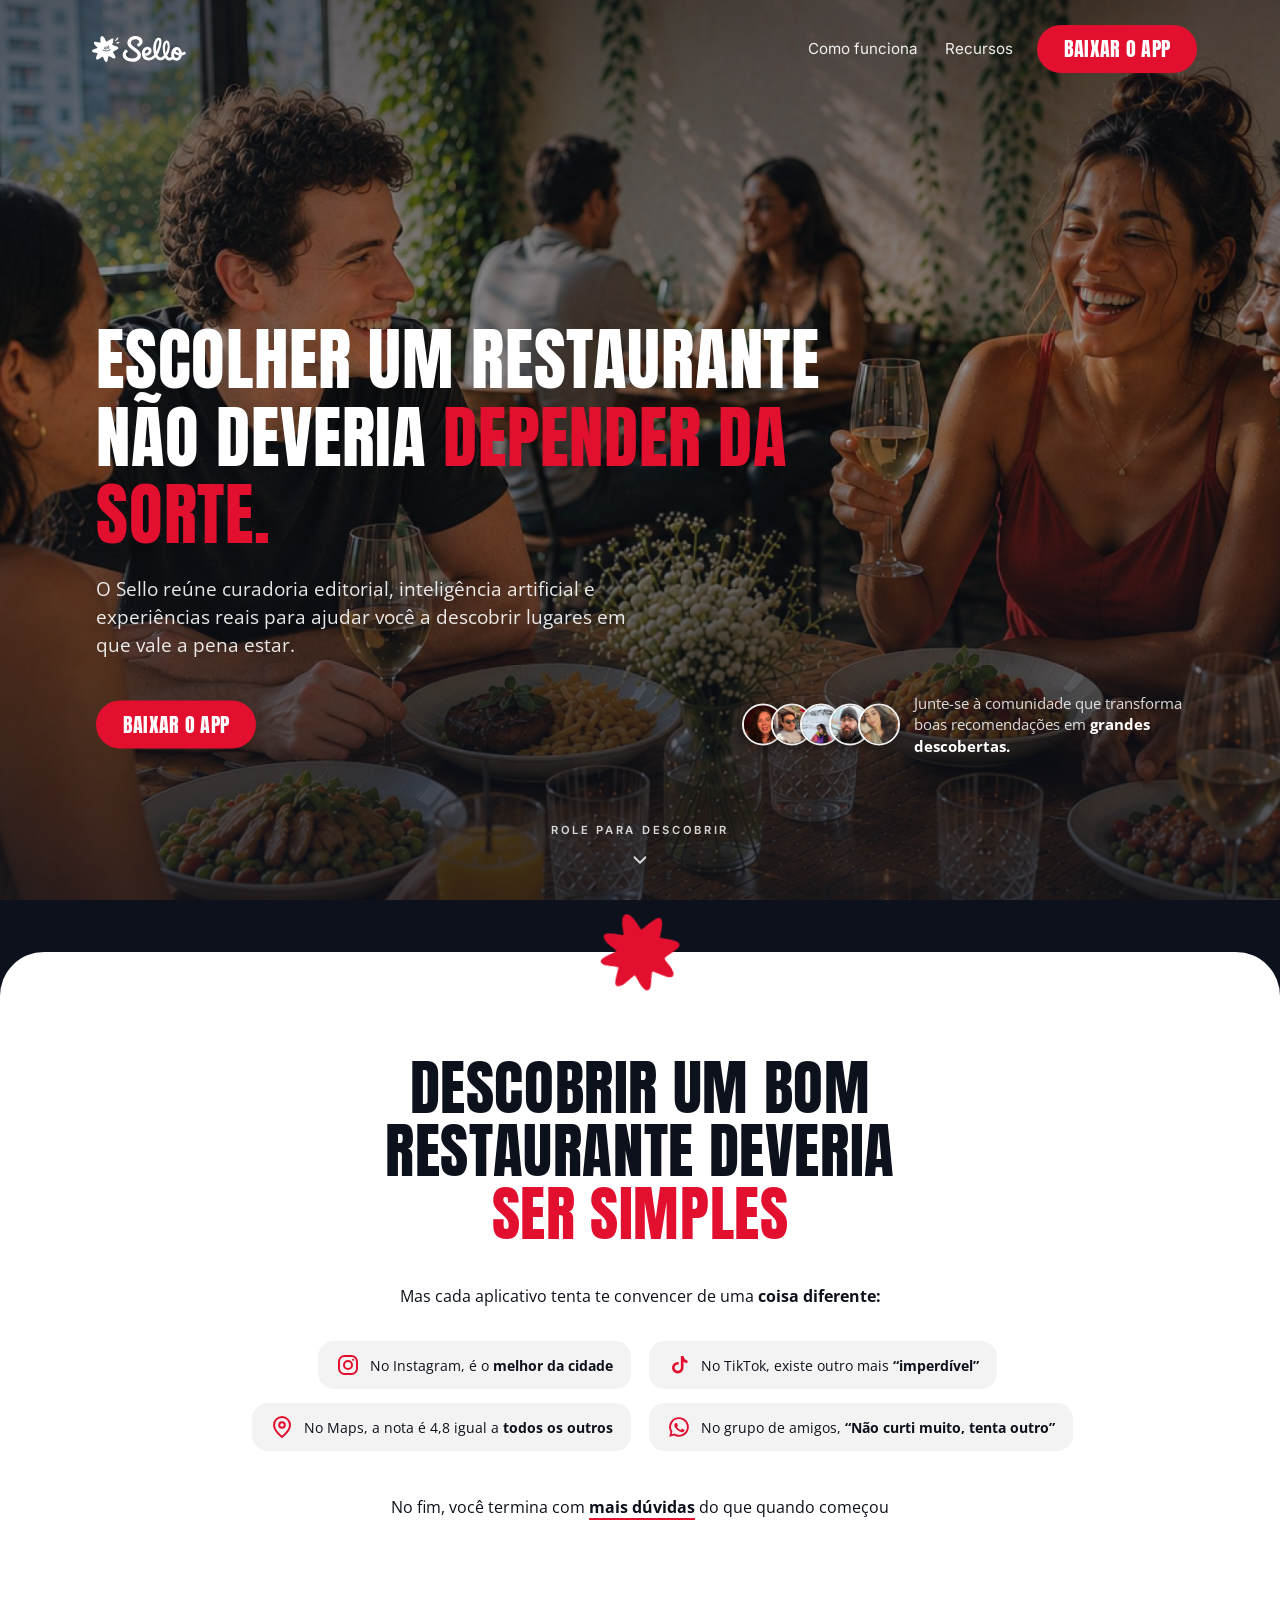
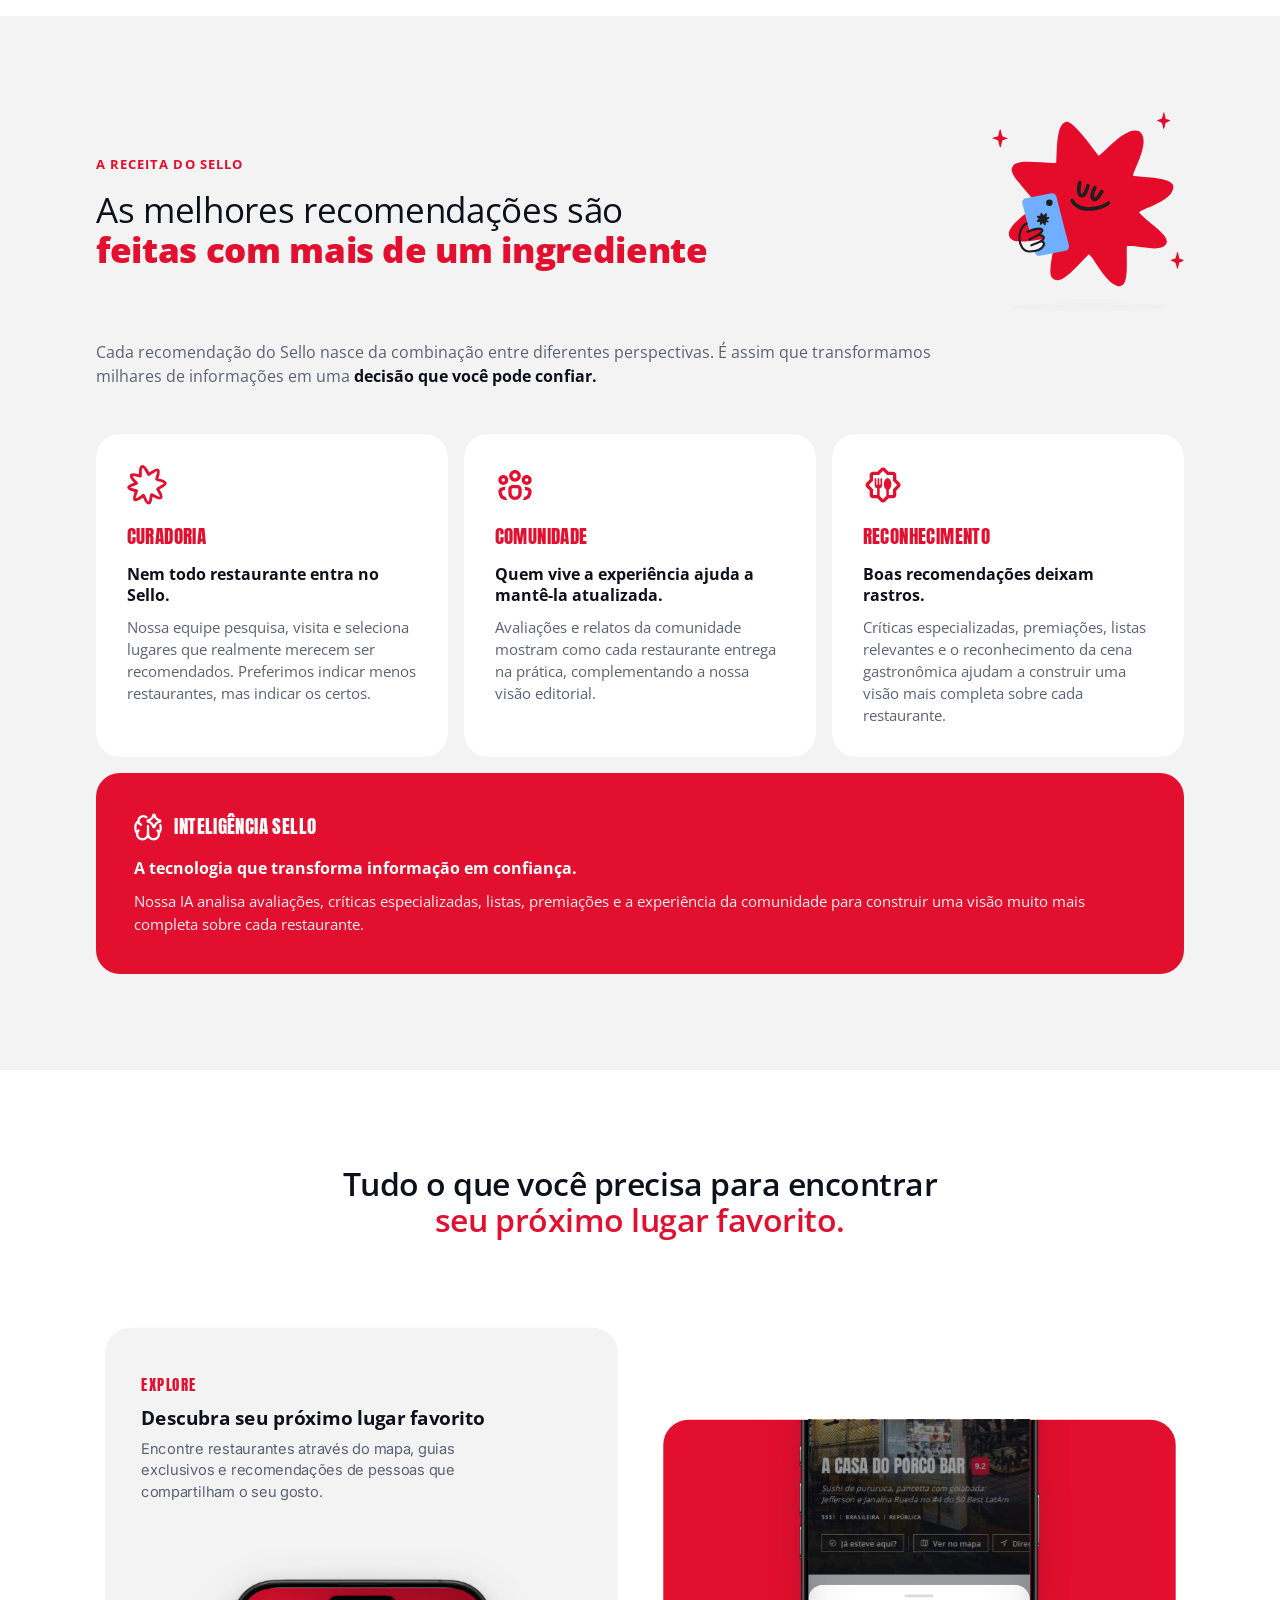
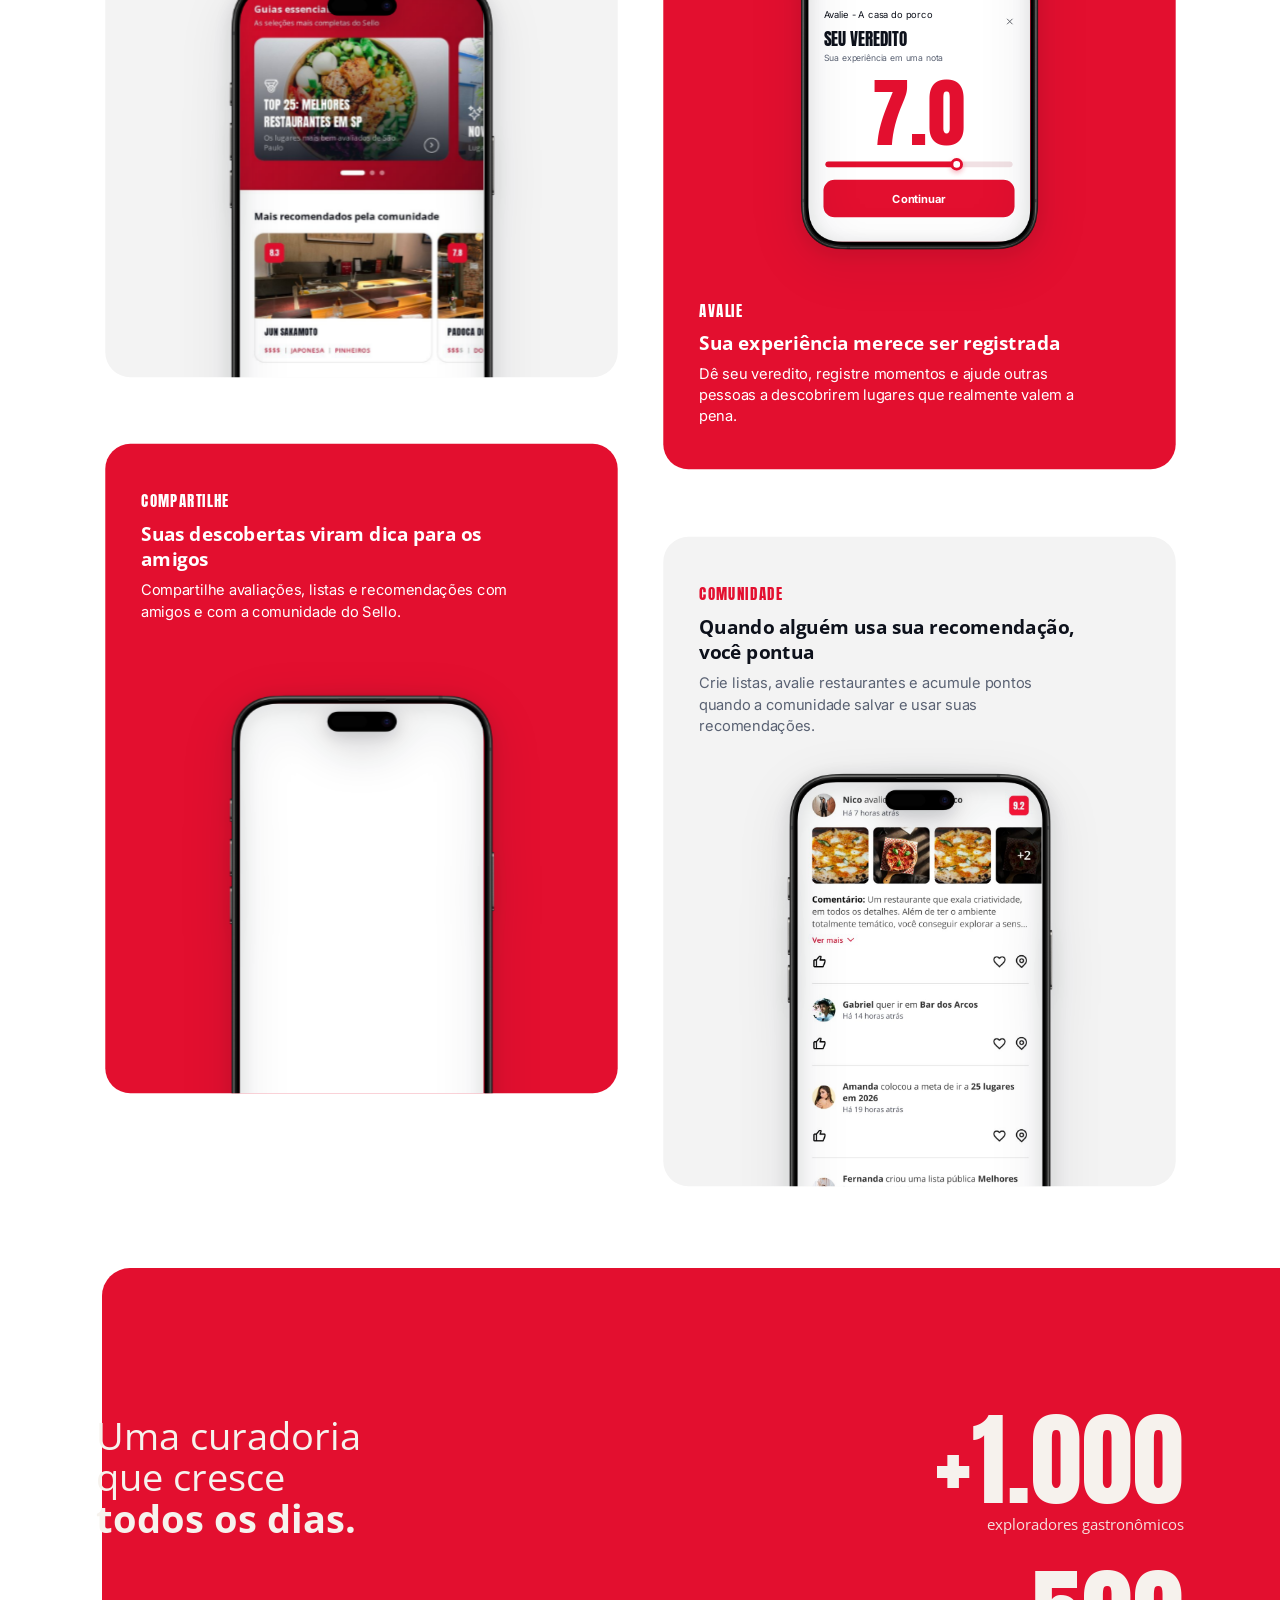
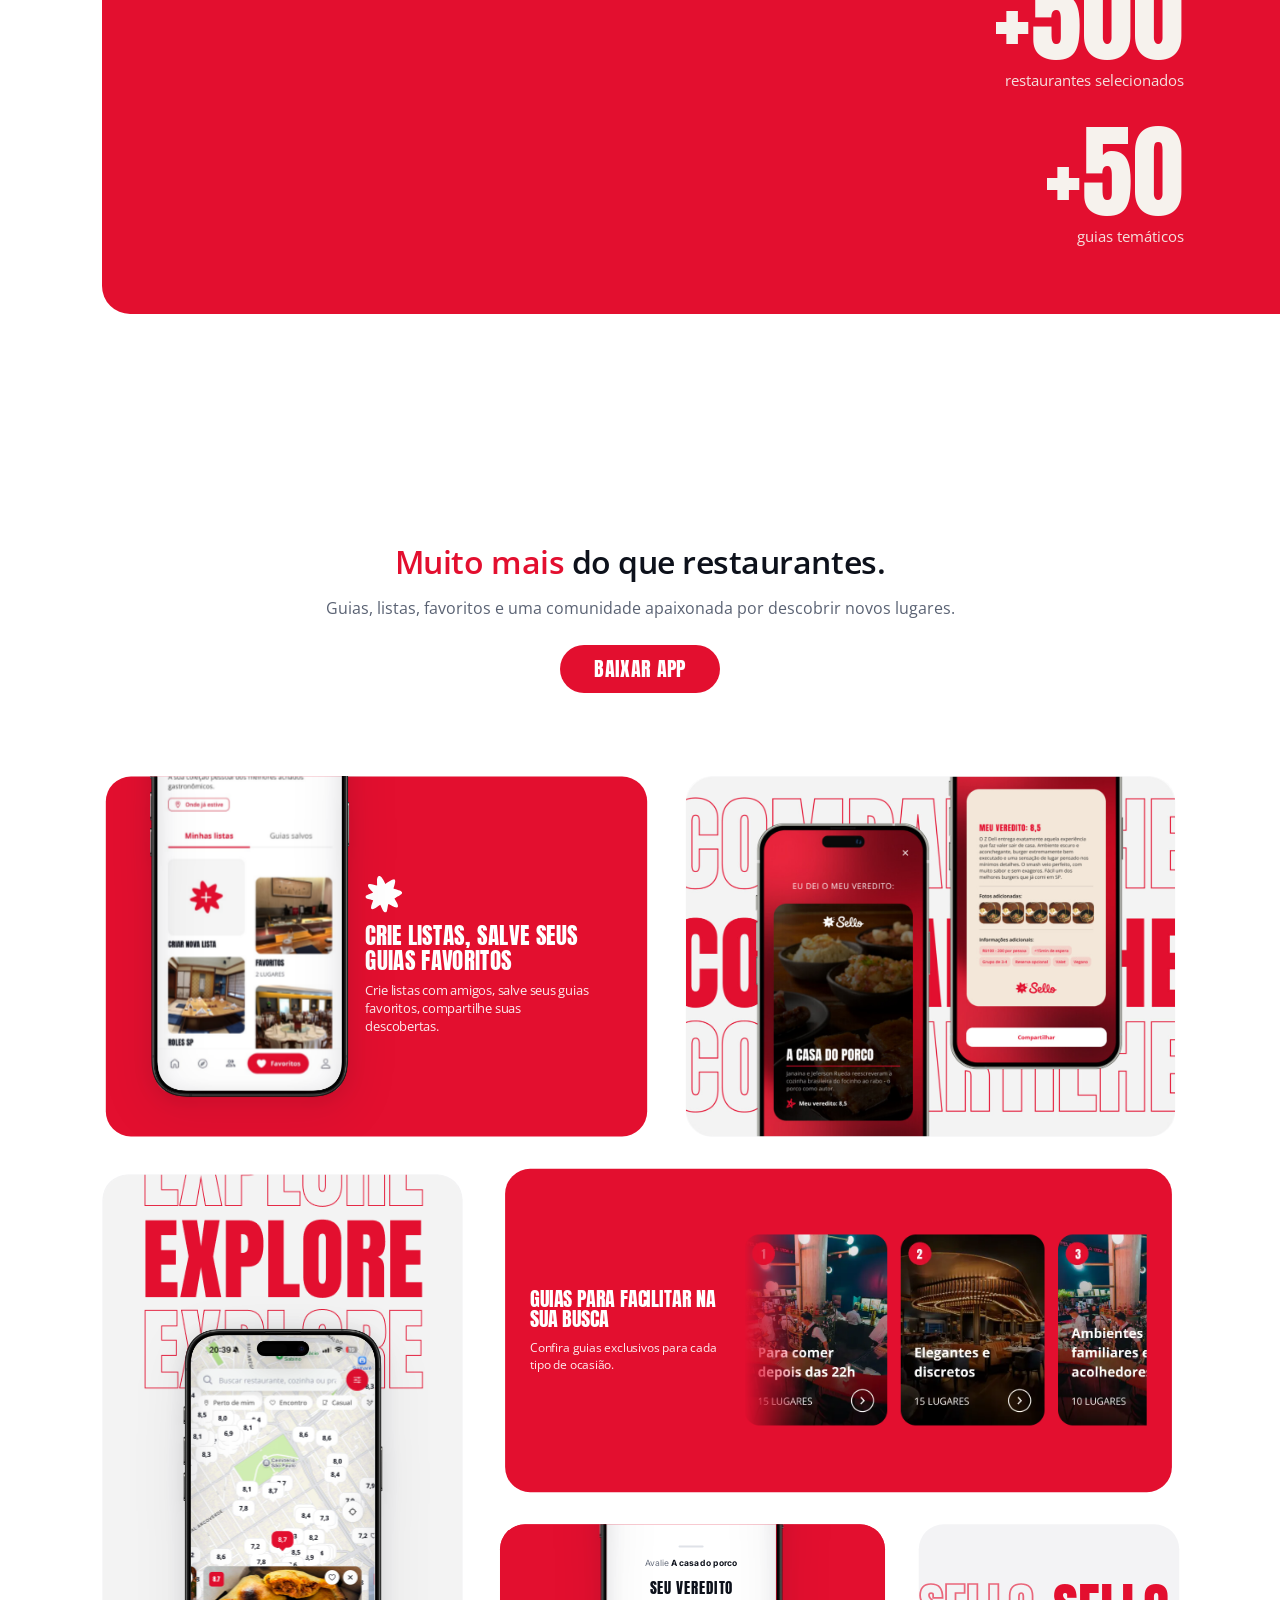
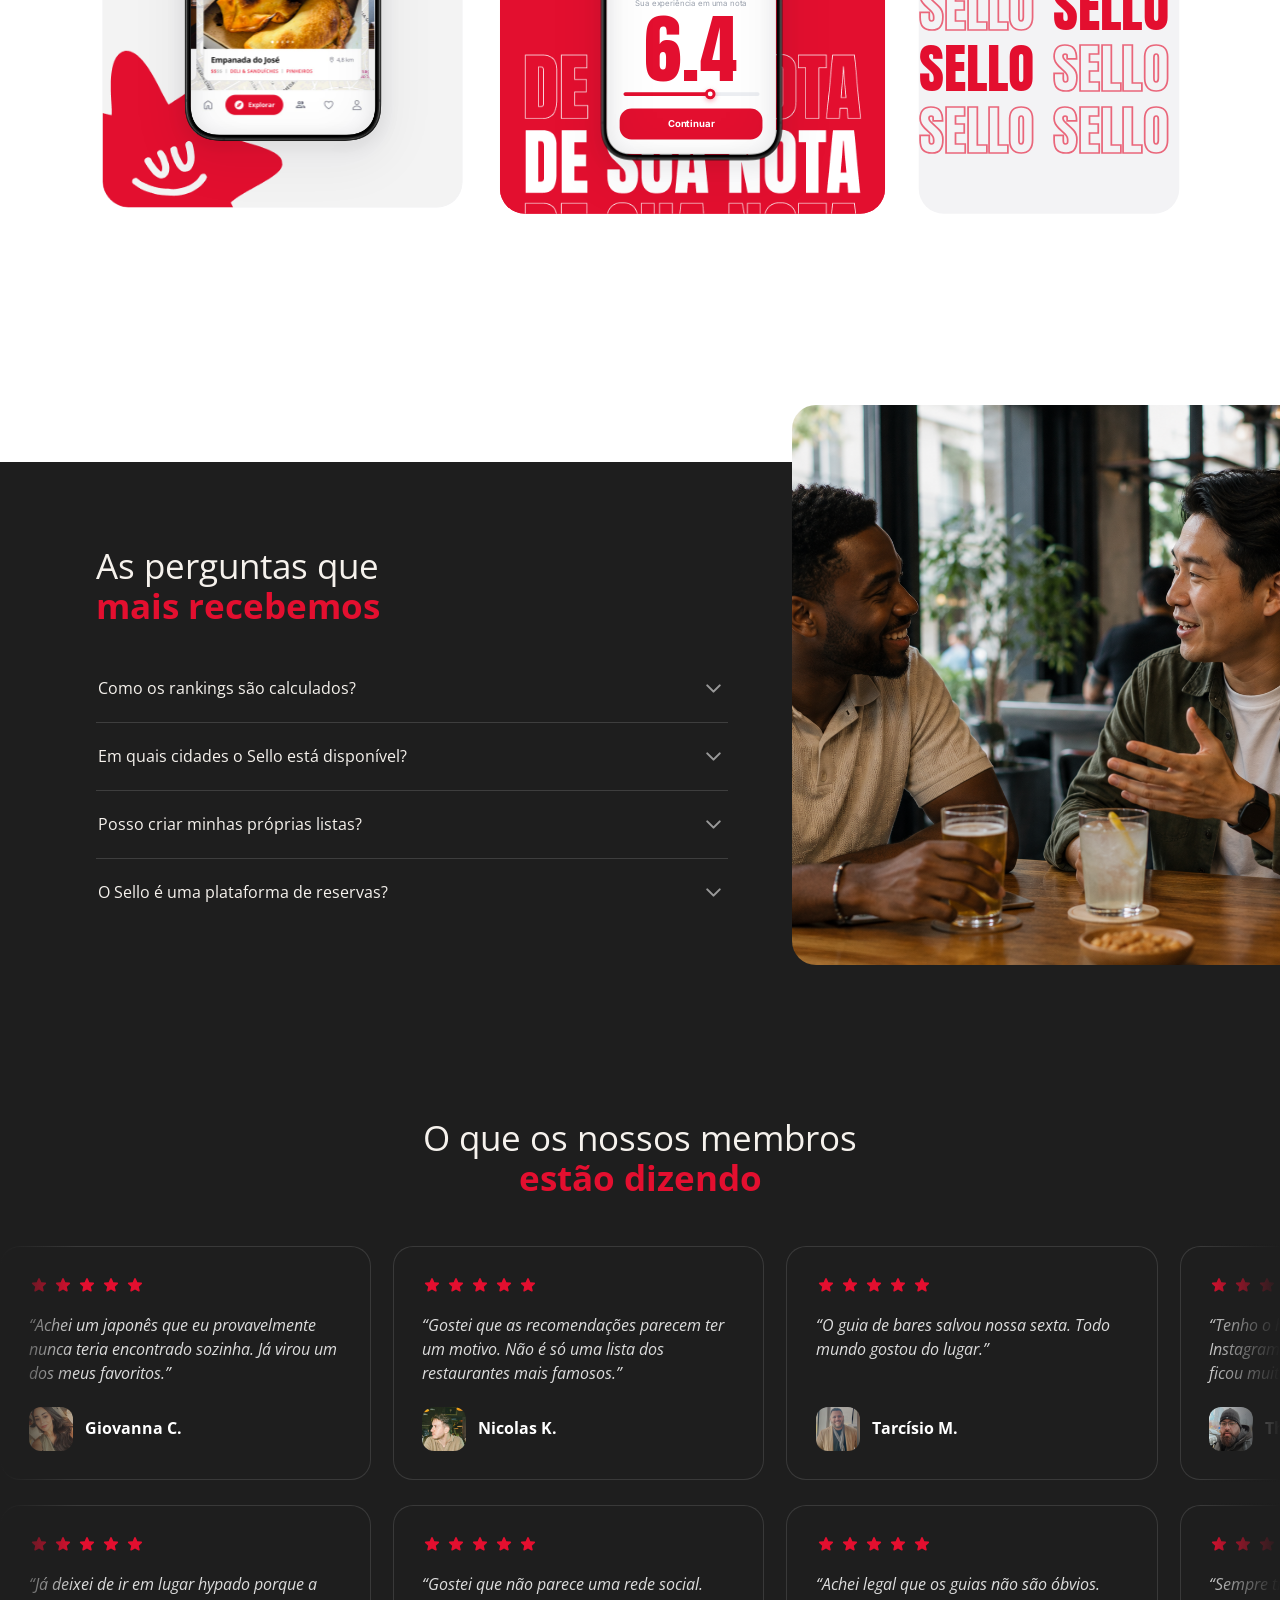
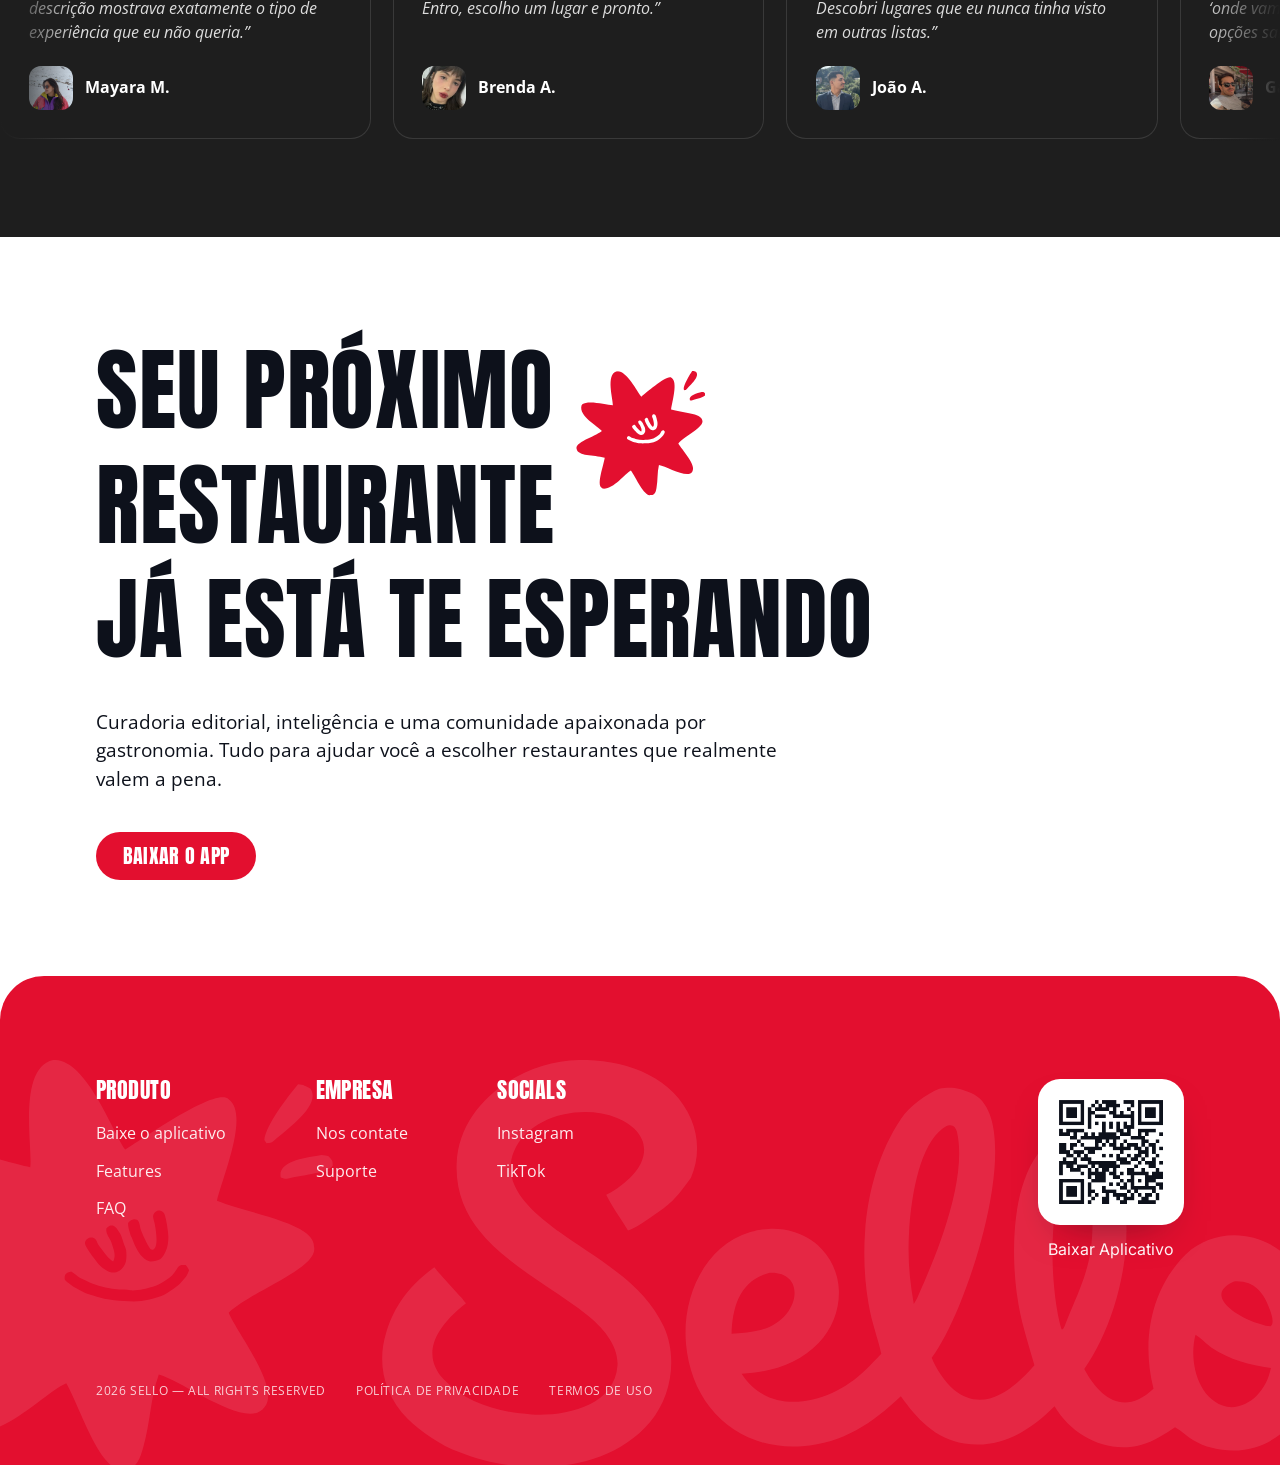
<file: index.html>
<!DOCTYPE html>
<html lang="pt-BR">
<head>
  <meta charset="UTF-8" />
  <meta name="viewport" content="width=device-width, initial-scale=1.0" />
  <script>/* F5 sempre volta ao topo (âncoras #hash continuam funcionando) */if('scrollRestoration' in history)history.scrollRestoration='manual';</script>
  <title>Sello</title>
  <meta name="description" content="Descubra lugares através de amigos, criadores e pessoas com gostos parecidos com o seu. Explore, avalie e compartilhe restaurantes em São Paulo." />
  <meta name="robots" content="index, follow" />
  <link rel="canonical" href="https://selloapp.com.br/" />

  <!-- Favicon — mascote Sello (estrela + carinha) -->
  <link rel="icon" href="favicon.svg" type="image/svg+xml" />
  <link rel="icon" href="favicon-32.png" sizes="32x32" type="image/png" />
  <link rel="apple-touch-icon" href="apple-touch-icon.png" />

  <!-- Open Graph -->
  <meta property="og:type" content="website" />
  <meta property="og:site_name" content="Sello" />
  <meta property="og:locale" content="pt_BR" />
  <meta property="og:url" content="https://selloapp.com.br/" />
  <meta property="og:title" content="Sello — Os melhores restaurantes vêm de pessoas." />
  <meta property="og:description" content="Explore. Avalie. Se conecte. Os melhores restaurantes vêm de pessoas." />
  <meta property="og:image" content="https://selloapp.com.br/assets/img/hero.jpg" />

  <!-- Twitter -->
  <meta name="twitter:card" content="summary_large_image" />
  <meta name="twitter:title" content="Sello — Os melhores restaurantes vêm de pessoas." />
  <meta name="twitter:description" content="Explore. Avalie. Se conecte. Os melhores restaurantes vêm de pessoas." />
  <meta name="twitter:image" content="https://selloapp.com.br/assets/img/hero.jpg" />

  <meta name="theme-color" content="#0D111B" />

  <script type="application/ld+json">
  {"@context":"https://schema.org","@type":"Organization","name":"Sello","url":"https://selloapp.com.br/","logo":"https://selloapp.com.br/apple-touch-icon.png","description":"App de descoberta de restaurantes em São Paulo: explore, avalie e compartilhe lugares através de amigos e pessoas com gostos parecidos.","areaServed":{"@type":"City","name":"São Paulo"}}
  </script>
  <link rel="preconnect" href="https://fonts.googleapis.com" />
  <link rel="preconnect" href="https://fonts.gstatic.com" crossorigin />
  <link href="https://fonts.googleapis.com/css2?family=Anton&family=Anton+SC&family=Inter:wght@400;500;600&family=Open+Sans:ital,wght@0,400;0,600;0,700;0,800;1,400&display=swap" rel="stylesheet" />
  <link rel="stylesheet" href="css/sello.css?v=135" />
</head>
<body>

<!-- ===================== NAV ===================== -->
<header class="nav" id="nav">
  <div class="nav__inner">
    <a class="nav__brand" href="#top" aria-label="Sello">
      <span class="nav__wordmark" aria-hidden="true"></span>
    </a>
    <nav class="nav__menu" aria-label="Principal">
      <a href="#receita">Como funciona</a>
      <a href="#como-funciona">Recursos</a>
    </nav>
    <a href="#baixar" class="btn btn--accent btn--app"><span class="btn__t">BAIXAR O APP</span></a>
  </div>
</header>

<main id="top">



<!-- ===================== HERO ===================== -->
<section class="hero">
  <div class="hero__media"><img src="assets/img/hero.jpg" alt="" /></div>
  <div class="hero__scrim"></div>
  <div class="hero__content wrap">
    <h1 class="hero__title" data-split>Escolher um restaurante não deveria <span class="accent">depender da sorte.</span></h1>
    <p class="hero__sub" data-reveal data-delay="1">O Sello reúne curadoria editorial, inteligência artificial e experiências reais para ajudar você a descobrir lugares em que vale a pena estar.</p>
    <div class="hero__cta" data-reveal data-delay="2">
      <a href="#baixar" class="btn btn--accent btn--app"><span class="btn__t">BAIXAR O APP</span></a>
      <div class="hero__join-wrap">
        <span class="avatars" aria-hidden="true"><img src="assets/avatars/av1.png" alt="" decoding="async" /><img src="assets/avatars/av2.png" alt="" decoding="async" /><img src="assets/avatars/av3.png" alt="" decoding="async" /><img src="assets/avatars/av4.png" alt="" decoding="async" /><img src="assets/avatars/av5.png" alt="" decoding="async" /></span>
        <p class="hero__join">Junte-se à comunidade que transforma boas recomendações em <strong>grandes descobertas.</strong></p>
      </div>
    </div>
  </div>
  <div class="hero__scroll" aria-hidden="true">
    <span class="hero__scroll-label">ROLE PARA DESCOBRIR</span>
    <svg class="hero__scroll-ico" viewBox="0 0 24 24"><path d="m6 9 6 6 6-6"/></svg>
  </div>
</section>

<!-- ===================== WHITE SHEET ===================== -->
<div class="sheet">
  <img src="assets/img/seal.svg" alt="" class="sheet__seal" aria-hidden="true" />

<!-- ===================== DESCOBRIR (problem framing — Figma 2028:1752) ===================== -->
<section class="discover wrap" id="discover">
  <h2 class="discover__title" data-split>Descobrir um bom restaurante deveria<br /><span class="accent">ser simples</span></h2>
  <p class="discover__lead" data-reveal>Mas cada aplicativo tenta te convencer de uma <strong>coisa diferente:</strong></p>
  <ul class="discover__chips">
    <li class="chip" data-reveal>
      <span class="chip__ic" aria-hidden="true"><svg viewBox="0 0 24 24" fill="none" stroke="currentColor" stroke-width="2" stroke-linecap="round"><rect x="3" y="3" width="18" height="18" rx="5.5"/><circle cx="12" cy="12" r="4"/><circle cx="17.2" cy="6.8" r="1.1" fill="currentColor" stroke="none"/></svg></span>
      <span>No Instagram, é o <strong>melhor da cidade</strong></span>
    </li>
    <li class="chip" data-reveal data-delay="1">
      <span class="chip__ic" aria-hidden="true"><svg viewBox="0 0 24 24" fill="currentColor"><path d="M16.5 3c.35 2.3 1.78 4.05 4 4.45V10c-1.5 0-2.86-.46-4-1.27v6.02a5.75 5.75 0 1 1-5.75-5.75c.32 0 .63.03.93.08v2.66a3.1 3.1 0 1 0 2.17 2.96V3h2.65z"/></svg></span>
      <span>No TikTok, existe outro mais <strong>&ldquo;imperdível&rdquo;</strong></span>
    </li>
    <li class="chip" data-reveal data-delay="1">
      <span class="chip__ic" aria-hidden="true"><svg viewBox="0 0 24 24" fill="none" stroke="currentColor" stroke-width="2" stroke-linejoin="round"><path d="M20 10c0 5.5-8 12-8 12s-8-6.5-8-12a8 8 0 0 1 16 0Z"/><circle cx="12" cy="10" r="2.8"/></svg></span>
      <span>No Maps, a nota é 4,8 igual a <strong>todos os outros</strong></span>
    </li>
    <li class="chip" data-reveal data-delay="2">
      <span class="chip__ic" aria-hidden="true"><svg viewBox="0 0 24 24" fill="currentColor"><path d="M12 2.2A9.8 9.8 0 0 0 3.5 17l-1.3 4.8 4.95-1.3A9.8 9.8 0 1 0 12 2.2zm0 1.9a7.9 7.9 0 1 1-4.1 14.65l-.3-.18-2.93.77.78-2.86-.2-.3A7.9 7.9 0 0 1 12 4.1zM8.9 7.9c-.16 0-.42.06-.64.3-.22.24-.86.84-.86 2.05s.88 2.38.99 2.54c.12.16 1.73 2.78 4.27 3.78 2.12.83 2.55.67 3.01.62.46-.04 1.48-.6 1.69-1.18.21-.58.21-1.08.15-1.18-.06-.1-.22-.16-.46-.28s-1.48-.73-1.7-.81c-.23-.08-.4-.12-.56.12s-.64.8-.79.97c-.14.16-.29.18-.53.06-.24-.12-1.03-.38-1.96-1.21-.72-.65-1.21-1.45-1.36-1.69-.14-.24-.01-.37.11-.49.11-.11.24-.29.36-.43.12-.14.16-.24.24-.4.08-.16.04-.3-.02-.42-.06-.12-.55-1.33-.76-1.82-.2-.48-.4-.41-.55-.42z"/></svg></span>
      <span>No grupo de amigos, <strong>&ldquo;Não curti muito, tenta outro&rdquo;</strong></span>
    </li>
  </ul>
  <p class="discover__foot" data-reveal data-delay="2">No fim, você termina com <strong class="u-red">mais dúvidas</strong> do que quando começou</p>
</section>

<!-- ===================== A RECEITA DO SELLO (Figma 2028:1752) ===================== -->
<section class="recipe" id="receita">
  <div class="recipe__inner wrap">
    <div class="recipe__top">
      <div class="recipe__intro">
        <span class="recipe__eye" data-reveal>A receita do Sello</span>
        <h2 class="recipe__title" data-reveal data-delay="1">As melhores recomendações são <strong>feitas com mais de um ingrediente</strong></h2>
      </div>
      <div class="recipe__art" data-reveal data-delay="1" aria-hidden="true"><svg width="288" height="299" viewBox="0 0 288 299" fill="none" xmlns="http://www.w3.org/2000/svg">
<g id="Group 170">
<g id="Group 162" class="sf-char">
<path id="Vector" d="M220.318 28.6607C201.701 20.9418 172.379 56.6498 160.06 65.6488C152.156 56.1499 120.584 10.2502 110.573 14.9414C95.2384 19.3977 97.9245 61.7987 96.2604 76.2588C74.432 77.062 35.4341 69.1044 30.6593 82.425C22.5589 93.7835 56.967 120.549 66.2039 138.722C57.5373 148.293 20.3946 171.474 25.8132 185.847C30.2939 203.568 78.4358 187.691 93.8282 189.02C93.8046 204.861 88.6933 218.524 87.7571 234.33C87.6558 237.55 85.9498 248.329 93.5966 251.07C106.764 258.929 131.023 225.969 145.62 213.222C156.429 223.498 170.974 258.928 191.997 261.53L194.309 260.313C205.972 256.826 200.975 216.481 202.39 201.138C227.013 200.794 253.411 211.057 261.41 197.699C268.123 184.944 233.821 166.867 220.545 150.489C230.704 142.957 272.743 133.243 272.097 111.01L270.989 108.456C262.182 97.0245 224.804 97.9448 211.346 95.5421C213.65 84.3171 239.536 40.7811 220.318 28.6607Z" fill="#E50C2B"/>
</g>
<g id="Group 163" class="sf-char">
<path id="Vector 49" d="M45.5601 137.269L56.0182 177.707L66.588 175.268H74.7186C74.9896 176.352 75.369 178.683 74.7186 179.333C74.0681 179.984 72.2794 182.856 71.4663 184.211L77.1578 186.651L77.9708 189.903L74.7186 193.155L76.3447 193.968L77.9708 198.847L74.7186 204.538L64.1488 209.416L64.7835 211.32C65.816 214.418 68.9847 216.27 72.1902 215.65L110.229 208.287C113.902 207.576 116.219 203.921 115.296 200.296L96.5552 126.722C95.7066 123.39 92.4121 121.294 89.035 121.938L50.6404 129.251C46.9485 129.954 44.6192 133.631 45.5601 137.269Z" fill="#70AEFF"/>
<circle id="Ellipse 99" cx="4.87047" cy="4.87047" r="4.87047" transform="matrix(-1.00162 0 0 1.00162 90.9751 131.362)" fill="#1E1E1E"/>
<path id="Vector 40" d="M53.2027 179.46C76.4948 170.218 87.7921 176.913 55.9547 191.29M70.3331 183.914C75.4669 184.941 88.8187 189.731 59.0354 200.001M71.5948 194.781C81.6299 190.758 82.1493 208.347 55.9547 209.244C37.4689 208.217 36.1132 175.053 51.8472 167.137" stroke="#1E1E1E" stroke-width="3.25224" stroke-linecap="round"/>
</g>
<path id="Vector_2" class="sf-char" d="M82.0266 152.128C80.5897 151.532 78.3265 154.288 77.3756 154.983C76.7655 154.249 74.3286 150.707 73.5559 151.069C72.3723 151.413 72.5796 154.685 72.4512 155.802C70.7664 155.864 67.7563 155.249 67.3877 156.277C66.7625 157.154 69.4183 159.22 70.1313 160.623C69.4623 161.362 66.5955 163.151 67.0137 164.26C67.3595 165.628 71.0754 164.403 72.2635 164.505C72.2616 165.728 71.8671 166.782 71.7949 168.002C71.7871 168.251 71.6554 169.083 72.2456 169.294C73.2619 169.901 75.1344 167.357 76.2611 166.373C77.0954 167.166 78.218 169.901 79.8407 170.102L80.0191 170.008C80.9194 169.739 80.5337 166.625 80.6428 165.44C82.5434 165.414 84.581 166.206 85.1984 165.175C85.7165 164.19 83.0689 162.795 82.0442 161.531C82.8283 160.95 86.0731 160.2 86.0233 158.484L85.9377 158.287C85.2579 157.404 82.3729 157.475 81.3342 157.29C81.512 156.424 83.51 153.063 82.0266 152.128Z" fill="#1E1E1E"/>
<ellipse id="Ellipse 102" class="sf-shadow" cx="147.237" cy="292.758" rx="116.508" ry="6.24151" fill="#F0F0F0"/>
<g id="Group 140" class="sf-char">
<path id="Vector_3" d="M120.673 130.168C120.067 130.124 119.457 130.165 118.851 130.19C118.082 130.945 117.652 131.815 117.19 132.77C117.638 133.921 118.049 135.124 118.817 136.107C119.721 137.263 120.707 138.539 121.747 139.565C123.03 140.83 124.62 141.943 126.133 142.914C127.2 143.596 128.278 144.393 129.401 144.973C130.353 145.464 131.417 145.794 132.43 146.136C135.303 147.109 137.201 147.617 140.213 147.969C142.759 148.267 146.028 148.143 148.598 147.984C151.733 147.79 155.072 147.58 158.143 146.898C159.353 146.629 160.521 146.166 161.718 145.842C165.764 144.744 167.858 144.021 171.457 141.829C172.511 141.188 173.554 140.582 174.525 139.817C175.478 139.035 176.548 138.393 177.257 137.361C177.289 136.602 177.364 135.705 177.018 135.005C176.491 133.939 175.155 133.686 174.12 133.362C172.611 134.187 171.41 135.554 169.956 136.495C169.025 137.097 167.872 137.443 166.863 137.909C165.901 138.354 164.971 138.876 163.993 139.284C159.853 141.009 155.382 141.93 150.918 142.273C150.046 142.34 149.171 142.276 148.301 142.333C147.383 142.393 146.474 142.606 145.554 142.678C143.671 142.825 141.323 142.532 139.477 142.131C134.664 141.083 131.701 140.205 127.757 137.215C126.981 136.627 126.092 136.034 125.431 135.318C124.496 134.305 123.771 133.117 123.024 131.966C122.411 131.019 121.943 130.433 120.809 130.196L120.673 130.168Z" fill="#1E1E1E"/>
<path id="Vector_4" d="M132.268 103.181C131.945 103.16 131.62 103.152 131.304 103.227C130.473 103.424 129.74 103.902 129.298 104.637C128.278 106.339 127.258 113.872 127.21 116.066C127.176 117.667 127.351 119.711 127.753 121.257C128.186 122.929 129.672 126.466 131.179 127.304C132.369 127.967 135.112 128.676 136.416 128.288C139.754 127.294 142.156 123.311 143.449 120.288C144.135 118.688 144.569 117.146 145.417 115.597C145.964 113.484 146.723 111.561 146.663 109.345C146.034 108.546 145.254 107.941 144.262 107.664C143.62 107.485 142.913 107.48 142.327 107.838C141.062 108.612 140.998 111.057 140.61 112.371C140.145 113.944 136.661 121.978 135.422 122.54C135.101 122.685 134.702 122.589 134.398 122.444C131.722 121.165 133.391 111.897 133.884 109.414C134.085 108.398 134.507 107.302 134.588 106.277C134.615 105.927 134.517 105.53 134.4 105.201C134.04 104.187 133.204 103.614 132.268 103.181Z" fill="#1E1E1E"/>
<path id="Vector_5" d="M155.15 110.637C154.779 110.61 154.392 110.59 154.027 110.679C152.587 111.031 151.514 113.098 150.765 114.238C150.442 114.731 150.163 115.235 149.944 115.782C149.456 117.004 149.165 118.308 148.749 119.556C148.383 120.655 147.783 121.691 147.605 122.846C147.35 124.504 147.376 126.959 147.736 128.601C148.106 130.294 149.331 132.062 150.801 132.963C152.097 133.758 153.66 134.134 155.157 133.753C156.989 133.287 159.533 131.376 160.776 129.961C161.417 129.231 161.919 128.377 162.525 127.617C163.601 126.269 164.587 125.032 165.473 123.544C166.062 122.389 167.232 120.957 167.45 119.684C167.549 119.101 167.415 118.533 167.067 118.058C166.542 117.341 165.674 116.764 164.79 116.629C163.924 116.497 163.002 116.793 162.398 117.438C161.773 118.106 161.558 119.243 161.09 120.036C160.59 120.882 159.901 121.649 159.323 122.448C157.469 125.013 156.426 126.53 153.866 128.459C152.59 125.792 153.271 123.409 154.158 120.761C154.467 119.837 154.749 118.866 155.162 117.983C156.24 115.675 157.338 114.878 157.163 112.111C156.573 111.412 155.974 111.027 155.15 110.637Z" fill="#1E1E1E"/>
</g>
<path id="Vector_6" class="sf-star sf-star1" d="M11.993 26.0421C12.2301 26.1333 13.1222 26.616 13.1521 26.8374C13.646 30.5077 14.3676 33.3592 16.0479 36.6816C18.901 37.7456 21.5768 38.4539 24.5021 39.2622C21.6746 40.3187 18.6852 41.3091 15.8232 42.3037C14.6944 45.0832 13.5481 52.3869 12.4548 53.6623C11.0108 51.9938 10.3635 45.9334 9.21978 42.7901L0 39.0989C2.90522 38.1378 6.27484 37.2684 9.2514 36.4287C10.3156 32.735 10.3118 29.7366 11.993 26.0421Z" fill="#E50C2B"/>
<path id="Vector_7" class="sf-star sf-star2" d="M257.619 0C259.02 1.01007 259.888 7.7524 260.501 10.1057C263.035 11.2209 264.504 10.858 266.924 12.5081L267.03 13.1828C265.7 14.1917 262.072 15.5948 260.165 16.5806C259.783 18.8854 259.214 24.5996 257.38 25.7349C256.472 23.7633 256.151 20.1382 255.287 17.8259C254.078 14.5889 248.149 14.4537 247.4 12.5009C248.562 11.6575 252.648 10.7244 254.546 10.0522C255.584 7.63058 256.852 2.73301 257.619 0Z" fill="#E50C2B"/>
<path id="Vector_8" class="sf-star sf-star3" d="M278.07 209.645C279.471 210.655 280.339 217.398 280.952 219.751C283.486 220.866 284.955 220.503 287.375 222.153L287.481 222.828C286.151 223.837 282.523 225.24 280.616 226.226C280.234 228.531 279.665 234.245 277.831 235.38C276.923 233.409 276.602 229.784 275.738 227.471C274.529 224.234 268.6 224.099 267.851 222.146C269.013 221.303 273.099 220.37 274.997 219.698C276.035 217.276 277.303 212.378 278.07 209.645Z" fill="#E50C2B"/>
</g>
</svg></div>
    </div>
    <p class="recipe__sub" data-reveal>Cada recomendação do Sello nasce da combinação entre diferentes perspectivas. É assim que transformamos milhares de informações em uma <strong>decisão que você pode confiar.</strong></p>
    <div class="recipe__cols">
    <article class="ing" data-reveal>
      <span class="ing__ic" aria-hidden="true"><svg viewBox="0 0 65 66" fill="none" xmlns="http://www.w3.org/2000/svg"> <path d="M24.8942 2.42037C29.6166 2.18416 33.2653 12.6245 35.2734 15.6547C37.771 14.149 48.3767 6.33706 50.2162 8.20739C53.2499 10.4557 49.3002 19.8162 48.5231 23.2174C53.28 25.1663 62.5222 26.5264 62.5222 29.922C63.412 33.1437 53.6946 36.4039 50.2162 39.761C51.3725 42.6247 57.74 50.8687 55.4056 53.6767C53.0134 57.3168 43.6385 49.8323 40.1341 48.8862C38.8853 52.4665 38.9326 55.9666 37.8881 59.613C37.6556 60.3485 37.1791 62.9215 35.2734 62.9215C31.7435 63.6306 28.9951 54.2209 26.7805 50.1597C23.58 51.6056 17.5635 58.4313 12.7148 57.3168L12.3005 56.8547C10.0009 55.1226 14.298 46.4137 15.2002 42.8334C9.78952 40.7619 3.14738 40.9427 2.43838 37.2776C1.96556 33.8527 10.9719 32.5468 15.2002 29.922C13.5528 27.3979 5.03804 21.7998 6.94058 16.8298L7.38746 16.3425C10.2374 14.4735 18.4189 17.7078 21.5812 18.2548C21.961 15.5326 19.6906 3.60216 24.8942 2.42037Z" stroke="currentColor" stroke-width="4.81974" stroke-linejoin="round"/> </svg></span>
      <h3 class="ing__t">Curadoria</h3>
      <p class="ing__lead">Nem todo restaurante entra no Sello.</p>
      <p class="ing__body">Nossa equipe pesquisa, visita e seleciona lugares que realmente merecem ser recomendados. Preferimos indicar menos restaurantes, mas indicar os certos.</p>
    </article>
    <article class="ing" data-reveal data-delay="1">
      <span class="ing__ic" aria-hidden="true"><svg viewBox="0 0 60 60" fill="none" xmlns="http://www.w3.org/2000/svg"> <path d="M30.0012 12.5C29.0066 12.5 28.0528 12.8951 27.3495 13.5983C26.6462 14.3016 26.2512 15.2554 26.2512 16.25C26.2512 17.2446 26.6462 18.1984 27.3495 18.9017C28.0528 19.6049 29.0066 20 30.0012 20C30.9957 20 31.9495 19.6049 32.6528 18.9017C33.3561 18.1984 33.7512 17.2446 33.7512 16.25C33.7512 15.2554 33.3561 14.3016 32.6528 13.5983C31.9495 12.8951 30.9957 12.5 30.0012 12.5ZM21.2512 16.25C21.2512 15.1009 21.4775 13.9631 21.9172 12.9015C22.3569 11.8399 23.0015 10.8753 23.814 10.0628C24.6265 9.2503 25.5911 8.60578 26.6527 8.16605C27.7143 7.72633 28.8521 7.5 30.0012 7.5C31.1502 7.5 32.288 7.72633 33.3496 8.16605C34.4112 8.60578 35.3758 9.2503 36.1883 10.0628C37.0009 10.8753 37.6454 11.8399 38.0851 12.9015C38.5248 13.9631 38.7512 15.1009 38.7512 16.25C38.7512 18.5706 37.8293 20.7962 36.1883 22.4372C34.5474 24.0781 32.3218 25 30.0012 25C27.6805 25 25.4549 24.0781 23.814 22.4372C22.173 20.7962 21.2512 18.5706 21.2512 16.25ZM12.5012 20C11.8381 20 11.2022 20.2634 10.7334 20.7322C10.2645 21.2011 10.0012 21.837 10.0012 22.5C10.0012 23.163 10.2645 23.7989 10.7334 24.2678C11.2022 24.7366 11.8381 25 12.5012 25C13.1642 25 13.8001 24.7366 14.2689 24.2678C14.7378 23.7989 15.0012 23.163 15.0012 22.5C15.0012 21.837 14.7378 21.2011 14.2689 20.7322C13.8001 20.2634 13.1642 20 12.5012 20ZM5.00115 22.5C5.00115 20.5109 5.79133 18.6032 7.19785 17.1967C8.60438 15.7902 10.512 15 12.5012 15C14.4903 15 16.3979 15.7902 17.8045 17.1967C19.211 18.6032 20.0012 20.5109 20.0012 22.5C20.0012 24.4891 19.211 26.3968 17.8045 27.8033C16.3979 29.2098 14.4903 30 12.5012 30C10.512 30 8.60438 29.2098 7.19785 27.8033C5.79133 26.3968 5.00115 24.4891 5.00115 22.5ZM45.0012 22.5C45.0012 21.837 45.2645 21.2011 45.7334 20.7322C46.2022 20.2634 46.8381 20 47.5012 20C48.1642 20 48.8001 20.2634 49.2689 20.7322C49.7378 21.2011 50.0012 21.837 50.0012 22.5C50.0012 23.163 49.7378 23.7989 49.2689 24.2678C48.8001 24.7366 48.1642 25 47.5012 25C46.8381 25 46.2022 24.7366 45.7334 24.2678C45.2645 23.7989 45.0012 23.163 45.0012 22.5ZM47.5012 15C45.512 15 43.6044 15.7902 42.1978 17.1967C40.7913 18.6032 40.0012 20.5109 40.0012 22.5C40.0012 24.4891 40.7913 26.3968 42.1978 27.8033C43.6044 29.2098 45.512 30 47.5012 30C49.4903 30 51.3979 29.2098 52.8045 27.8033C54.211 26.3968 55.0012 24.4891 55.0012 22.5C55.0012 20.5109 54.211 18.6032 52.8045 17.1967C51.3979 15.7902 49.4903 15 47.5012 15ZM20.0012 36.25C20.0012 32.8 22.8012 30 26.2512 30H33.7512C37.2012 30 40.0012 32.8 40.0012 36.25V42.5C40.0012 45.1522 38.9476 47.6957 37.0722 49.5711C35.1969 51.4464 32.6533 52.5 30.0012 52.5C27.349 52.5 24.8054 51.4464 22.9301 49.5711C21.0547 47.6957 20.0012 45.1522 20.0012 42.5V36.25ZM26.2512 35C25.9196 35 25.6017 35.1317 25.3673 35.3661C25.1328 35.6005 25.0012 35.9185 25.0012 36.25V42.5C25.0012 43.8261 25.5279 45.0979 26.4656 46.0355C27.4033 46.9732 28.6751 47.5 30.0012 47.5C31.3272 47.5 32.599 46.9732 33.5367 46.0355C34.4744 45.0979 35.0012 43.8261 35.0012 42.5V36.25C35.0012 35.9185 34.8695 35.6005 34.635 35.3661C34.4006 35.1317 34.0827 35 33.7512 35H26.2512ZM15.0012 36.25C15.0012 34.805 15.2712 33.425 15.7712 32.16L9.61615 33.81C8.01596 34.2389 6.65154 35.2857 5.82273 36.7201C4.99393 38.1546 4.76856 39.8594 5.19615 41.46L6.16615 45.085C6.50614 46.3537 7.09271 47.5429 7.89237 48.5848C8.69203 49.6268 9.68911 50.501 10.8267 51.1575C11.9642 51.814 13.22 52.24 14.5222 52.4112C15.8244 52.5823 17.1476 52.4953 18.4162 52.155L18.5012 52.13C17.3478 50.7559 16.4502 49.186 15.8512 47.495C14.7463 47.5007 13.6706 47.1402 12.7923 46.4699C11.9139 45.7996 11.2823 44.8572 10.9962 43.79L10.0262 40.165C9.94067 39.8448 9.98588 39.5037 10.1518 39.2167C10.3178 38.9298 10.5909 38.7206 10.9112 38.635L15.0012 37.535V36.25ZM41.5812 52.15L41.5012 52.135C42.6412 50.77 43.5462 49.205 44.1512 47.495C45.2552 47.4995 46.3297 47.1386 47.207 46.4683C48.0844 45.7981 48.7152 44.8564 49.0012 43.79L49.9662 40.165C50.0516 39.8448 50.0064 39.5037 49.8405 39.2167C49.6745 38.9298 49.4014 38.7206 49.0812 38.635L45.0012 37.54V36.25C45.0012 34.805 44.7312 33.43 44.2362 32.16L50.3762 33.81C51.9763 34.2389 53.3408 35.2857 54.1696 36.7201C54.9984 38.1546 55.2237 39.8594 54.7962 41.46L53.8262 45.085C53.4862 46.3537 52.8996 47.5429 52.0999 48.5848C51.3003 49.6268 50.3032 50.501 49.1656 51.1575C48.0281 51.814 46.7723 52.24 45.4701 52.4112C44.1679 52.5823 42.8447 52.4953 41.5761 52.155" fill="currentColor"/> </svg></span>
      <h3 class="ing__t">Comunidade</h3>
      <p class="ing__lead">Quem vive a experiência ajuda a mantê-la atualizada.</p>
      <p class="ing__body">Avaliações e relatos da comunidade mostram como cada restaurante entrega na prática, complementando a nossa visão editorial.</p>
    </article>
    <article class="ing" data-reveal data-delay="2">
      <span class="ing__ic" aria-hidden="true"><svg viewBox="0 0 60 60" fill="none" xmlns="http://www.w3.org/2000/svg"> <path d="M21.625 50H15C13.625 50 12.4483 49.5108 11.47 48.5325C10.4917 47.5542 10.0017 46.3767 10 45V38.375L5.1875 33.5C4.72917 33 4.375 32.4483 4.125 31.845C3.875 31.2417 3.75 30.6267 3.75 30C3.75 29.3733 3.875 28.7592 4.125 28.1575C4.375 27.5558 4.72917 27.0033 5.1875 26.5L10 21.625V15C10 13.625 10.49 12.4483 11.47 11.47C12.45 10.4917 13.6267 10.0017 15 10H21.625L26.5 5.1875C27 4.72917 27.5525 4.375 28.1575 4.125C28.7625 3.875 29.3767 3.75 30 3.75C30.6233 3.75 31.2383 3.875 31.845 4.125C32.4517 4.375 33.0033 4.72917 33.5 5.1875L38.375 10H45C46.375 10 47.5525 10.49 48.5325 11.47C49.5125 12.45 50.0017 13.6267 50 15V21.625L54.8125 26.5C55.2708 27 55.625 27.5525 55.875 28.1575C56.125 28.7625 56.25 29.3767 56.25 30C56.25 30.6233 56.125 31.2383 55.875 31.845C55.625 32.4517 55.2708 33.0033 54.8125 33.5L50 38.375V45C50 46.375 49.5108 47.5525 48.5325 48.5325C47.5542 49.5125 46.3767 50.0017 45 50H38.375L33.5 54.8125C33 55.2708 32.4483 55.625 31.845 55.875C31.2417 56.125 30.6267 56.25 30 56.25C29.3733 56.25 28.7592 56.125 28.1575 55.875C27.5558 55.625 27.0033 55.2708 26.5 54.8125L21.625 50ZM15 45H21.25V35C20.1667 34.75 19.2708 34.1775 18.5625 33.2825C17.8542 32.3875 17.5 31.3558 17.5 30.1875V21.25C17.5 20.9167 17.625 20.625 17.875 20.375C18.125 20.125 18.4167 20 18.75 20C19.0833 20 19.375 20.125 19.625 20.375C19.875 20.625 20 20.9167 20 21.25V29.4375H21.875V21.25C21.875 20.9167 22 20.625 22.25 20.375C22.5 20.125 22.7917 20 23.125 20C23.4583 20 23.75 20.125 24 20.375C24.25 20.625 24.375 20.9167 24.375 21.25V29.4375H26.25V21.25C26.25 20.9167 26.375 20.625 26.625 20.375C26.875 20.125 27.1667 20 27.5 20C27.8333 20 28.125 20.125 28.375 20.375C28.625 20.625 28.75 20.9167 28.75 21.25V30.1875C28.75 31.3542 28.3958 32.3858 27.6875 33.2825C26.9792 34.1792 26.0833 34.7517 25 35V46.25L30 51.25L35 46.25V37C33.9167 36.375 33.0208 35.3225 32.3125 33.8425C31.6042 32.3625 31.25 30.665 31.25 28.75C31.25 26.3333 31.7917 24.2708 32.875 22.5625C33.9583 20.8542 35.2917 20 36.875 20C38.4167 20 39.74 20.8542 40.845 22.5625C41.95 24.2708 42.5017 26.3333 42.5 28.75C42.5 30.7083 42.1458 32.4275 41.4375 33.9075C40.7292 35.3875 39.8333 36.4183 38.75 37V45H45V36.25L51.25 30L45 23.75V15H36.25L30 8.75L23.75 15H15V23.75L8.75 30L15 36.25V45Z" fill="currentColor"/> </svg></span>
      <h3 class="ing__t">Reconhecimento</h3>
      <p class="ing__lead">Boas recomendações deixam rastros.</p>
      <p class="ing__body">Críticas especializadas, premiações, listas relevantes e o reconhecimento da cena gastronômica ajudam a construir uma visão mais completa sobre cada restaurante.</p>
    </article>
    <div class="recipe__ai" data-reveal>
      <h3 class="recipe__ai-t"><span class="recipe__ai-ic" aria-hidden="true"><svg viewBox="0 0 60 60" fill="none" xmlns="http://www.w3.org/2000/svg"> <path d="M30.0008 27.57V44.5842C29.9963 46.1558 29.6745 47.7103 29.0547 49.1545C28.4349 50.5987 27.5299 51.9029 26.3939 52.9889C25.2579 54.0749 23.9143 54.9204 22.4437 55.4746C20.9731 56.0289 19.4057 56.2805 17.8355 56.2144C16.2653 56.1483 14.7246 55.7658 13.3058 55.0899C11.887 54.414 10.6193 53.4586 9.57858 52.2809C8.5379 51.1033 7.74572 49.7276 7.24951 48.2364C6.7533 46.7452 6.56328 45.1692 6.69085 43.6028C4.26085 40.9928 2.72656 35.8885 2.72656 31.6285C2.72656 25.8257 5.57656 20.1814 9.65656 17.9571C9.43552 15.9302 9.82698 13.8836 10.7804 12.0814C11.7339 10.2792 13.2056 8.80406 15.0055 7.8464C16.8055 6.88875 18.8512 6.49251 20.8786 6.70882C22.906 6.92513 24.822 7.74407 26.3794 9.05995" stroke="currentColor" stroke-width="5" stroke-linecap="round" stroke-linejoin="round"/> <path d="M15.0454 24.8956C13.5454 24.5528 10.1554 22.3242 9.6454 17.9871M9.81254 37.4828C8.28683 38.6871 7.06969 41.4128 6.67969 43.5985M29.9983 44.5842C30.0028 46.1558 30.3246 47.7103 30.9444 49.1545C31.5642 50.5987 32.4692 51.9029 33.6052 52.9889C34.7412 54.0749 36.0848 54.9204 37.5554 55.4746C39.026 56.0288 40.5934 56.2804 42.1636 56.2143C43.7338 56.1482 45.2745 55.7658 46.6933 55.0899C48.1121 54.414 49.3798 53.4586 50.4205 52.2809C51.4612 51.1032 52.2534 49.7276 52.7496 48.2364C53.2458 46.7452 53.4358 45.1692 53.3083 43.6028C55.7383 40.9928 57.2683 35.8885 57.2683 31.6285C57.2683 29.7685 56.9768 27.9256 56.4454 26.2071" stroke="currentColor" stroke-width="5" stroke-linecap="round" stroke-linejoin="round"/> <path d="M50.1849 37.4828C51.7106 38.6871 52.9277 41.4128 53.3177 43.5985M30.2734 18.4585C28.7734 18.1928 28.7734 16.0371 30.2734 15.7757C32.9368 15.3107 35.4017 14.0641 37.3546 12.1944C39.3075 10.3247 40.6602 7.91631 41.2406 5.27568L41.3306 4.85997C41.6563 3.37282 43.7734 3.35997 44.112 4.84711L44.2192 5.33139C44.8181 7.96181 46.1818 10.3562 48.1387 12.2132C50.0956 14.0702 52.5581 15.3067 55.2163 15.7671C56.7291 16.0285 56.7291 18.2014 55.2163 18.4671C52.5581 18.9275 50.0956 20.164 48.1387 22.021C46.1818 23.878 44.8181 26.2724 44.2192 28.9028L44.112 29.3828C43.7692 30.8657 41.6563 30.8571 41.3306 29.37L41.2406 28.9585C40.6602 26.3179 39.3075 23.9096 37.3546 22.0398C35.4017 20.1701 32.9368 18.9235 30.2734 18.4585Z" stroke="currentColor" stroke-width="5" stroke-linecap="round" stroke-linejoin="round"/> </svg></span>Inteligência Sello</h3>
      <p class="recipe__ai-lead">A tecnologia que transforma informação em confiança.</p>
      <p class="recipe__ai-body">Nossa IA analisa avaliações, críticas especializadas, listas, premiações e a experiência da comunidade para construir uma visão muito mais completa sobre cada restaurante.</p>
    </div>
    </div>
  </div>
</section>

  <!-- ---------- DESCOBRIR (grid escalonado) ---------- -->
  <section class="section steps wrap" id="como-funciona">
    <h2 class="display display--center" data-reveal>
      <span class="hl hl--desk">
        <span class="line" data-reveal>Tudo o que você precisa para encontrar</span>
        <span class="line accent" data-reveal data-delay="1">seu próximo lugar favorito.</span>
      </span>
      <span class="hl hl--mob">
        <span class="line" data-reveal>Tudo o que você precisa para</span>
        <span class="line" data-reveal data-delay="1">encontrar seu próximo</span>
        <span class="line accent" data-reveal data-delay="2">lugar favorito.</span>
      </span>
    </h2>
    <div class="dgrid">
      <div class="dcol">
        <div class="dcard r-soft" data-reveal>
          <div class="dcard__txt">
            <span class="dcard__eye">Explore</span>
            <h3 class="dcard__title">Descubra seu próximo lugar favorito</h3>
            <p class="dcard__sub">Encontre restaurantes através do mapa, guias exclusivos e recomendações de pessoas que compartilham o seu gosto.</p>
          </div>
          <div class="lphone lphone--scroll" data-pan style="top:37.11%">
            <div class="lphone__scr"><img class="lphone__img" src="assets/screens/home-tall.jpg" alt="" decoding="async" /></div>
            <img class="lphone__frame" src="assets/img/iphone-frame.png" alt="" aria-hidden="true" decoding="async" />
          </div>
        </div>
        <div class="dcard dcard--red r-soft" data-reveal data-delay="1">
          <div class="dcard__txt">
            <span class="dcard__eye">Compartilhe</span>
            <h3 class="dcard__title">Suas descobertas viram dica para os amigos</h3>
            <p class="dcard__sub">Compartilhe avaliações, listas e recomendações com amigos e com a comunidade do Sello.</p>
          </div>
          <div class="lphone lphone--scroll" data-pan style="top:37.11%">
            <div class="lphone__scr"><img class="lphone__img" src="assets/screens/lanches-list.jpg?v=1" alt="" decoding="async" /></div>
            <img class="lphone__frame" src="assets/img/iphone-frame.png" alt="" aria-hidden="true" decoding="async" />
          </div>
        </div>
      </div>
      <div class="dcol dcol--offset">
        <div class="dcard dcard--avalie dcard--tb dcard--red r-soft" data-reveal data-delay="1">
          <div class="dcard__txt">
            <span class="dcard__eye">Avalie</span>
            <h3 class="dcard__title">Sua experiência merece ser registrada</h3>
            <p class="dcard__sub">Dê seu veredito, registre momentos e ajude outras pessoas a descobrirem lugares que realmente valem a pena.</p>
          </div>
          <div class="lphone lphone--avalie" data-review style="top:-12%">
            <div class="lphone__scr">
              <img class="lphone__img" src="assets/screens/detail-tall.jpg" alt="" decoding="async" />
              <div class="lphone__dim"></div>
              <div class="lphone__sheet">
                <div class="vnota">
                  <span class="vnota__grab"></span>
                  <div class="vnota__top"><span class="vnota__name">Avalie - A casa do porco</span><span class="vnota__x"><svg viewBox="0 0 24 24" fill="none" stroke="currentColor" stroke-width="2.2" stroke-linecap="round"><path d="M18 6 6 18M6 6l12 12"/></svg></span></div>
                  <span class="vnota__h anton">SEU VEREDITO</span>
                  <span class="vnota__sub">Sua experiência em uma nota</span>
                  <span class="vnota__num anton" data-review-num>5.0</span>
                  <div class="vnota__track"><span class="vnota__fill"></span><span class="vnota__thumb"></span></div>
                  <span class="vnota__btn">Continuar</span>
                </div>
                <div class="vsent">
                  <span class="vnota__grab"></span>
                  <div class="vnota__top"><span class="vnota__name"></span><span class="vnota__x"><svg viewBox="0 0 24 24" fill="none" stroke="currentColor" stroke-width="2.2" stroke-linecap="round"><path d="M18 6 6 18M6 6l12 12"/></svg></span></div>
                  <div class="vsent__body">
                    <span class="vsent__seal"><img src="assets/img/seal.svg" alt="" decoding="async" /><svg class="vsent__check" viewBox="0 0 24 24" fill="none" stroke="currentColor" stroke-width="3" stroke-linecap="round" stroke-linejoin="round"><path d="M5 12.5l4.5 4.5L19 7.5"/></svg></span>
                    <span class="vsent__h anton">Veredito enviado!</span>
                    <span class="vsent__sub">Sua experiência na <b>Casa do Porco</b> recebeu a nota <b>9,0</b></span>
                    <span class="vsent__pts"><svg viewBox="0 0 24 24" fill="currentColor" aria-hidden="true"><path d="M12 2a10 10 0 1 0 0 20 10 10 0 0 0 0-20zm1 11v4h-2v-4H7v-2h4V7h2v4h4v2z"/></svg>Você ganhou <b>+62 pontos</b></span>
                  </div>
                  <span class="vnota__btn">Compartilhar</span>
                </div>
              </div>
            </div>
            <img class="lphone__frame" src="assets/img/iphone-frame.png" alt="" aria-hidden="true" decoding="async" />
          </div>
        </div>
        <div class="dcard r-soft" data-reveal data-delay="2">
          <div class="dcard__txt">
            <span class="dcard__eye">Comunidade</span>
            <h3 class="dcard__title">Quando alguém usa sua recomendação, você pontua</h3>
            <p class="dcard__sub">Crie listas, avalie restaurantes e acumule pontos quando a comunidade salvar e usar suas recomendações.</p>
          </div>
          <div class="lphone lphone--rank" data-rank style="top:34.87%">
            <div class="lphone__scr">
              <img class="rkf is-on" src="assets/screens/comm1.jpg?v=1" alt="" decoding="async" />
              <img class="rkf" src="assets/screens/comm2.jpg?v=1" alt="" decoding="async" />
              <img class="rkf" src="assets/screens/comm3.jpg?v=1" alt="" decoding="async" />
              <img class="rkf" src="assets/screens/comm4.jpg?v=1" alt="" decoding="async" />
            </div>
            <img class="lphone__frame" src="assets/img/iphone-frame.png" alt="" aria-hidden="true" decoding="async" />
          </div>
        </div>
      </div>
    </div>
  </section>

  <!-- ---------- EXPERIÊNCIAS (stats) ---------- -->
  <!-- ---------- STATS (Uma curadoria que cresce — Figma 2028:1752) ---------- -->
  <section class="stats" id="numeros">
    <div class="stats__card" aria-hidden="true"></div>
    <div class="wrap stats__row">
      <h2 class="stats__title" data-reveal>Uma curadoria<br />que cresce<br /><strong>todos os dias.</strong></h2>
      <div class="stats__nums">
        <div class="snum" data-reveal><span class="snum__n anton">+1.000</span><span class="snum__l">exploradores gastronômicos</span></div>
        <div class="snum" data-reveal data-delay="1"><span class="snum__n anton">+500</span><span class="snum__l">restaurantes selecionados</span></div>
        <div class="snum" data-reveal data-delay="2"><span class="snum__n anton">+50</span><span class="snum__l">guias temáticos</span></div>
      </div>
    </div>
    <div class="stats__img" data-reveal><img src="assets/img/stats-couple.jpg" alt="Casal jantando em um restaurante" decoding="async" /></div>
  </section>

  <!-- ---------- RECURSOS (bento, 6 cards) ---------- -->
  <section class="section bento-sec wrap" id="recursos">
    <h2 class="display display--center" data-reveal><span class="accent">Muito mais</span> do que restaurantes.</h2>
    <p class="muted muted--center" data-reveal data-delay="1">Guias, listas, favoritos e uma comunidade apaixonada por descobrir novos lugares.</p>
    <div class="bento__cta" data-reveal data-delay="2">
      <a href="#baixar" class="btn btn--accent btn--app"><span class="btn__t">BAIXAR APP</span></a>
    </div>

    <div class="bento" data-reveal data-delay="3">
      <div class="bento__r1">
        <div class="bcard b-listas bcard--red r-soft" data-reveal>
          <div class="lphone lphone--scroll" data-pan style="left:6.95%;top:-28%;width:39.3%">
            <div class="lphone__scr"><img class="lphone__img" src="assets/img/app-detail.png" alt="" decoding="async" /></div>
            <img class="lphone__frame" src="assets/img/iphone-frame.png" alt="" aria-hidden="true" decoding="async" />
          </div>
          <div class="bcard__txt b-listas__txt">
            <img class="b-listas__seal" src="assets/img/seal.svg" alt="" aria-hidden="true" decoding="async" />
            <h3 class="anton" data-split>Crie listas, salve seus guias favoritos</h3>
            <p data-reveal data-delay="1">Crie listas com amigos, salve seus guias favoritos, compartilhe suas descobertas.</p>
          </div>
        </div>
        <div class="bcard b-twophones bcard--light r-soft" data-reveal data-delay="1">
          <img class="dcard__bg" src="assets/cards/compartilhe-card.jpg?v=2" alt="Compartilhe seu veredito" decoding="async" />
        </div>
      </div>
      <div class="bento__r2">
        <div class="bcard b-explore bcard--light r-soft" data-reveal data-delay="1">
          <img class="dcard__bg" src="assets/cards/bx-explore.png" alt="" aria-hidden="true" decoding="async" />
          <div class="lphone lphone--map" style="left:20.6%;top:23.1%;width:59%">
            <div class="lphone__scr" data-map>
              <img class="map-slide is-on" src="assets/screens/map-1.jpg" alt="" decoding="async" />
              <img class="map-slide" src="assets/screens/map-2.jpg" alt="" decoding="async" />
              <img class="map-slide" src="assets/screens/map-3.jpg" alt="" decoding="async" />
            </div>
            <img class="lphone__frame" src="assets/img/iphone-frame.png" alt="" aria-hidden="true" decoding="async" />
          </div>
        </div>
        <div class="bento__rightcol">
          <div class="bcard b-guias bcard--red r-soft" data-reveal data-delay="2">
            <div class="bcard__txt b-guias__txt">
              <h3 class="anton" data-split>Guias para facilitar na sua busca</h3>
              <p data-reveal data-delay="1">Confira guias exclusivos para cada tipo de ocasião.</p>
            </div>
            <div class="b-guias__cards">
            <div class="gmarquee__track" data-gmarquee>
              <span class="gcard"><img src="assets/cards/guia-1.webp" alt="Guia: para comer depois das 22h" decoding="async" /></span>
              <span class="gcard"><img src="assets/cards/guia-2.webp" alt="Guia: elegantes e discretos" decoding="async" /></span>
              <span class="gcard"><img src="assets/cards/guia-3.webp" alt="Guia: ambientes familiares e acolhedores" decoding="async" /></span>
              <span class="gcard"><img src="assets/cards/guia-4.webp" alt="Guia: opções vegetarianas e veganas" decoding="async" /></span>
              <span class="gcard"><img src="assets/cards/guia-5.webp" alt="Guia: restaurantes com música ao vivo" decoding="async" /></span>
            </div>
          </div>
          </div>
          <div class="bento__r3">
            <div class="bcard b-nota bcard--red r-soft" data-reveal data-delay="2">
              <img class="dcard__bg" src="assets/cards/bx-nota.png" alt="" aria-hidden="true" decoding="async" />
              <div class="lphone lphone--nota" style="left:24.3%;top:-53%;width:50.9%">
                <div class="lphone__scr">
                  <div class="nota">
                    <span class="nota__handle"></span>
                    <p class="nota__top">Avalie <b>A casa do porco</b></p>
                    <h5 class="nota__h anton">SEU VEREDITO</h5>
                    <p class="nota__sub">Sua experiência em uma nota</p>
                    <div class="nota__num anton" data-nota>9.0</div>
                    <div class="nota__track"><span class="nota__fill"></span><span class="nota__thumb"></span></div>
                    <div class="nota__btn">Continuar</div>
                  </div>
                </div>
                <img class="lphone__frame" src="assets/img/iphone-frame.png" alt="" aria-hidden="true" decoding="async" />
              </div>
            </div>
            <div class="bcard b-mascot bcard--light r-soft" data-reveal data-delay="3">
              <div class="b-mascot__wm" aria-hidden="true">
                <div class="swm" data-swm="left"><b class="o">SELLO</b><b class="f">SELLO</b><b class="o">SELLO</b><b class="o">SELLO</b><b class="o">SELLO</b><b class="f">SELLO</b></div>
                <div class="swm" data-swm="right"><b class="f">SELLO</b><b class="o">SELLO</b><b class="o">SELLO</b><b class="o">SELLO</b><b class="f">SELLO</b><b class="o">SELLO</b></div>
                <div class="swm" data-swm="left"><b class="o">SELLO</b><b class="o">SELLO</b><b class="f">SELLO</b><b class="o">SELLO</b><b class="o">SELLO</b><b class="f">SELLO</b></div>
              </div>
              <img class="b-mascot__img" src="assets/img/mascot-sello.png" alt="Mascote do Sello" decoding="async" />
            </div>
          </div>
        </div>
      </div>
    </div>
  </section>

  <!-- ---------- CIDADE (masonry) ---------- -->
  

    <!-- ---------- FAQ (As perguntas que mais recebemos — Figma 2028:1752) ---------- -->
  <section class="faq" id="faq">
    <div class="faq__inner wrap">
      <div class="faq__l">
        <h2 class="faq__title" data-reveal>As perguntas que<br /><span class="accent">mais recebemos</span></h2>
        <div class="faq__list" data-reveal data-delay="1">
          <div class="faq__row">
            <button class="faq__q" aria-expanded="false">Como os rankings são calculados?<svg class="chev" viewBox="0 0 24 24"><path d="M6 9l6 6 6-6"/></svg></button>
            <div class="faq__a"><p>Cada lugar recebe um Sello Score, que junta as avaliações da comunidade com fontes públicas confiáveis e a regularidade do restaurante ao longo do tempo. Quanto mais avaliações consistentes, mais firme fica a nota.</p></div>
          </div>
          <div class="faq__row">
            <button class="faq__q" aria-expanded="false">Em quais cidades o Sello está disponível?<svg class="chev" viewBox="0 0 24 24"><path d="M6 9l6 6 6-6"/></svg></button>
            <div class="faq__a"><p>No lançamento, o Sello começa por São Paulo, com novos bairros e cidades chegando conforme a comunidade cresce.</p></div>
          </div>
          <div class="faq__row">
            <button class="faq__q" aria-expanded="false">Posso criar minhas próprias listas?<svg class="chev" viewBox="0 0 24 24"><path d="M6 9l6 6 6-6"/></svg></button>
            <div class="faq__a"><p>Sim. Você monta listas e guias com seus lugares favoritos, organiza por ocasião e compartilha com quem quiser.</p></div>
          </div>
          <div class="faq__row">
            <button class="faq__q" aria-expanded="false">O Sello é uma plataforma de reservas?<svg class="chev" viewBox="0 0 24 24"><path d="M6 9l6 6 6-6"/></svg></button>
            <div class="faq__a"><p>Não. O Sello é sobre descoberta e curadoria — ajudamos você a escolher onde ir; a reserva você faz direto com o restaurante.</p></div>
          </div>
        </div>
      </div>
      <div class="faq__media" data-reveal data-delay="1"><img src="assets/img/faq-bar.jpg" alt="Pessoas conversando em um bar" decoding="async" /></div>
    </div>
  </section>

  <!-- ---------- DEPOIMENTOS (O que os nossos membros — Figma 2028:1752) ---------- -->
  <section class="reviews" id="membros">
    <div class="reviews__inner">
      <div class="wrap">
        <h2 class="reviews__title" data-reveal>O que os nossos membros<br /><span class="accent">estão dizendo</span></h2>
      </div>
      <div class="marquee">
        <div class="marquee__track" data-marquee="left" data-row="1"></div>
      </div>
      <div class="marquee">
        <div class="marquee__track" data-marquee="right" data-row="2"></div>
      </div>
    </div>
  </section>
</div><!-- /.sheet -->

<!-- ===================== CTA FINAL (Figma 2028:1752) ===================== -->
<section class="cta-final" id="baixar">
  <div class="wrap cta-final__inner">
    <div class="cta-final__head">
      <h2 class="anton cta-final__title" id="manifesto" data-split>SEU PRÓXIMO<br />RESTAURANTE<br />JÁ ESTÁ TE ESPERANDO</h2>
      <img class="cta-final__star" src="assets/img/cta-star.svg" alt="" aria-hidden="true" />
    </div>
    <p class="cta-final__sub" data-reveal data-delay="1">Curadoria editorial, inteligência e uma comunidade apaixonada por gastronomia. Tudo para ajudar você a escolher restaurantes que realmente valem a pena.</p>
    <div class="cta-final__btn" data-reveal data-delay="2"><a href="#baixar" class="btn btn--accent btn--app"><span class="btn__t">BAIXAR O APP</span></a></div>
  </div>
</section>

<!-- ===================== FOOTER (Figma 2028:1752) ===================== -->
<footer class="finalcta">
  <div class="wrap fc">
    <div class="fc__top">
      <nav class="fc__cols" aria-label="Rodapé">
        <div class="fc__col">
          <h4 class="anton">Produto</h4>
          <a href="#baixar">Baixe o aplicativo</a>
          <a href="#recursos">Features</a>
          <a href="#faq">FAQ</a>
        </div>
        <div class="fc__col">
          <h4 class="anton">Empresa</h4>
          <a href="#">Nos contate</a>
          <a href="#">Suporte</a>
        </div>
        <div class="fc__col">
          <h4 class="anton">Socials</h4>
          <a href="#">Instagram</a>
          <a href="#">TikTok</a>
        </div>
      </nav>
      <div class="fc__qr" data-reveal data-delay="1">
        <div class="fc__qrcard"><img src="assets/img/qr.png" alt="QR para baixar o aplicativo Sello" decoding="async" /></div>
        <span>Baixar Aplicativo</span>
      </div>
    </div>
    <div class="fc__legal">
      <span>2026 SELLO — ALL RIGHTS RESERVED</span>
      <a href="/privacidade.html" target="_blank" rel="noopener">POLÍTICA DE PRIVACIDADE</a>
      <a href="/termos.html" target="_blank" rel="noopener">TERMOS DE USO</a>
    </div>
  </div>
  <span class="fc__wm" aria-hidden="true"></span>
</footer>

</main>

<!-- ===================== DOWNLOAD MODAL ===================== -->
<div class="dlm" id="dl-modal" hidden>
  <div class="dlm__scrim" data-dl-close></div>
  <div class="dlm__card" role="dialog" aria-modal="true" aria-label="Baixar o app Sello" aria-describedby="dlm-d">
    <button class="dlm__x" type="button" data-dl-close aria-label="Fechar">
      <svg viewBox="0 0 24 24" fill="none" stroke="currentColor" stroke-width="2.2" stroke-linecap="round" aria-hidden="true"><path d="M18 6 6 18M6 6l12 12"/></svg>
    </button>
    <span class="dlm__seal" aria-hidden="true"><img src="assets/img/seal.svg" alt="" decoding="async" /></span>
    <p class="dlm__d" id="dlm-d">Leia o código para baixar o app Sello</p>
    <div class="dlm__qr"><img src="assets/img/qr.png" alt="QR Code para baixar o app Sello" decoding="async" /></div>
    <div class="dlm__stores">
      <a class="btn dlm__store" href="#" data-store="ios">
        <svg class="ico-apple" viewBox="0 0 384 512" fill="currentColor" aria-hidden="true"><path d="M318.7 268.7c-.2-36.7 16.4-64.4 50-84.8-18.8-26.9-47.2-41.7-84.7-44.6-35.5-2.8-74.3 20.7-88.5 20.7-15 0-49.4-19.7-76.4-19.7C63.3 141.2 4 184.8 4 273.5q0 39.3 14.4 81.2c12.8 36.7 59 126.7 107.2 125.2 25.2-.6 43-17.9 75.8-17.9 31.8 0 48.3 17.9 76.4 17.9 48.6-.7 90.4-82.5 102.6-119.3-65.2-30.7-61.7-90-61.7-91.9zm-56.6-164.2c27.3-32.4 24.8-61.9 24-72.5-24.1 1.4-52 16.4-67.9 34.9-17.5 19.8-27.8 44.3-25.6 71.9 26.1 2 49.9-11.4 69.5-34.3z"/></svg>
        <span class="dlm__store-t"><small>Baixar na</small><b>App Store</b></span>
      </a>
      <a class="btn dlm__store" href="#" data-store="android">
        <svg class="btn__ico" viewBox="0 0 512 512" fill="currentColor" aria-hidden="true"><path d="M325.3 234.3 104.6 13l280.8 161.2-60.1 60.1zM47 0C34 6.8 25.3 19.2 25.3 35.3v441.3c0 16.1 8.7 28.5 21.7 35.3l256.6-256L47 0zm425.2 225.6-58.9-34.1-65.7 64.5 65.7 64.5 60.1-34.1c18-14.3 18-46.5-1.2-60.8zM104.6 499l280.8-161.2-60.1-60.1L104.6 499z"/></svg>
        <span class="dlm__store-t"><small>Disponível no</small><b>Google Play</b></span>
      </a>
    </div>
  </div>
</div>

<script src="js/lenis.min.js?v=1" defer></script>
<script src="js/sello.js?v=54" defer></script>
</body>
</html>
</file>
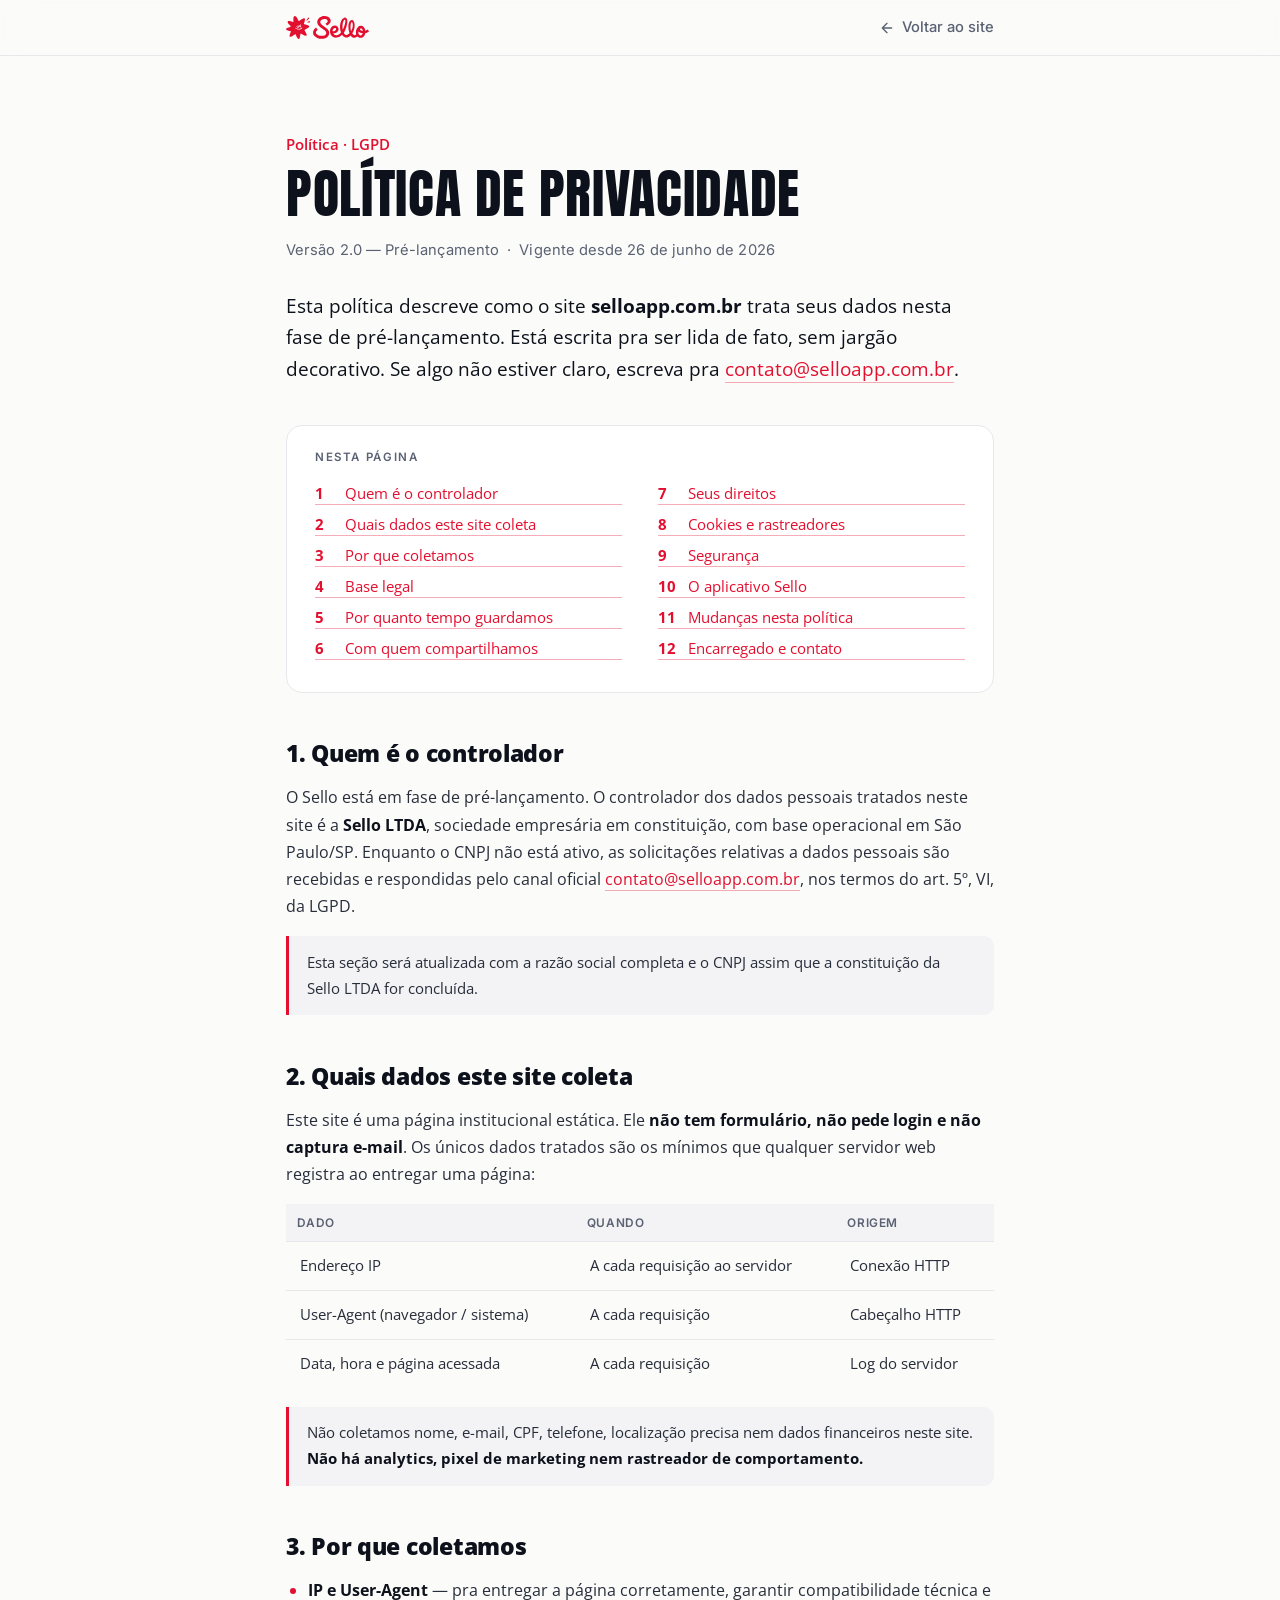
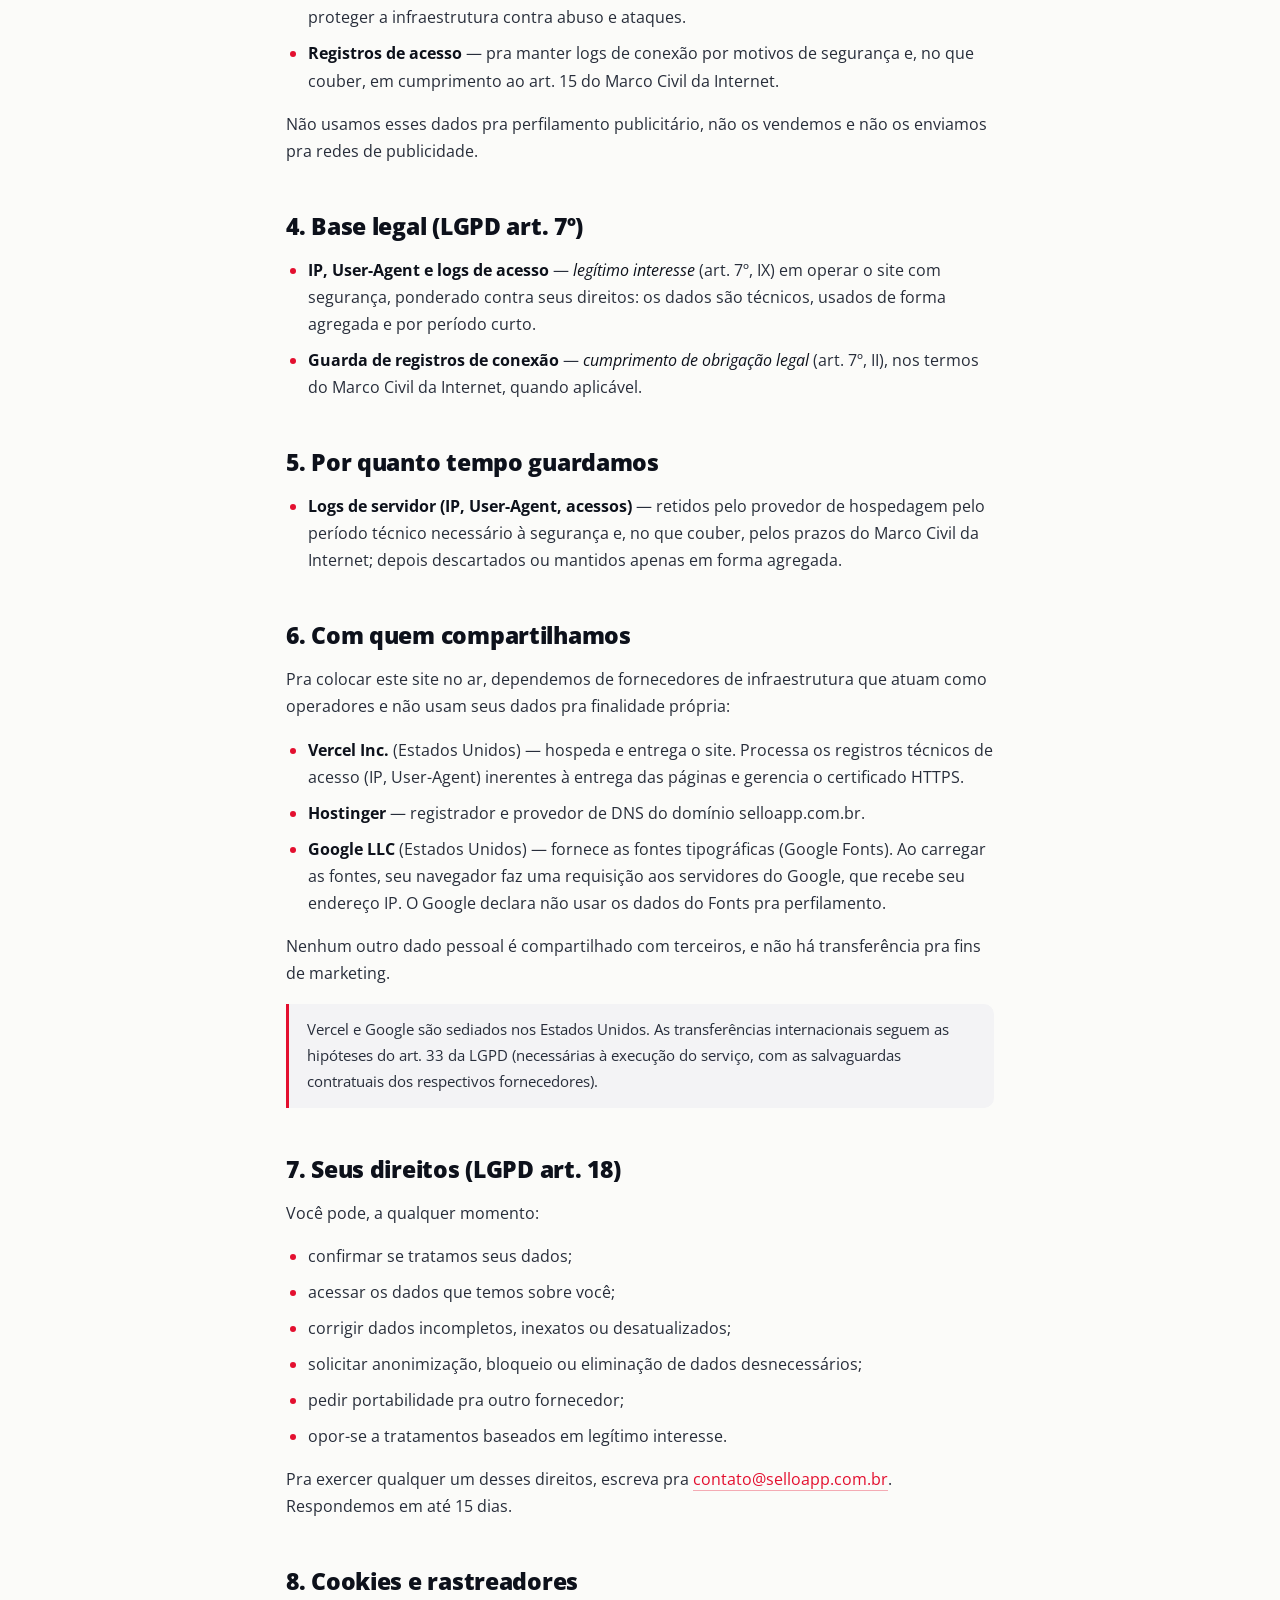
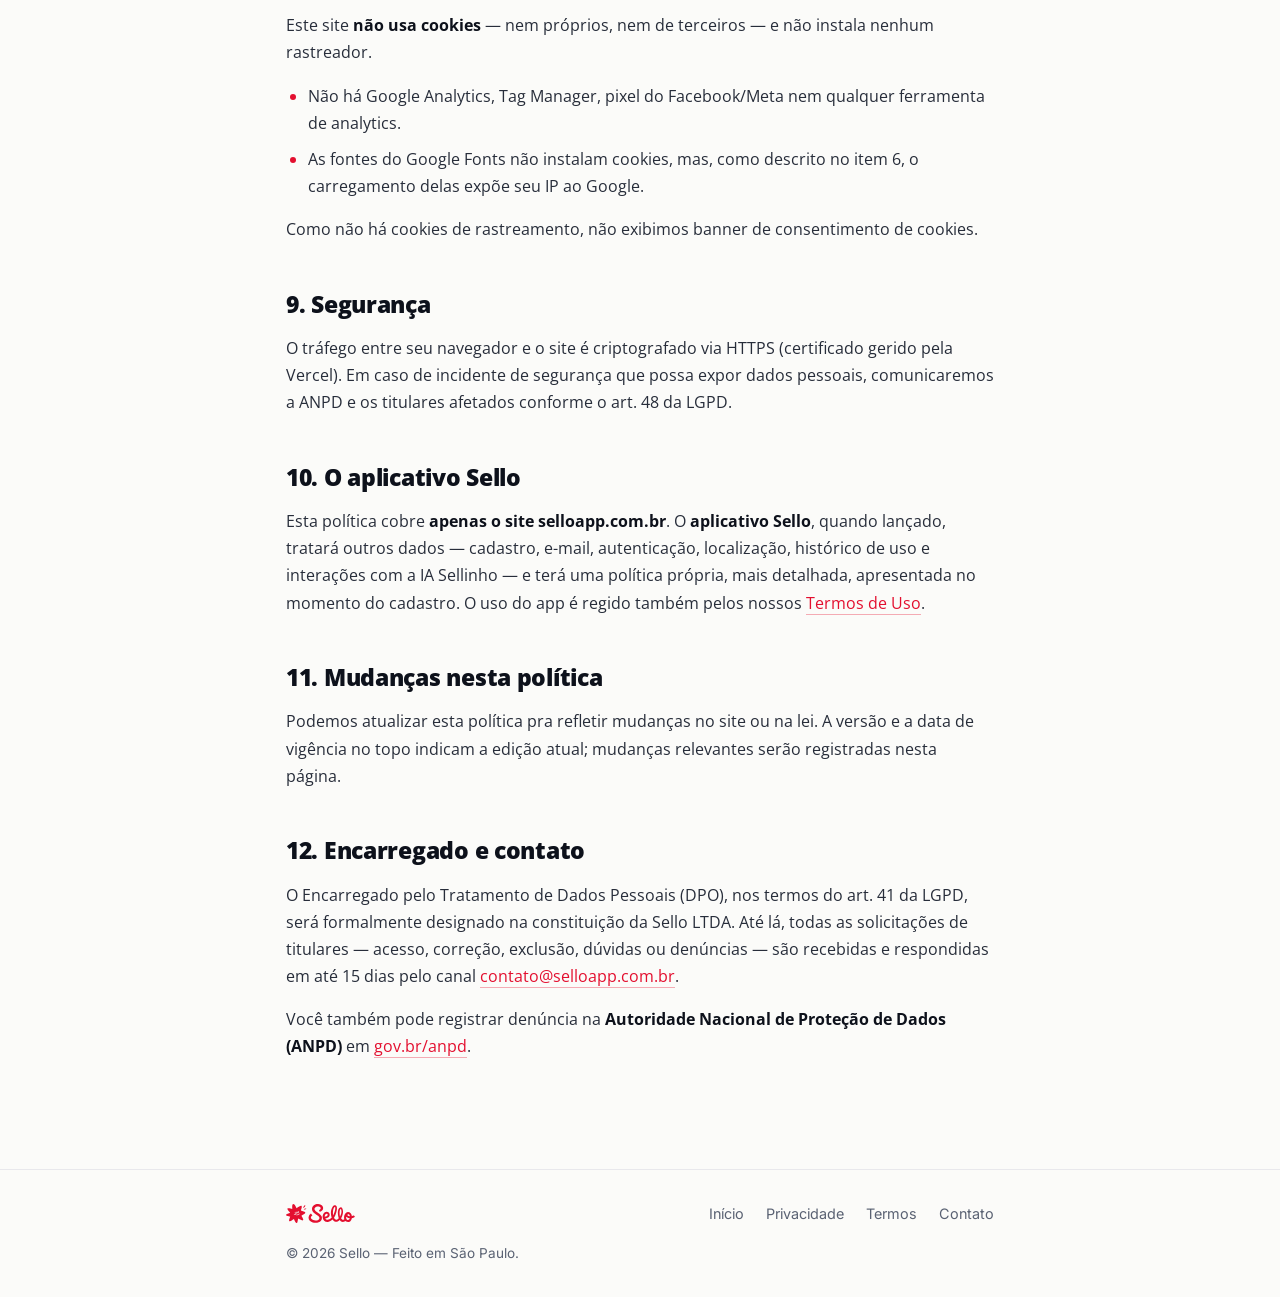
<file: privacidade.html>
<!doctype html>
<html lang="pt-BR">
<head>
  <meta charset="utf-8" />
  <meta name="viewport" content="width=device-width, initial-scale=1" />
  <title>Política de Privacidade — Sello</title>
  <meta name="description" content="Como o site da Sello trata seus dados pessoais. Versão pré-lançamento, em conformidade com a LGPD." />
  <meta name="theme-color" content="#FBFBF9" />
  <meta name="robots" content="noindex,nofollow" />
  <link rel="canonical" href="https://selloapp.com.br/privacidade.html" />

  <link rel="icon" href="favicon.svg" type="image/svg+xml" />
  <link rel="icon" href="favicon-32.png" sizes="32x32" type="image/png" />
  <link rel="apple-touch-icon" href="apple-touch-icon.png" />

  <link rel="preconnect" href="https://fonts.googleapis.com" />
  <link rel="preconnect" href="https://fonts.gstatic.com" crossorigin />
  <link href="https://fonts.googleapis.com/css2?family=Anton&family=Anton+SC&family=Inter:wght@400;500;600&family=Open+Sans:ital,wght@0,400;0,600;0,700;0,800;1,400&display=swap" rel="stylesheet" />
  <link rel="stylesheet" href="css/sello.css?v=80" />
  <link rel="stylesheet" href="css/legal.css?v=1" />
</head>
<body class="legal">

  <header class="lhead">
    <div class="lhead__inner">
      <a href="/" class="lhead__brand" aria-label="Sello — início"><span class="lhead__mark" aria-hidden="true"></span></a>
      <a href="/" class="lhead__back">
        <svg viewBox="0 0 24 24" aria-hidden="true"><path d="M19 12H5m0 0 7 7m-7-7 7-7"/></svg>
        Voltar ao site
      </a>
    </div>
  </header>

  <main class="legal__main">
    <article class="legal__article">
      <p class="eyebrow">Política · LGPD</p>
      <h1 class="legal__title">Política de Privacidade</h1>
      <p class="legal__meta">Versão 2.0 — Pré-lançamento &nbsp;·&nbsp; Vigente desde 26 de junho de 2026</p>

      <p class="legal__lede">
        Esta política descreve como o site <strong>selloapp.com.br</strong> trata seus dados nesta fase de pré-lançamento. Está escrita pra ser lida de fato, sem jargão decorativo. Se algo não estiver claro, escreva pra <a href="mailto:contato@selloapp.com.br">contato@selloapp.com.br</a>.
      </p>

      <nav class="legal__toc" aria-label="Índice da página">
        <p class="legal__toc-title">Nesta página</p>
        <ol>
          <li><a href="#controlador">Quem é o controlador</a></li>
          <li><a href="#dados">Quais dados este site coleta</a></li>
          <li><a href="#finalidade">Por que coletamos</a></li>
          <li><a href="#base-legal">Base legal</a></li>
          <li><a href="#retencao">Por quanto tempo guardamos</a></li>
          <li><a href="#compartilhamento">Com quem compartilhamos</a></li>
          <li><a href="#direitos">Seus direitos</a></li>
          <li><a href="#cookies">Cookies e rastreadores</a></li>
          <li><a href="#seguranca">Segurança</a></li>
          <li><a href="#app">O aplicativo Sello</a></li>
          <li><a href="#mudancas">Mudanças nesta política</a></li>
          <li><a href="#contato">Encarregado e contato</a></li>
        </ol>
      </nav>

      <section id="controlador" class="legal__section">
        <h2 class="legal__h2">1. Quem é o controlador</h2>
        <p>
          O Sello está em fase de pré-lançamento. O controlador dos dados pessoais tratados neste site é a <strong>Sello LTDA</strong>, sociedade empresária em constituição, com base operacional em São Paulo/SP. Enquanto o CNPJ não está ativo, as solicitações relativas a dados pessoais são recebidas e respondidas pelo canal oficial <a href="mailto:contato@selloapp.com.br">contato@selloapp.com.br</a>, nos termos do art. 5º, VI, da LGPD.
        </p>
        <p class="legal__note">
          Esta seção será atualizada com a razão social completa e o CNPJ assim que a constituição da Sello LTDA for concluída.
        </p>
      </section>

      <section id="dados" class="legal__section">
        <h2 class="legal__h2">2. Quais dados este site coleta</h2>
        <p>
          Este site é uma página institucional estática. Ele <strong>não tem formulário, não pede login e não captura e-mail</strong>. Os únicos dados tratados são os mínimos que qualquer servidor web registra ao entregar uma página:
        </p>
        <table class="legal__table">
          <thead>
            <tr><th>Dado</th><th>Quando</th><th>Origem</th></tr>
          </thead>
          <tbody>
            <tr><td>Endereço IP</td><td>A cada requisição ao servidor</td><td>Conexão HTTP</td></tr>
            <tr><td>User-Agent (navegador / sistema)</td><td>A cada requisição</td><td>Cabeçalho HTTP</td></tr>
            <tr><td>Data, hora e página acessada</td><td>A cada requisição</td><td>Log do servidor</td></tr>
          </tbody>
        </table>
        <p class="legal__note">
          Não coletamos nome, e-mail, CPF, telefone, localização precisa nem dados financeiros neste site. <strong>Não há analytics, pixel de marketing nem rastreador de comportamento.</strong>
        </p>
      </section>

      <section id="finalidade" class="legal__section">
        <h2 class="legal__h2">3. Por que coletamos</h2>
        <ul class="legal__list">
          <li><strong>IP e User-Agent</strong> — pra entregar a página corretamente, garantir compatibilidade técnica e proteger a infraestrutura contra abuso e ataques.</li>
          <li><strong>Registros de acesso</strong> — pra manter logs de conexão por motivos de segurança e, no que couber, em cumprimento ao art. 15 do Marco Civil da Internet.</li>
        </ul>
        <p>
          Não usamos esses dados pra perfilamento publicitário, não os vendemos e não os enviamos pra redes de publicidade.
        </p>
      </section>

      <section id="base-legal" class="legal__section">
        <h2 class="legal__h2">4. Base legal (LGPD art. 7º)</h2>
        <ul class="legal__list">
          <li><strong>IP, User-Agent e logs de acesso</strong> — <em>legítimo interesse</em> (art. 7º, IX) em operar o site com segurança, ponderado contra seus direitos: os dados são técnicos, usados de forma agregada e por período curto.</li>
          <li><strong>Guarda de registros de conexão</strong> — <em>cumprimento de obrigação legal</em> (art. 7º, II), nos termos do Marco Civil da Internet, quando aplicável.</li>
        </ul>
      </section>

      <section id="retencao" class="legal__section">
        <h2 class="legal__h2">5. Por quanto tempo guardamos</h2>
        <ul class="legal__list">
          <li><strong>Logs de servidor (IP, User-Agent, acessos)</strong> — retidos pelo provedor de hospedagem pelo período técnico necessário à segurança e, no que couber, pelos prazos do Marco Civil da Internet; depois descartados ou mantidos apenas em forma agregada.</li>
        </ul>
      </section>

      <section id="compartilhamento" class="legal__section">
        <h2 class="legal__h2">6. Com quem compartilhamos</h2>
        <p>
          Pra colocar este site no ar, dependemos de fornecedores de infraestrutura que atuam como operadores e não usam seus dados pra finalidade própria:
        </p>
        <ul class="legal__list">
          <li><strong>Vercel Inc.</strong> (Estados Unidos) — hospeda e entrega o site. Processa os registros técnicos de acesso (IP, User-Agent) inerentes à entrega das páginas e gerencia o certificado HTTPS.</li>
          <li><strong>Hostinger</strong> — registrador e provedor de DNS do domínio selloapp.com.br.</li>
          <li><strong>Google LLC</strong> (Estados Unidos) — fornece as fontes tipográficas (Google Fonts). Ao carregar as fontes, seu navegador faz uma requisição aos servidores do Google, que recebe seu endereço IP. O Google declara não usar os dados do Fonts pra perfilamento.</li>
        </ul>
        <p>
          Nenhum outro dado pessoal é compartilhado com terceiros, e não há transferência pra fins de marketing.
        </p>
        <p class="legal__note">
          Vercel e Google são sediados nos Estados Unidos. As transferências internacionais seguem as hipóteses do art. 33 da LGPD (necessárias à execução do serviço, com as salvaguardas contratuais dos respectivos fornecedores).
        </p>
      </section>

      <section id="direitos" class="legal__section">
        <h2 class="legal__h2">7. Seus direitos (LGPD art. 18)</h2>
        <p>Você pode, a qualquer momento:</p>
        <ul class="legal__list">
          <li>confirmar se tratamos seus dados;</li>
          <li>acessar os dados que temos sobre você;</li>
          <li>corrigir dados incompletos, inexatos ou desatualizados;</li>
          <li>solicitar anonimização, bloqueio ou eliminação de dados desnecessários;</li>
          <li>pedir portabilidade pra outro fornecedor;</li>
          <li>opor-se a tratamentos baseados em legítimo interesse.</li>
        </ul>
        <p>
          Pra exercer qualquer um desses direitos, escreva pra <a href="mailto:contato@selloapp.com.br">contato@selloapp.com.br</a>. Respondemos em até 15 dias.
        </p>
      </section>

      <section id="cookies" class="legal__section">
        <h2 class="legal__h2">8. Cookies e rastreadores</h2>
        <p>
          Este site <strong>não usa cookies</strong> — nem próprios, nem de terceiros — e não instala nenhum rastreador.
        </p>
        <ul class="legal__list">
          <li>Não há Google Analytics, Tag Manager, pixel do Facebook/Meta nem qualquer ferramenta de analytics.</li>
          <li>As fontes do Google Fonts não instalam cookies, mas, como descrito no item 6, o carregamento delas expõe seu IP ao Google.</li>
        </ul>
        <p>
          Como não há cookies de rastreamento, não exibimos banner de consentimento de cookies.
        </p>
      </section>

      <section id="seguranca" class="legal__section">
        <h2 class="legal__h2">9. Segurança</h2>
        <p>
          O tráfego entre seu navegador e o site é criptografado via HTTPS (certificado gerido pela Vercel). Em caso de incidente de segurança que possa expor dados pessoais, comunicaremos a ANPD e os titulares afetados conforme o art. 48 da LGPD.
        </p>
      </section>

      <section id="app" class="legal__section">
        <h2 class="legal__h2">10. O aplicativo Sello</h2>
        <p>
          Esta política cobre <strong>apenas o site selloapp.com.br</strong>. O <strong>aplicativo Sello</strong>, quando lançado, tratará outros dados — cadastro, e-mail, autenticação, localização, histórico de uso e interações com a IA Sellinho — e terá uma política própria, mais detalhada, apresentada no momento do cadastro. O uso do app é regido também pelos nossos <a href="/termos.html">Termos de Uso</a>.
        </p>
      </section>

      <section id="mudancas" class="legal__section">
        <h2 class="legal__h2">11. Mudanças nesta política</h2>
        <p>
          Podemos atualizar esta política pra refletir mudanças no site ou na lei. A versão e a data de vigência no topo indicam a edição atual; mudanças relevantes serão registradas nesta página.
        </p>
      </section>

      <section id="contato" class="legal__section">
        <h2 class="legal__h2">12. Encarregado e contato</h2>
        <p>
          O Encarregado pelo Tratamento de Dados Pessoais (DPO), nos termos do art. 41 da LGPD, será formalmente designado na constituição da Sello LTDA. Até lá, todas as solicitações de titulares — acesso, correção, exclusão, dúvidas ou denúncias — são recebidas e respondidas em até 15 dias pelo canal <a href="mailto:contato@selloapp.com.br">contato@selloapp.com.br</a>.
        </p>
        <p>
          Você também pode registrar denúncia na <strong>Autoridade Nacional de Proteção de Dados (ANPD)</strong> em <a href="https://www.gov.br/anpd" target="_blank" rel="noopener">gov.br/anpd</a>.
        </p>
      </section>

    </article>
  </main>

  <footer class="lfoot">
    <div class="lfoot__inner">
      <a href="/" aria-label="Sello — início"><span class="lfoot__mark" aria-hidden="true"></span></a>
      <nav class="lfoot__links" aria-label="Rodapé">
        <a href="/">Início</a>
        <a href="/privacidade.html">Privacidade</a>
        <a href="/termos.html">Termos</a>
        <a href="mailto:contato@selloapp.com.br">Contato</a>
      </nav>
      <p class="lfoot__copy">© 2026 Sello — Feito em São Paulo.</p>
    </div>
  </footer>

</body>
</html>
</file>
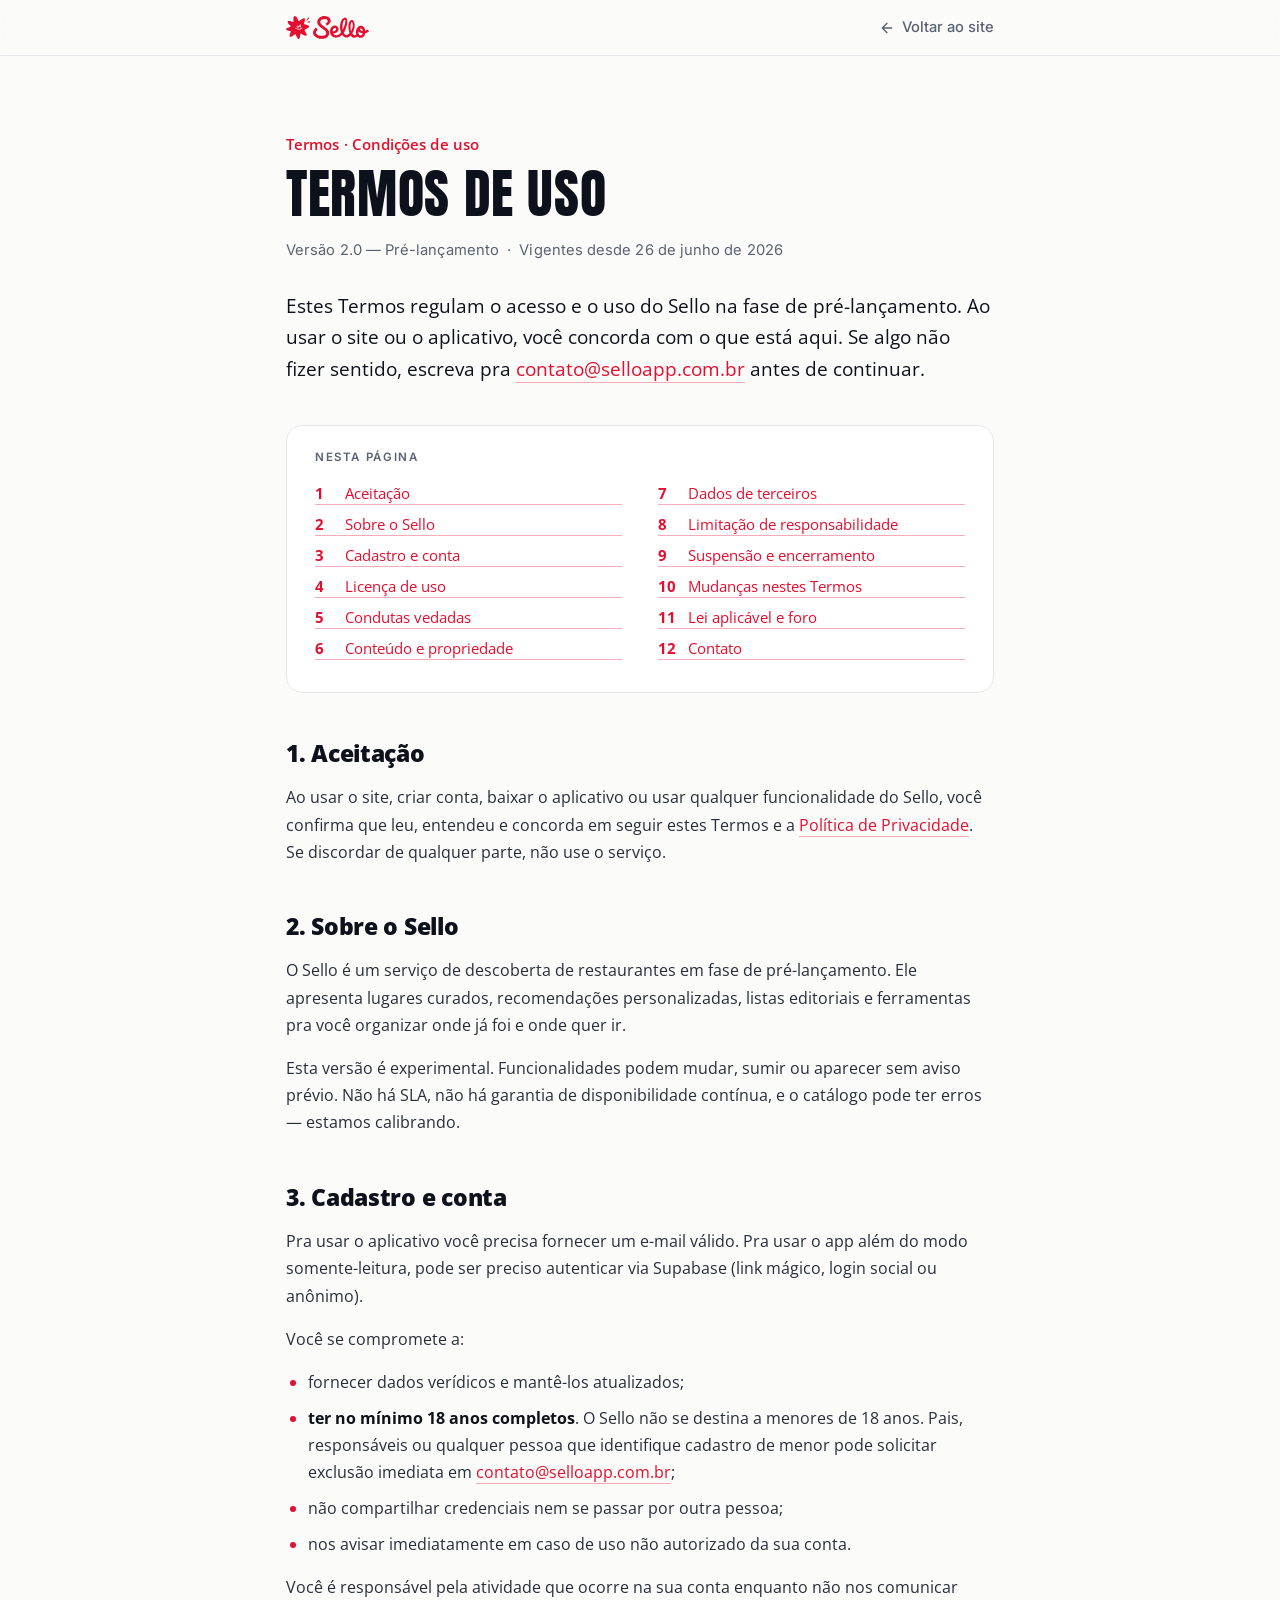
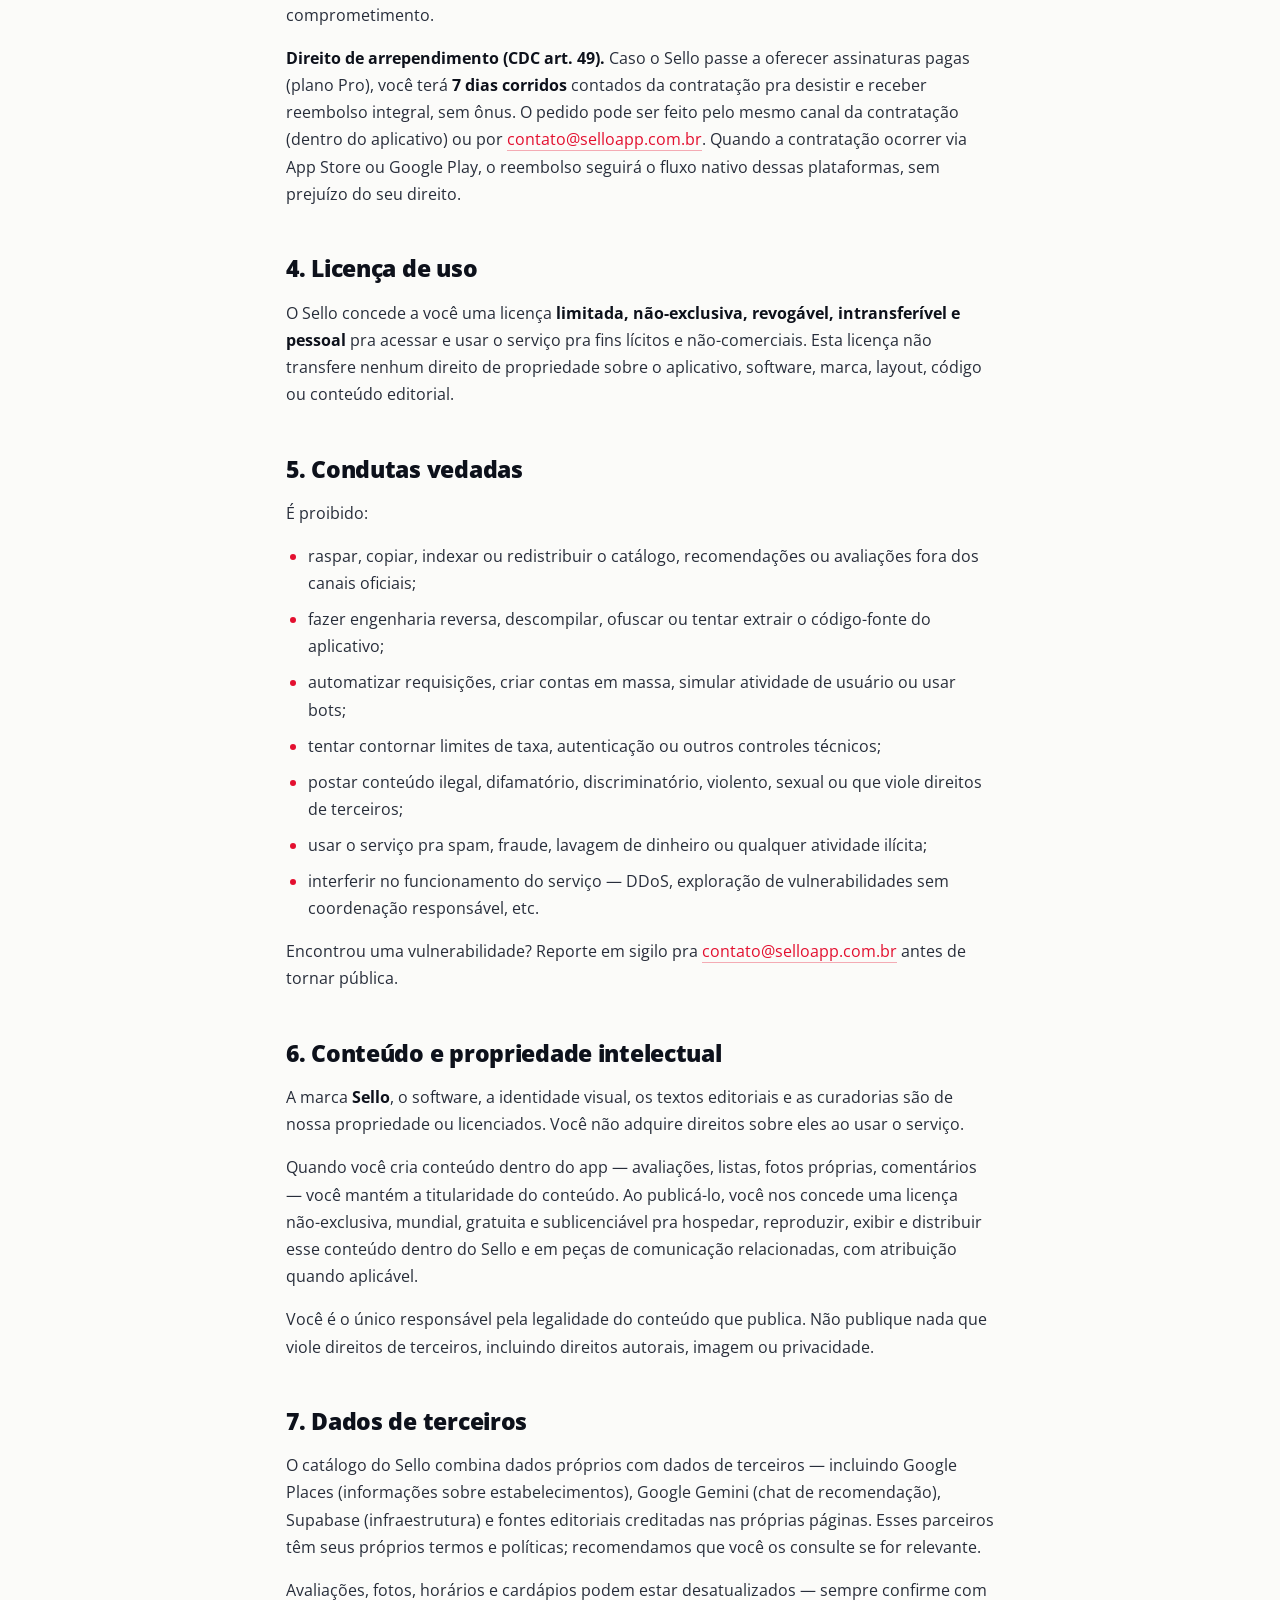
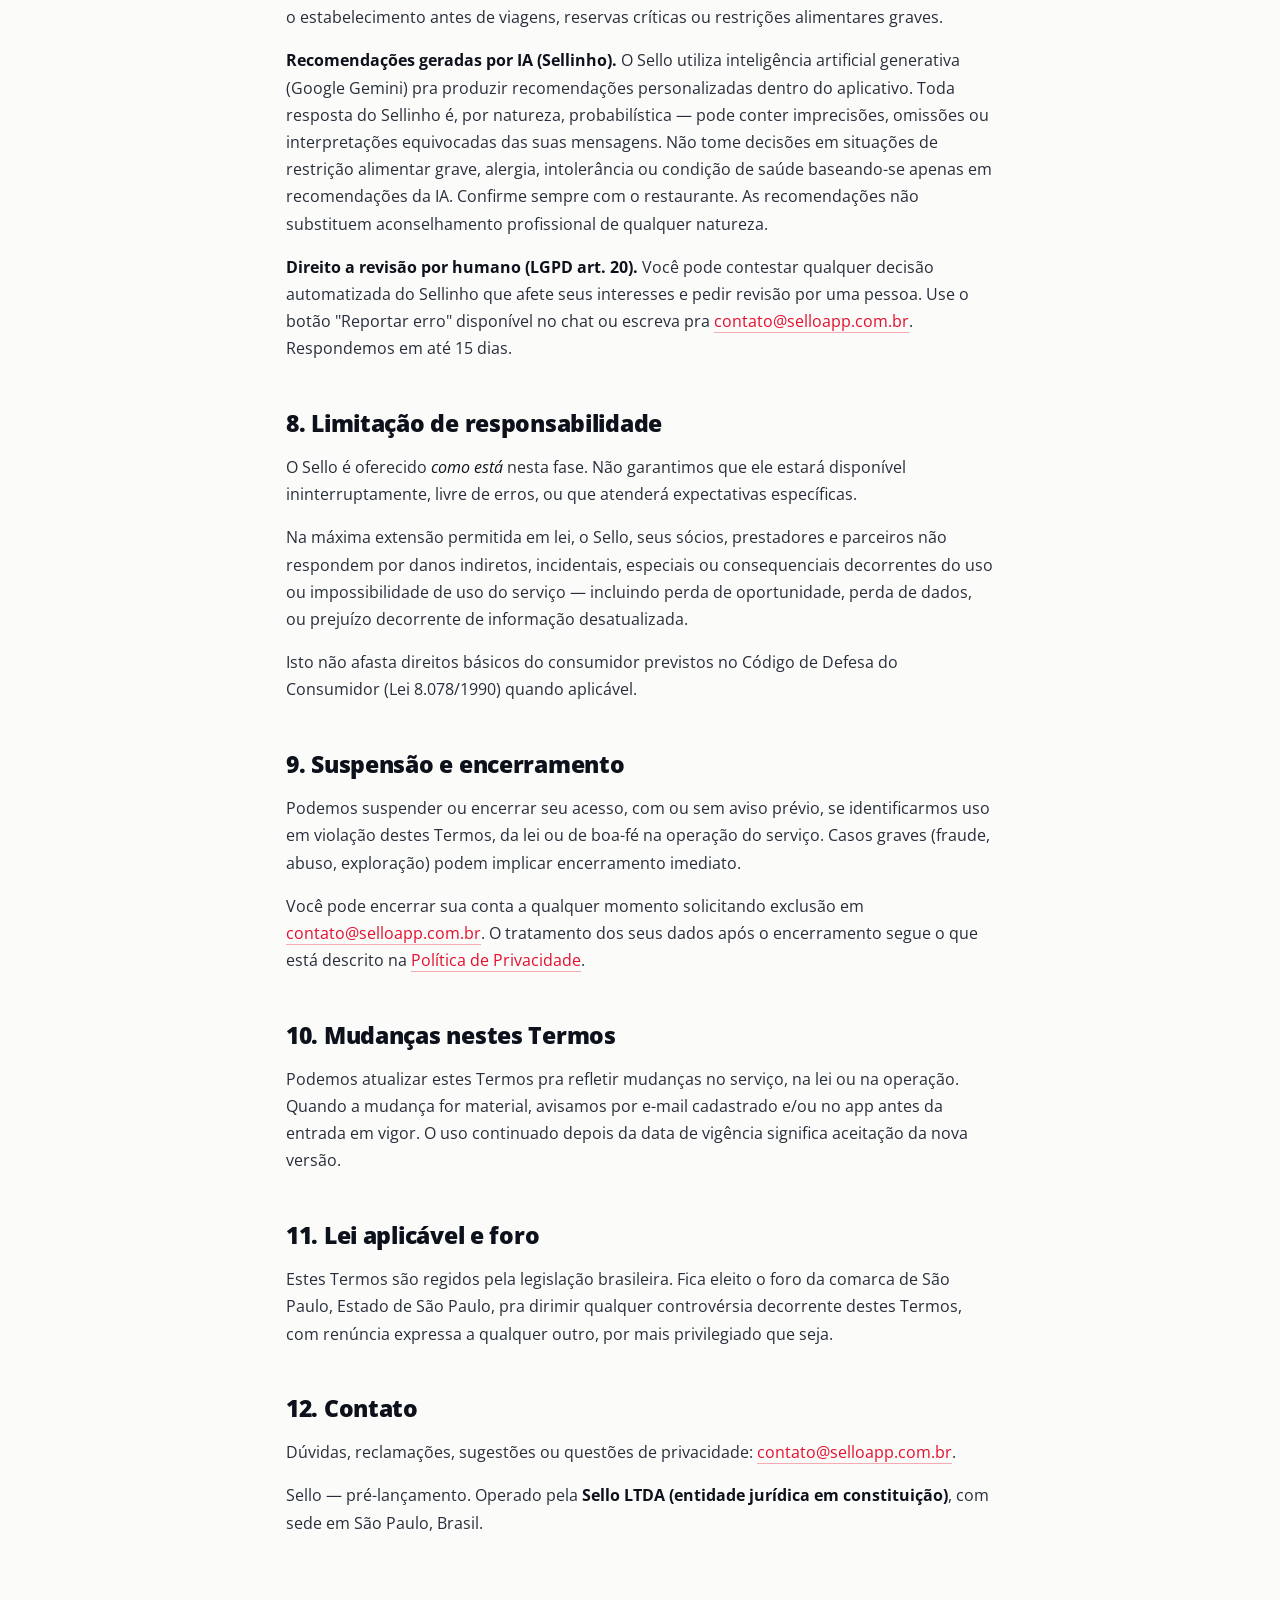
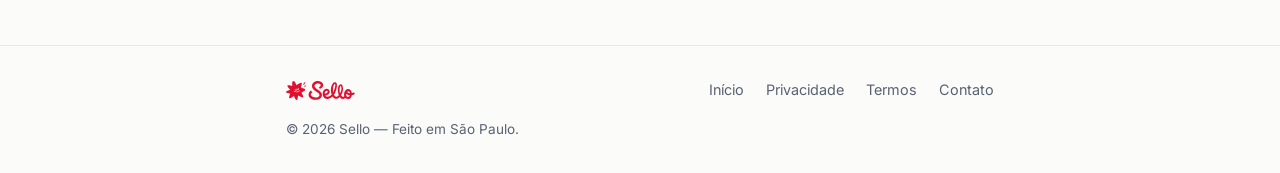
<file: termos.html>
<!doctype html>
<html lang="pt-BR">
<head>
  <meta charset="utf-8" />
  <meta name="viewport" content="width=device-width, initial-scale=1" />
  <title>Termos de Uso — Sello</title>
  <meta name="description" content="Termos e condições de uso do Sello. Versão pré-lançamento." />
  <meta name="theme-color" content="#FBFBF9" />
  <meta name="robots" content="noindex,nofollow" />
  <link rel="canonical" href="https://selloapp.com.br/termos.html" />

  <link rel="icon" href="favicon.svg" type="image/svg+xml" />
  <link rel="icon" href="favicon-32.png" sizes="32x32" type="image/png" />
  <link rel="apple-touch-icon" href="apple-touch-icon.png" />

  <link rel="preconnect" href="https://fonts.googleapis.com" />
  <link rel="preconnect" href="https://fonts.gstatic.com" crossorigin />
  <link href="https://fonts.googleapis.com/css2?family=Anton&family=Anton+SC&family=Inter:wght@400;500;600&family=Open+Sans:ital,wght@0,400;0,600;0,700;0,800;1,400&display=swap" rel="stylesheet" />
  <link rel="stylesheet" href="css/sello.css?v=80" />
  <link rel="stylesheet" href="css/legal.css?v=1" />
</head>
<body class="legal">

  <header class="lhead">
    <div class="lhead__inner">
      <a href="/" class="lhead__brand" aria-label="Sello — início"><span class="lhead__mark" aria-hidden="true"></span></a>
      <a href="/" class="lhead__back">
        <svg viewBox="0 0 24 24" aria-hidden="true"><path d="M19 12H5m0 0 7 7m-7-7 7-7"/></svg>
        Voltar ao site
      </a>
    </div>
  </header>

  <main class="legal__main">
    <article class="legal__article">
      <p class="eyebrow">Termos · Condições de uso</p>
      <h1 class="legal__title">Termos de Uso</h1>
      <p class="legal__meta">Versão 2.0 — Pré-lançamento &nbsp;·&nbsp; Vigentes desde 26 de junho de 2026</p>

      <p class="legal__lede">
        Estes Termos regulam o acesso e o uso do Sello na fase de pré-lançamento. Ao usar o site ou o aplicativo, você concorda com o que está aqui. Se algo não fizer sentido, escreva pra <a href="mailto:contato@selloapp.com.br">contato@selloapp.com.br</a> antes de continuar.
      </p>

      <nav class="legal__toc" aria-label="Índice da página">
        <p class="legal__toc-title">Nesta página</p>
        <ol>
          <li><a href="#aceitacao">Aceitação</a></li>
          <li><a href="#sobre">Sobre o Sello</a></li>
          <li><a href="#cadastro">Cadastro e conta</a></li>
          <li><a href="#licenca">Licença de uso</a></li>
          <li><a href="#condutas">Condutas vedadas</a></li>
          <li><a href="#conteudo">Conteúdo e propriedade</a></li>
          <li><a href="#terceiros">Dados de terceiros</a></li>
          <li><a href="#responsabilidade">Limitação de responsabilidade</a></li>
          <li><a href="#suspensao">Suspensão e encerramento</a></li>
          <li><a href="#mudancas">Mudanças nestes Termos</a></li>
          <li><a href="#lei">Lei aplicável e foro</a></li>
          <li><a href="#contato">Contato</a></li>
        </ol>
      </nav>

      <section id="aceitacao" class="legal__section">
        <h2 class="legal__h2">1. Aceitação</h2>
        <p>
          Ao usar o site, criar conta, baixar o aplicativo ou usar qualquer funcionalidade do Sello, você confirma que leu, entendeu e concorda em seguir estes Termos e a <a href="/privacidade.html">Política de Privacidade</a>. Se discordar de qualquer parte, não use o serviço.
        </p>
      </section>

      <section id="sobre" class="legal__section">
        <h2 class="legal__h2">2. Sobre o Sello</h2>
        <p>
          O Sello é um serviço de descoberta de restaurantes em fase de pré-lançamento. Ele apresenta lugares curados, recomendações personalizadas, listas editoriais e ferramentas pra você organizar onde já foi e onde quer ir.
        </p>
        <p>
          Esta versão é experimental. Funcionalidades podem mudar, sumir ou aparecer sem aviso prévio. Não há SLA, não há garantia de disponibilidade contínua, e o catálogo pode ter erros — estamos calibrando.
        </p>
      </section>

      <section id="cadastro" class="legal__section">
        <h2 class="legal__h2">3. Cadastro e conta</h2>
        <p>
          Pra usar o aplicativo você precisa fornecer um e-mail válido. Pra usar o app além do modo somente-leitura, pode ser preciso autenticar via Supabase (link mágico, login social ou anônimo).
        </p>
        <p>Você se compromete a:</p>
        <ul class="legal__list">
          <li>fornecer dados verídicos e mantê-los atualizados;</li>
          <li><strong>ter no mínimo 18 anos completos</strong>. O Sello não se destina a menores de 18 anos. Pais, responsáveis ou qualquer pessoa que identifique cadastro de menor pode solicitar exclusão imediata em <a href="mailto:contato@selloapp.com.br">contato@selloapp.com.br</a>;</li>
          <li>não compartilhar credenciais nem se passar por outra pessoa;</li>
          <li>nos avisar imediatamente em caso de uso não autorizado da sua conta.</li>
        </ul>
        <p>
          Você é responsável pela atividade que ocorre na sua conta enquanto não nos comunicar comprometimento.
        </p>
        <p>
          <strong>Direito de arrependimento (CDC art. 49).</strong> Caso o Sello passe a oferecer assinaturas pagas (plano Pro), você terá <strong>7 dias corridos</strong> contados da contratação pra desistir e receber reembolso integral, sem ônus. O pedido pode ser feito pelo mesmo canal da contratação (dentro do aplicativo) ou por <a href="mailto:contato@selloapp.com.br">contato@selloapp.com.br</a>. Quando a contratação ocorrer via App Store ou Google Play, o reembolso seguirá o fluxo nativo dessas plataformas, sem prejuízo do seu direito.
        </p>
      </section>

      <section id="licenca" class="legal__section">
        <h2 class="legal__h2">4. Licença de uso</h2>
        <p>
          O Sello concede a você uma licença <strong>limitada, não-exclusiva, revogável, intransferível e pessoal</strong> pra acessar e usar o serviço pra fins lícitos e não-comerciais. Esta licença não transfere nenhum direito de propriedade sobre o aplicativo, software, marca, layout, código ou conteúdo editorial.
        </p>
      </section>

      <section id="condutas" class="legal__section">
        <h2 class="legal__h2">5. Condutas vedadas</h2>
        <p>É proibido:</p>
        <ul class="legal__list">
          <li>raspar, copiar, indexar ou redistribuir o catálogo, recomendações ou avaliações fora dos canais oficiais;</li>
          <li>fazer engenharia reversa, descompilar, ofuscar ou tentar extrair o código-fonte do aplicativo;</li>
          <li>automatizar requisições, criar contas em massa, simular atividade de usuário ou usar bots;</li>
          <li>tentar contornar limites de taxa, autenticação ou outros controles técnicos;</li>
          <li>postar conteúdo ilegal, difamatório, discriminatório, violento, sexual ou que viole direitos de terceiros;</li>
          <li>usar o serviço pra spam, fraude, lavagem de dinheiro ou qualquer atividade ilícita;</li>
          <li>interferir no funcionamento do serviço — DDoS, exploração de vulnerabilidades sem coordenação responsável, etc.</li>
        </ul>
        <p>
          Encontrou uma vulnerabilidade? Reporte em sigilo pra <a href="mailto:contato@selloapp.com.br">contato@selloapp.com.br</a> antes de tornar pública.
        </p>
      </section>

      <section id="conteudo" class="legal__section">
        <h2 class="legal__h2">6. Conteúdo e propriedade intelectual</h2>
        <p>
          A marca <strong>Sello</strong>, o software, a identidade visual, os textos editoriais e as curadorias são de nossa propriedade ou licenciados. Você não adquire direitos sobre eles ao usar o serviço.
        </p>
        <p>
          Quando você cria conteúdo dentro do app — avaliações, listas, fotos próprias, comentários — você mantém a titularidade do conteúdo. Ao publicá-lo, você nos concede uma licença não-exclusiva, mundial, gratuita e sublicenciável pra hospedar, reproduzir, exibir e distribuir esse conteúdo dentro do Sello e em peças de comunicação relacionadas, com atribuição quando aplicável.
        </p>
        <p>
          Você é o único responsável pela legalidade do conteúdo que publica. Não publique nada que viole direitos de terceiros, incluindo direitos autorais, imagem ou privacidade.
        </p>
      </section>

      <section id="terceiros" class="legal__section">
        <h2 class="legal__h2">7. Dados de terceiros</h2>
        <p>
          O catálogo do Sello combina dados próprios com dados de terceiros — incluindo Google Places (informações sobre estabelecimentos), Google Gemini (chat de recomendação), Supabase (infraestrutura) e fontes editoriais creditadas nas próprias páginas. Esses parceiros têm seus próprios termos e políticas; recomendamos que você os consulte se for relevante.
        </p>
        <p>
          Avaliações, fotos, horários e cardápios podem estar desatualizados — sempre confirme com o estabelecimento antes de viagens, reservas críticas ou restrições alimentares graves.
        </p>
        <p>
          <strong>Recomendações geradas por IA (Sellinho).</strong> O Sello utiliza inteligência artificial generativa (Google Gemini) pra produzir recomendações personalizadas dentro do aplicativo. Toda resposta do Sellinho é, por natureza, probabilística — pode conter imprecisões, omissões ou interpretações equivocadas das suas mensagens. Não tome decisões em situações de restrição alimentar grave, alergia, intolerância ou condição de saúde baseando-se apenas em recomendações da IA. Confirme sempre com o restaurante. As recomendações não substituem aconselhamento profissional de qualquer natureza.
        </p>
        <p>
          <strong>Direito a revisão por humano (LGPD art. 20).</strong> Você pode contestar qualquer decisão automatizada do Sellinho que afete seus interesses e pedir revisão por uma pessoa. Use o botão "Reportar erro" disponível no chat ou escreva pra <a href="mailto:contato@selloapp.com.br">contato@selloapp.com.br</a>. Respondemos em até 15 dias.
        </p>
      </section>

      <section id="responsabilidade" class="legal__section">
        <h2 class="legal__h2">8. Limitação de responsabilidade</h2>
        <p>
          O Sello é oferecido <em>como está</em> nesta fase. Não garantimos que ele estará disponível ininterruptamente, livre de erros, ou que atenderá expectativas específicas.
        </p>
        <p>
          Na máxima extensão permitida em lei, o Sello, seus sócios, prestadores e parceiros não respondem por danos indiretos, incidentais, especiais ou consequenciais decorrentes do uso ou impossibilidade de uso do serviço — incluindo perda de oportunidade, perda de dados, ou prejuízo decorrente de informação desatualizada.
        </p>
        <p>
          Isto não afasta direitos básicos do consumidor previstos no Código de Defesa do Consumidor (Lei 8.078/1990) quando aplicável.
        </p>
      </section>

      <section id="suspensao" class="legal__section">
        <h2 class="legal__h2">9. Suspensão e encerramento</h2>
        <p>
          Podemos suspender ou encerrar seu acesso, com ou sem aviso prévio, se identificarmos uso em violação destes Termos, da lei ou de boa-fé na operação do serviço. Casos graves (fraude, abuso, exploração) podem implicar encerramento imediato.
        </p>
        <p>
          Você pode encerrar sua conta a qualquer momento solicitando exclusão em <a href="mailto:contato@selloapp.com.br">contato@selloapp.com.br</a>. O tratamento dos seus dados após o encerramento segue o que está descrito na <a href="/privacidade.html">Política de Privacidade</a>.
        </p>
      </section>

      <section id="mudancas" class="legal__section">
        <h2 class="legal__h2">10. Mudanças nestes Termos</h2>
        <p>
          Podemos atualizar estes Termos pra refletir mudanças no serviço, na lei ou na operação. Quando a mudança for material, avisamos por e-mail cadastrado e/ou no app antes da entrada em vigor. O uso continuado depois da data de vigência significa aceitação da nova versão.
        </p>
      </section>

      <section id="lei" class="legal__section">
        <h2 class="legal__h2">11. Lei aplicável e foro</h2>
        <p>
          Estes Termos são regidos pela legislação brasileira. Fica eleito o foro da comarca de São Paulo, Estado de São Paulo, pra dirimir qualquer controvérsia decorrente destes Termos, com renúncia expressa a qualquer outro, por mais privilegiado que seja.
        </p>
      </section>

      <section id="contato" class="legal__section">
        <h2 class="legal__h2">12. Contato</h2>
        <p>
          Dúvidas, reclamações, sugestões ou questões de privacidade: <a href="mailto:contato@selloapp.com.br">contato@selloapp.com.br</a>.
        </p>
        <p>
          Sello — pré-lançamento. Operado pela <strong>Sello LTDA (entidade jurídica em constituição)</strong>, com sede em São Paulo, Brasil.
        </p>
      </section>

    </article>
  </main>

  <footer class="lfoot">
    <div class="lfoot__inner">
      <a href="/" aria-label="Sello — início"><span class="lfoot__mark" aria-hidden="true"></span></a>
      <nav class="lfoot__links" aria-label="Rodapé">
        <a href="/">Início</a>
        <a href="/privacidade.html">Privacidade</a>
        <a href="/termos.html">Termos</a>
        <a href="mailto:contato@selloapp.com.br">Contato</a>
      </nav>
      <p class="lfoot__copy">© 2026 Sello — Feito em São Paulo.</p>
    </div>
  </footer>

</body>
</html>
</file>
<file: css/sello.css>
/* =========================================================
   Sello v2 — landing (Figma-faithful, proportional)
   ========================================================= */
:root{
  --ink:#0D111B; --ink-2:#1A1F2B; --muted:#5A6273;
  --red:#E30F2F; --red-d:#C20B27; --pink:#FBE9EC; --light:#F3F3F5;
  --line:#E8E8EC; --white:#FFFFFF;
  --wrap:1232px;
  --pad:clamp(20px,6vw,72px);
  --ease:cubic-bezier(.16,1,.3,1);
  --font-ui:'Inter',system-ui,sans-serif;
  --font-body:'Open Sans',system-ui,sans-serif;
  --font-disp:'Anton SC','Anton',Impact,sans-serif;
}
*{box-sizing:border-box}
html{scroll-behavior:smooth}
/* Lenis smooth-scroll: em runtime o motor assume (classe .lenis no <html>);
   o scroll-behavior nativo fica de fallback sem-JS */
html.lenis,html.lenis body{height:auto}
html.lenis{scroll-behavior:auto!important}
.lenis [data-lenis-prevent]{overscroll-behavior:contain}
.lenis.lenis-stopped{overflow:hidden}
body{margin:0;background:var(--ink);color:var(--ink);font-family:var(--font-body);
  font-size:16px;line-height:1.6;-webkit-font-smoothing:antialiased;overflow-x:hidden}
img{max-width:100%;display:block}
a{color:inherit;text-decoration:none}
h1,h2,h3,h4{margin:0}
.wrap{max-width:var(--wrap);margin-inline:auto;padding-inline:var(--pad);width:100%}
.accent{color:var(--red)}

/* ---------- type ---------- */
.display{font-family:var(--font-body);font-weight:600;color:var(--ink);
  letter-spacing:-.015em;line-height:1.14;font-size:clamp(1.35rem,2.5vw,2.05rem)}
.display--center{text-align:center}
.display .line{display:block}
.hl{display:block}
.hl--mob{display:none}
@media(max-width:760px){.hl--desk{display:none}.hl--mob{display:block}}
.anton{font-family:var(--font-disp);font-weight:400;text-transform:uppercase;letter-spacing:.01em;line-height:1.02}
.lead{font-weight:700;font-size:clamp(1.05rem,1.4vw,1.3rem);text-align:center;margin:1rem 0 0}
.muted{color:var(--muted);font-size:clamp(.98rem,1.15vw,1.12rem)}
.muted--center{text-align:center;max-width:720px;margin-inline:auto}
.eyebrow{font-family:var(--font-body);font-weight:600;color:var(--red);font-size:clamp(.95rem,1vw,1.12rem);margin:0 0 .4rem;letter-spacing:.005em}

/* ---------- buttons + airport flip ---------- */
.btn{position:relative;display:inline-flex;align-items:center;gap:.5em;justify-content:center;
  font-family:var(--font-body);font-weight:700;font-size:.98rem;
  padding:.82em 1.55em;border-radius:999px;border:0;cursor:pointer;
  transition:background .25s var(--ease),box-shadow .25s var(--ease);white-space:nowrap}
.btn--lg{font-size:1.04rem;padding:.95em 1.85em}
.btn--accent{background:var(--red);color:#fff}
.btn--accent:hover{background:var(--red-d)}
.btn--white{background:#fff;color:var(--red)}
.btn--white:hover{box-shadow:0 16px 40px -16px rgba(13,17,27,.45)}
.btn--dark{background:var(--ink);color:#fff}
.btn--dark:hover{background:#1b2233}
.btn--store{font-size:1rem;padding:.9em 1.6em}
.btn__ico{width:1.18em;height:1.18em;fill:currentColor;flex:none;transform:translateY(-1px)}
.ico-apple{width:1em;height:1.08em;fill:currentColor;transform:translateY(-1px)}
/* split-flap letter roll */
.btn__t{display:inline-flex;white-space:pre;font-family:var(--font-disp);font-weight:400;text-transform:uppercase;letter-spacing:.015em;line-height:1}
.btn__t .c{position:relative;display:inline-block;overflow:hidden;vertical-align:top;height:1.32em;line-height:1.32}
.btn__t .c>span{display:block;transition:transform .42s cubic-bezier(.2,.75,.15,1);transition-delay:calc(var(--i)*24ms)}
.btn__t .c>span:nth-child(2){position:absolute;top:0;left:0;transform:translateY(110%)}
.btn:hover .btn__t .c>span:nth-child(1){transform:translateY(-110%)}
.btn:hover .btn__t .c>span:nth-child(2){transform:translateY(0)}
@media (prefers-reduced-motion:reduce){.btn__t .c>span{transition:none}}

.rnd{width:46px;height:46px;border-radius:50%;border:1.5px solid var(--line);background:#fff;
  display:grid;place-items:center;cursor:pointer;color:var(--ink);transition:border-color .2s,color .2s,transform .2s var(--ease)}
.rnd:hover{border-color:var(--red);color:var(--red)}
.rnd svg{width:22px;height:22px;fill:none;stroke:currentColor;stroke-width:2.2;stroke-linecap:round;stroke-linejoin:round}

/* ---------- reveal ---------- */
[data-reveal]{opacity:0;transform:translateY(30px);transition:opacity .8s var(--ease),transform .8s var(--ease)}
[data-reveal].is-in{opacity:1;transform:none}
[data-reveal].r-soft{transform:translateY(26px) scale(.965);transition:opacity .95s var(--ease),transform .95s var(--ease)}
@media (prefers-reduced-motion:reduce){[data-reveal]{opacity:1!important;transform:none!important;transition:none}}
/* Anton SC headings — GSAP-SplitText word-rise replicated in vanilla:
   each word slides up from translateY(110%) behind its own line-height clip, staggered (JS sets per-word delay). power2.out = ease-out-cubic. */
[data-split]{opacity:0}
[data-split].split-ready{opacity:1}
.w-mask{display:inline-block;overflow:hidden;vertical-align:top;padding:.22em .06em 0;margin:-.22em -.06em 0}/* top/side headroom so Anton accents (Ã Ê) aren't clipped; bottom stays tight to hide the rising word */
.w-in{display:inline-block;transform:translateY(110%);transition:transform .8s cubic-bezier(.33,1,.68,1)}
[data-split].is-in .w-in{transform:translateY(0)}
@media (prefers-reduced-motion:reduce){[data-split]{opacity:1!important}.w-in{transform:none!important;transition:none!important}}

/* ===================== NAV ===================== */
.nav{position:fixed;inset:0 0 auto 0;z-index:100;padding:16px var(--pad);transition:padding .3s var(--ease)}
.nav__inner{max-width:var(--wrap);margin-inline:auto;display:flex;align-items:center;justify-content:space-between;gap:24px;
  padding:9px 11px 9px 20px;border-radius:999px;transition:background .35s var(--ease),box-shadow .35s var(--ease)}
.nav.is-scrolled .nav__inner{background:rgba(255,255,255,.62);backdrop-filter:blur(20px) saturate(170%);-webkit-backdrop-filter:blur(20px) saturate(170%);box-shadow:0 10px 34px -20px rgba(13,17,27,.30),inset 0 0 0 1px rgba(13,17,27,.06)}
.nav__brand{display:flex;align-items:center}
.nav__wordmark{display:block;height:26px;width:96px;background:#fff;
  -webkit-mask:url(../assets/img/wordmark.svg) no-repeat left center/contain;
  mask:url(../assets/img/wordmark.svg) no-repeat left center/contain;
  transition:background .3s var(--ease)}
.nav.is-scrolled .nav__wordmark{background:var(--red)}
.nav__menu{display:flex;gap:28px;margin-left:auto;font-family:var(--font-ui);font-size:.95rem;color:rgba(255,255,255,.92);transition:color .3s var(--ease)}
.nav.is-scrolled .nav__menu{color:var(--ink)}
.nav__menu a{position:relative;padding:4px 0}
.nav__menu a::after{content:"";position:absolute;left:0;right:100%;bottom:-2px;height:2px;background:var(--red);transition:right .3s var(--ease)}
.nav__menu a:hover::after{right:0}
.btn--app{min-width:160px;height:48px;font-size:20px;padding:0 18px;flex:none}

/* ===================== HERO ===================== */
/* sticky hero — sheet desliza por cima ao rolar (estilo Novu) */
.hero{position:sticky;top:0;z-index:0;min-height:100vh;min-height:100svh;display:flex;align-items:center;color:#fff;isolation:isolate}
.hero__media{position:absolute;inset:0;z-index:-2}
.hero__media img{width:100%;height:100%;object-fit:cover}
.hero__scrim{position:absolute;inset:0;z-index:-1;background:linear-gradient(180deg,rgba(13,17,27,.5) 0%,rgba(13,17,27,.22) 40%,rgba(13,17,27,.72) 100%)}
.hero__content{padding-top:120px;padding-bottom:96px;text-align:left;--hero-shift:clamp(48px,8.5vh,96px);--hero-parallax:0px;transform:translateY(calc(var(--hero-shift) + var(--hero-parallax)))}
.hero__eyebrow{font-family:var(--font-ui);text-transform:uppercase;letter-spacing:.26em;font-size:.78rem;font-weight:600;color:rgba(255,255,255,.82);margin:0 0 16px}
.hero__title{font-family:var(--font-disp);text-transform:uppercase;font-weight:400;line-height:1.12;
  font-size:clamp(2.4rem,5.4vw,4.4rem);letter-spacing:.012em;margin:0;max-width:740px}
.hero__title .line{display:block}
.hero__title .line+.line{margin-top:8px}
.hero__sub{font-size:clamp(1rem,1.45vw,1.2rem);color:rgba(255,255,255,.9);max-width:560px;margin:22px 0 0;line-height:1.5}
.hero__cta{margin-top:34px;display:flex;flex-flow:row wrap;align-items:center;justify-content:space-between;gap:18px 22px}
#receita,#como-funciona,#recursos,#membros,#faq{scroll-margin-top:96px}
.hero__join-wrap{display:flex;align-items:center;gap:14px}
.avatars{display:inline-flex;flex:none}
.avatars img{width:42px;height:42px;border-radius:50%;object-fit:cover;border:2px solid rgba(255,255,255,.92);margin-left:-13px;box-shadow:0 3px 10px rgba(0,0,0,.3)}
.avatars img:first-child{margin-left:0}
.hero__join{font-family:var(--font-body);font-weight:400;font-size:.95rem;color:rgba(255,255,255,.84);margin:0;max-width:270px;line-height:1.4}
.hero__join strong{font-weight:700;color:#fff}
.hero__avail{font-size:.88rem;color:rgba(255,255,255,.7);margin:0}
.hero__scroll{position:absolute;left:50%;bottom:clamp(18px,3.2vh,36px);transform:translateX(-50%);z-index:2;display:flex;flex-direction:column;align-items:center;gap:9px;color:rgba(255,255,255,.82);pointer-events:none}
.hero__scroll-label{font-family:var(--font-ui);text-transform:uppercase;letter-spacing:.24em;font-size:.7rem;font-weight:600;white-space:nowrap}
.hero__scroll-ico{width:22px;height:22px;fill:none;stroke:currentColor;stroke-width:2;stroke-linecap:round;stroke-linejoin:round;animation:heroBob 1.9s var(--ease) infinite}
@keyframes heroBob{0%,100%{transform:translateY(-3px);opacity:.5}50%{transform:translateY(4px);opacity:1}}
@media (prefers-reduced-motion:reduce){.hero__scroll-ico{animation:none}}

/* ---- MOBILE: hero em coluna, conteúdo no topo; "role para descobrir" escondido
   (redundante no celular, evitava layout torto). Foto valoriza a mulher (direita). Sheet menos round. ---- */
@media (max-width:760px){
  .hero{flex-direction:column;align-items:stretch;justify-content:flex-end}
  .hero__content{padding-top:clamp(80px,11vh,104px);padding-bottom:clamp(14px,2.5vh,24px);transform:none}
  .hero__scroll{display:flex;position:static;left:auto;bottom:auto;transform:none;margin-top:0;align-self:center;padding-block:6px clamp(16px,3vh,26px)}
  .hero__join-wrap{display:none}
  .hero__media img{object-position:75% 38%}
  .sheet{border-radius:16px 16px 0 0}
}

/* ===================== SHEET ===================== */
/* sheet inteira (incl. selo, que sobe ~44px) fica ABAIXO da 1a dobra: hero=100svh sticky, gap atras dele fica escondido; ela sobe por cima ao rolar */
.sheet{position:relative;z-index:2;background:#fff;border-radius:44px 44px 0 0;margin-top:52px;padding-top:8px}
.sheet__seal{position:absolute;top:-40px;left:50%;transform:translateX(-50%) rotate(-6deg);width:80px;height:80px}
.section{padding-block:clamp(56px,7.5vw,108px)}

/* ===================== MANIFESTO + COLLAGE ===================== */
.manifesto .display{margin-bottom:4px}
.collage{margin-top:clamp(34px,4vw,54px);display:flex;gap:16px}
.collage__col{flex:1;display:flex;flex-direction:column;gap:16px;min-width:0}
.collage__item{margin:0;border-radius:18px;overflow:hidden;background:var(--light);aspect-ratio:var(--ar,1)}
.collage__item img{width:100%;height:100%;object-fit:cover;transition:transform .9s var(--ease)}
.collage__item:hover img{transform:scale(1.05)}

/* ===================== EXPERIÊNCIAS (stats) ===================== */
.eyebrow--c{text-align:center;text-transform:uppercase;letter-spacing:.16em;font-size:clamp(.78rem,1vw,1rem)}
.stats__grid{display:flex;flex-direction:column;gap:clamp(12px,1.15vw,16px);margin-top:clamp(34px,4vw,48px);text-align:left}
.stats__row{display:flex;gap:clamp(12px,1.15vw,16px)}
.stats__row>.statc{flex:1 1 0;min-width:0;min-height:clamp(200px,17vw,250px)}
.statc{border-radius:22px;padding:clamp(22px,2vw,30px);display:flex;flex-direction:column;justify-content:space-between;gap:clamp(28px,3vw,44px);background:#fff;color:var(--red)}
.statc--wide{flex-direction:row;align-items:stretch;justify-content:space-between;gap:20px;min-height:clamp(140px,12vw,182px)}
.statc--cream{background:#F3E7D9;color:var(--ink)}
.statc--ink{background:var(--ink);color:#F3E7D9}
.statc__head{display:flex;flex-direction:column;gap:clamp(10px,1vw,15px)}
.statc--wide .statc__head{align-self:flex-start}
.statc--wide .statc__n{align-self:center}
.statc__ic{width:clamp(34px,2.7vw,46px);height:clamp(34px,2.7vw,46px);background:currentColor;-webkit-mask:var(--ic) center/contain no-repeat;mask:var(--ic) center/contain no-repeat}
.statc__l{font-size:clamp(1rem,1.2vw,1.2rem);font-weight:600;color:inherit;max-width:16ch}
.statc__n{font-size:clamp(2.3rem,3.6vw,3.6rem);line-height:1;color:inherit}
.statc--wide .statc__n{font-size:clamp(3rem,5.4vw,5.4rem)}
.stats__grid--duo{flex-direction:row}
.stats__grid--duo>.statc{flex:1 1 0;min-width:0;min-height:clamp(160px,14vw,205px)}
/* stretch-reveal: each card grows left→right, then its content fades in (staggered, big card first) */
.stats__grid[data-reveal]{opacity:1;transform:none}
.stats__grid .statc{transform:scaleX(0);transform-origin:left center;transition:transform .72s cubic-bezier(.22,.61,.36,1);transition-delay:var(--d,0s)}
.stats__grid.is-in .statc{transform:scaleX(1)}
.stats__grid .statc__head,.stats__grid .statc__n{opacity:0;transition:opacity .5s var(--ease);transition-delay:calc(var(--d,0s) + .56s)}
.stats__grid.is-in .statc__head,.stats__grid.is-in .statc__n{opacity:1}
@media (prefers-reduced-motion:reduce){.stats__grid .statc{transform:none}.stats__grid .statc__head,.stats__grid .statc__n{opacity:1}}
.statc__n .roll{display:inline-block;overflow:hidden;height:1em;line-height:1;vertical-align:bottom}
.statc__n .roll__s{display:block;will-change:transform;transition:transform 1.2s cubic-bezier(.2,.8,.18,1)}
.statc__n .roll__s i{display:block;height:1em;line-height:1;font-style:normal;text-align:center}
.statc__n .roll-x{display:inline-block;vertical-align:bottom}
@media (prefers-reduced-motion:reduce){.statc__n .roll__s{transition:none}}
@media (max-width:760px){
  .statc--wide{flex-direction:row;align-items:center;justify-content:space-between;gap:16px}
  .statc--wide .statc__head{align-self:center}
  .statc--wide .statc__n{align-self:center}
  .stats__row{flex-direction:column}
  .stats__grid--duo{flex-direction:column}
  .stats__row>.statc{flex:0 0 auto;min-height:clamp(150px,40vw,180px)}
}

/* ===================== PHONE ===================== */
.phone{position:relative;width:100%;background:var(--ink);border-radius:clamp(24px,2.6vw,38px);
  padding:6px;box-shadow:0 30px 56px -26px rgba(13,17,27,.5)}
.phone__screen{position:relative;border-radius:clamp(19px,2.1vw,31px);overflow:hidden;background:var(--ink);aspect-ratio:9/19.3}
.phone__screen img{position:absolute;top:0;left:0;width:100%;height:auto}
.phone__notch{position:absolute;top:6px;left:50%;transform:translateX(-50%);width:36%;height:17px;background:var(--ink);border-radius:0 0 12px 12px;z-index:3}

/* ===================== STEPS (carousel) ===================== */
.steps__head{display:flex;align-items:flex-end;justify-content:space-between;gap:24px;margin-bottom:clamp(28px,3.5vw,46px)}
.steps__nav{display:flex;gap:12px;flex:0 0 auto}
.steps__track{display:flex;gap:24px;max-width:var(--wrap);margin-inline:auto;padding-inline:var(--pad);
  overflow-x:auto;scroll-snap-type:x mandatory;scroll-padding-left:var(--pad);scrollbar-width:none;cursor:grab}
.steps__track::-webkit-scrollbar{display:none}
.steps__track.is-drag{cursor:grabbing;scroll-snap-type:none}
.scard{flex:0 0 clamp(300px,42%,452px);scroll-snap-align:start}
.scard__media{position:relative;background:var(--red);border-radius:26px;overflow:hidden;aspect-ratio:555/452}
.scard__media .phone{position:absolute;top:9%;left:50%;transform:translateX(-50%);width:55%}
.scard .phone__screen img{transition:transform 4.6s var(--ease)}
.scard:hover .phone__screen img{transform:translateY(var(--sy,-58%))}
.scard__txt{padding:20px 4px 0}
.scard__title{font-family:var(--font-body);font-weight:700;font-size:clamp(1.15rem,1.4vw,1.4rem);line-height:1.2;margin:0 0 8px}

/* ===================== DESCOBRIR (grid escalonado) ===================== */
.steps .display{margin-bottom:0}
.dgrid{display:flex;gap:clamp(16px,2.2vw,27px);margin-top:clamp(34px,4vw,52px);align-items:flex-start}
.dcol{flex:1;display:flex;flex-direction:column;gap:clamp(26px,3.4vw,48px);min-width:0}
.dcol--offset{margin-top:clamp(50px,7.2vw,139px)}
.dcard{position:relative;display:block;border-radius:26px;overflow:hidden;aspect-ratio:599/760;background:#F3F3F3;container-type:inline-size}
.dcard__bg{width:100%;display:block}
.dcard__txt{position:absolute;left:7%;right:7%;top:7%;z-index:1;text-align:left}
.dcard--tb .dcard__txt{top:auto;bottom:6.5%}
.dcard__eye{display:block;font-family:var(--font-disp);font-weight:400;color:var(--red);font-size:1rem;letter-spacing:.05em;text-transform:uppercase;margin-bottom:.5rem}
.dcard__title{font-family:var(--font-body);font-weight:700;color:var(--ink);font-size:1.25rem;line-height:1.3;letter-spacing:-.01em;margin:0 0 .5rem;max-width:92%}
.dcard__sub{font-family:var(--font-ui);font-weight:400;color:var(--muted);font-size:clamp(.95rem,1.05vw,1.06rem);line-height:1.45;margin:0;max-width:88%}
.dcard--red{background:var(--red)}
.dcard--red .dcard__eye,.dcard--red .dcard__title,.dcard--red .dcard__sub{color:#fff}
.dcard__eye,.dcard__title,.dcard__sub{opacity:0;transform:translateY(14px);transition:opacity .6s var(--ease),transform .6s var(--ease)}
.dcard.is-in .dcard__eye{opacity:1;transform:none;transition-delay:.12s}
.dcard.is-in .dcard__title{opacity:1;transform:none;transition-delay:.24s}
.dcard.is-in .dcard__sub{opacity:1;transform:none;transition-delay:.38s}
@media(prefers-reduced-motion:reduce){.dcard__eye,.dcard__title,.dcard__sub{opacity:1!important;transform:none!important}}

/* ---------- live phone overlay (real screen, scroll on hover) ---------- */
.lphone{position:absolute;left:22.6%;width:55%;aspect-ratio:800/1615;z-index:2}
.lphone__frame{position:absolute;inset:0;width:100%;height:100%;z-index:3;pointer-events:none;
  filter:drop-shadow(0 14px 24px rgba(13,17,27,.24)) drop-shadow(0 4px 9px rgba(13,17,27,.18))}
.lphone__scr{position:absolute;top:3.26%;left:6.58%;width:86.78%;height:93.45%;overflow:hidden;border-radius:7%/3.6%;z-index:1;background:#fff}
.lphone__img{position:absolute;top:0;left:0;width:calc(100% + 1.5px);max-width:none;height:auto;display:block;
  transform:translateY(0);transition:transform 5.5s cubic-bezier(.33,0,.25,1);will-change:transform}
.lphone--scroll .lphone__img{transition:transform 2.6s cubic-bezier(.45,.05,.2,1)}
/* Comunidade: crossfade entre as telas (Figma) */
.lphone--rank .lphone__scr{background:#fff}
.lphone--rank .rkf{position:absolute;top:0;left:0;width:calc(100% + 1.5px);max-width:none;height:auto;display:block;opacity:0;transition:opacity .7s ease,transform 2.2s cubic-bezier(.4,.1,.2,1)}
.lphone--rank .rkf.is-on{opacity:1}
@media (prefers-reduced-motion:reduce){.lphone--rank .rkf{transition:none}}
/* explore map: transição (crossfade) entre as telas reais (fotos do user) */
.lphone--map .lphone__scr{container-type:size;background:#eceef0}
.map-slide{position:absolute;inset:0;width:100%;height:100%;object-fit:cover;opacity:0;transition:opacity .9s ease}
.map-slide.is-on{opacity:1}
.mpin{position:absolute;transform:translate(-50%,-50%);min-width:8cqw;height:8cqw;padding:0 1.6cqw;border-radius:99px;background:#fff;color:var(--ink);font-family:var(--font-ui);font-weight:700;font-size:4.2cqw;display:flex;align-items:center;justify-content:center;box-shadow:0 1cqw 3cqw rgba(13,17,27,.32);z-index:2;transition:transform .35s var(--ease),background .35s var(--ease),color .35s var(--ease)}
.mpin.is-active{background:var(--red);color:#fff;transform:translate(-50%,-50%) scale(1.4);z-index:3;box-shadow:0 2cqw 6cqw rgba(227,15,47,.5)}
.mpin.is-active::after{content:"";position:absolute;inset:-28%;border-radius:99px;border:.5cqw solid var(--red);animation:pinpulse 1.6s ease-out infinite}
@keyframes pinpulse{0%{transform:scale(.7);opacity:.7}100%{transform:scale(2);opacity:0}}
.mpin--a{left:30%;top:27%}.mpin--b{left:62%;top:21%}.mpin--c{left:43%;top:41%}.mpin--d{left:72%;top:37%}
.mcard{position:absolute;left:4.5%;right:4.5%;bottom:9%;z-index:4;display:flex;align-items:center;gap:3cqw;background:#fff;border-radius:5cqw;padding:3cqw;box-shadow:0 2cqw 7cqw rgba(13,17,27,.28);opacity:0;transform:translateY(10%);transition:opacity .4s var(--ease),transform .4s var(--ease)}
.mcard.is-in{opacity:1;transform:none}
.mcard__img{width:18cqw;height:18cqw;border-radius:3.5cqw;object-fit:cover;flex:none;display:block}
.mcard__txt{flex:1;min-width:0;text-align:left;overflow:hidden}
.mcard__name{display:block;font-family:var(--font-ui);font-weight:700;font-size:4.8cqw;color:var(--ink);white-space:nowrap;overflow:hidden;text-overflow:ellipsis;line-height:1.1}
.mcard__meta{display:block;font-size:3.7cqw;color:var(--muted);margin-top:1cqw;white-space:nowrap;overflow:hidden;text-overflow:ellipsis}
.mcard__score{flex:none;background:var(--red);color:#fff;font-family:var(--font-ui);font-weight:700;font-size:4.6cqw;padding:1.6cqw 2.8cqw;border-radius:99px}
@media (prefers-reduced-motion:reduce){.mcard{opacity:1;transform:none;transition:none}}
/* Compartilhe: card gira frente↔verso no hover (fases opostas nos 2 telefones) */
.lphone--flip .lphone__scr{perspective:760px;background:radial-gradient(125% 85% at 50% 6%,#b1182a,#6e0f1d);container-type:size}
.sharescr__hd{position:absolute;top:8%;left:0;right:0;text-align:center;color:#fff;font-family:var(--font-ui);font-weight:600;font-size:4.6cqw;letter-spacing:.04em;text-transform:uppercase;z-index:1}
.lphone__flip{position:absolute;left:8%;right:8%;top:21%;bottom:7%;transform-style:preserve-3d;transition:transform .9s cubic-bezier(.45,.05,.2,1);z-index:2}
.lphone__face{position:absolute;inset:0;overflow:hidden;border-radius:7%/4.5%;backface-visibility:hidden;-webkit-backface-visibility:hidden;background:#fff;box-shadow:0 1.5cqw 5cqw rgba(13,17,27,.34)}
.lphone__face img{width:100%;height:100%;object-fit:cover;display:block}
.lphone__face--back{transform:rotateY(180deg)}
.lphone--flip2 .lphone__flip{transform:rotateY(180deg)}
/* Avalie: detail base → veredito bottom-sheet sobe sozinho (slider anima → enviado) */
.lphone--avalie{width:50%;left:25%}
.lphone--avalie .lphone__img{top:-4%}
.dcard--avalie:hover .lphone__img{transform:none}
.lphone--avalie .lphone__scr{container-type:size}
.lphone__dim{position:absolute;inset:0;background:rgba(13,17,27,.42);opacity:0;transition:opacity .5s var(--ease);z-index:2}
.lphone--avalie.is-open .lphone__dim{opacity:1}
.lphone__sheet{position:absolute;left:0;right:0;bottom:0;z-index:2;transform:translateY(101%);transition:transform .62s cubic-bezier(.2,.85,.25,1)}
.lphone__sheet img{width:100%;display:block}
.lphone--avalie.is-open .lphone__sheet{transform:translateY(0)}
@media (prefers-reduced-motion:reduce){.lphone__img,.lphone__sheet,.lphone__dim{transition:none}}
/* veredito: nota animada (HTML) → crossfade pro bottom-sheet "enviado" (frame real) */
.lphone--avalie .lphone__sheet{border-radius:7cqw 7cqw 0 0;overflow:hidden;aspect-ratio:772/894}
.vnota{position:absolute;inset:0;background:#fff;display:flex;flex-direction:column;padding:4.5cqw 7cqw 11cqw;text-align:left;transition:opacity .4s var(--ease)}
.lphone--avalie.is-sent .vnota{opacity:0}
.vnota__grab{width:13cqw;height:1.4cqw;border-radius:99px;background:#D7DAE0;align-self:center;margin-bottom:4cqw;flex:none}
.vnota__top{display:flex;align-items:center;justify-content:space-between;margin-bottom:4.5cqw;flex:none}
.vnota__name{font-family:var(--font-ui);font-weight:400;font-size:4.2cqw;color:var(--ink)}
.vnota__x{width:4.4cqw;height:4.4cqw;color:var(--ink);opacity:.7;flex:none}
.vnota__x svg{width:100%;height:100%}
.vnota__h{font-family:var(--font-disp);font-weight:400;text-transform:uppercase;font-size:7.5cqw;color:var(--ink);line-height:1;letter-spacing:.01em;margin-bottom:1.4cqw;flex:none}
.vnota__sub{font-family:var(--font-ui);font-weight:400;font-size:3.9cqw;color:var(--muted);flex:none}
.vnota__num{font-family:var(--font-disp);font-weight:400;font-size:34cqw;color:var(--red);text-align:center;line-height:1;letter-spacing:.01em;flex:1;display:flex;align-items:center;justify-content:center;font-variant-numeric:tabular-nums}
.vnota__track{position:relative;height:2.4cqw;border-radius:2cqw;background:#F1E1E4;margin:0 1cqw 6cqw;flex:none}
.vnota__fill{position:absolute;left:0;top:0;height:100%;border-radius:2cqw;background:var(--red);width:calc(var(--p,.5)*100%)}
.vnota__thumb{position:absolute;top:50%;left:calc(var(--p,.5)*100%);width:5.6cqw;height:5.6cqw;border-radius:50%;background:#fff;border:1.6cqw solid var(--red);transform:translate(-50%,-50%);box-shadow:0 1cqw 2.6cqw rgba(227,15,47,.32)}
.vnota__btn{font-family:var(--font-ui);font-weight:700;text-align:center;background:var(--red);color:#fff;border-radius:5cqw;padding:4.4cqw;font-size:5cqw;flex:none;transition:transform .2s var(--ease)}
.lphone--avalie.is-press .vnota__btn{transform:scale(.96)}
.vsent{position:absolute;inset:0;background:#fff;display:flex;flex-direction:column;padding:4.5cqw 8cqw 11cqw;text-align:center;opacity:0;transition:opacity .4s var(--ease)}
.lphone--avalie.is-sent .vsent{opacity:1}
.vsent__body{flex:1;display:flex;flex-direction:column;align-items:center;justify-content:center}
.vsent__seal{position:relative;width:21cqw;height:21cqw;margin-bottom:3cqw;flex:none}
.vsent__seal img{width:100%;height:100%;display:block}
.vsent__check{position:absolute;inset:0;margin:auto;width:11cqw;height:11cqw;color:#fff}
.vsent__h{font-size:8.4cqw;color:var(--ink);line-height:1;margin-bottom:2.8cqw}
.vsent__sub{font-family:var(--font-ui);font-weight:400;font-size:4.3cqw;color:var(--muted);line-height:1.34;margin-bottom:5.5cqw;padding:0 1cqw}
.vsent__sub b{color:var(--red);font-weight:700}
.vsent__pts{display:inline-flex;align-items:center;gap:1.8cqw;background:var(--pink);color:var(--red);font-family:var(--font-ui);font-weight:700;font-size:3.8cqw;padding:2.4cqw 4.4cqw;border-radius:99px}
.vsent__pts svg{width:4.6cqw;height:4.6cqw;flex:none}
.vsent .vnota__btn{margin-top:6cqw}
@media (prefers-reduced-motion:reduce){.vsent,.vnota__btn{transition:none}}
/* DE SUA NOTA — slider + nota animando (UI em HTML, escala via cqw) */
.lphone--nota .lphone__scr{background:#fff;container-type:size}
.nota{position:absolute;inset:0;display:flex;flex-direction:column;align-items:center;justify-content:flex-end;padding:0 8cqw 9cqw;text-align:center;font-family:var(--font-ui);color:var(--ink)}
.nota__handle{width:15cqw;height:1.4cqw;border-radius:2cqw;background:#dfe2e8;margin-bottom:6cqw;flex:none}
.nota__top{font-size:5cqw;line-height:1.2;margin:0 0 7cqw;color:#6b7280}
.nota__top b{color:var(--ink);font-weight:700}
.nota__h{font-size:9cqw;margin:0;letter-spacing:.02em;line-height:1}
.nota__sub{font-size:4.6cqw;color:#9aa1ad;margin:1.6cqw 0 0}
.nota__num{font-size:44cqw;line-height:.95;color:var(--red);margin:2cqw 0 4cqw;font-weight:400;font-variant-numeric:tabular-nums}
.nota__track{position:relative;width:80cqw;height:2.6cqw;border-radius:2cqw;background:#eceef2;margin-bottom:7cqw;flex:none}
.nota__fill{position:absolute;left:0;top:0;height:100%;border-radius:2cqw;background:var(--red);width:calc(var(--p,.85)*100%)}
.nota__thumb{position:absolute;top:50%;width:6.4cqw;height:6.4cqw;border-radius:50%;background:#fff;border:1.8cqw solid var(--red);transform:translate(-50%,-50%);left:calc(var(--p,.85)*100%);box-shadow:0 1cqw 3cqw rgba(227,15,47,.35)}
.nota__btn{width:84cqw;padding:4.6cqw 0;border-radius:7cqw;background:var(--red);color:#fff;font-size:5.6cqw;font-weight:700}
@media (max-width:760px){
  .steps .display{text-align:center}
  /* CARROSSEL horizontal no mobile: .dgrid vira fileira deslizante; o próximo card
     "espia" na borda. overflow-y:hidden mata o swipe vertical. Altura AUTOMÁTICA:
     o card cresce p/ caber o celular INTEIRO (sem corte); stretch deixa todos na
     altura do mais alto; o celular ancora no fundo do card. */
  .dgrid{display:flex;flex-direction:row;flex-wrap:nowrap;align-items:stretch;gap:14px;margin-top:clamp(28px,7vw,40px);
    overflow-x:auto;overflow-y:hidden;scroll-snap-type:x mandatory;-webkit-overflow-scrolling:touch;
    margin-inline:calc(-1*var(--pad));padding-inline:var(--pad);scroll-padding-inline:var(--pad);
    padding-bottom:28px;scrollbar-width:none}
  .dgrid::-webkit-scrollbar{display:none}
  .dcol{display:contents}              /* achata as colunas → 4 cards viram itens diretos do carrossel */
  .dcol--offset{margin-top:0}
  /* clip-path: recorta no paint e SEGURA o celular (que tem transform na animação)
     no contorno arredondado — o overflow:hidden+border-radius do Safari deixa o
     celular vazar quadrado e tapar os cantos de baixo (bug do WebKit) */
  .dcard{flex:0 0 82%;scroll-snap-align:start;margin-top:0;aspect-ratio:auto;height:clamp(452px,120vw,486px);clip-path:inset(0 round 26px)}
  /* texto-em-cima (Explore/Compartilhe/Comunidade): texto no topo + celular GRANDE
     logo abaixo, cortado pela borda de baixo */
  .dcard:not(.dcard--avalie){display:flex;flex-direction:column}
  .dcard:not(.dcard--avalie) .dcard__txt{position:static;padding:24px 7% 0;margin-bottom:16px;flex:0 0 auto}
  .dcard .lphone--scroll,
  .dcard .lphone--rank{position:relative;top:auto!important;left:auto;margin:0 auto;width:76%}
  /* SEM transform nas imagens do celular no mobile: o transform (pan/rank) cria um
     layer composto que o Safari NÃO recorta no card -> vazava quadrado e tapava a
     borda de baixo. Estático, o overflow:hidden/clip-path recorta normal. */
  .dcard .lphone__img,.dcard .rkf{transform:none!important;transition:none!important}
  /* Avalie (texto embaixo, mockup absoluto) */
  .lphone--avalie{top:-30%!important;width:60%;left:20%}
}
.b-listas__seal{width:clamp(34px,3vw,48px);height:auto;margin-bottom:12px;filter:brightness(0) invert(1)}

/* ===================== BENTO ===================== */
.bento-sec .bento__cta{display:flex;justify-content:center;gap:16px;flex-wrap:wrap;margin:24px 0 0}
/* bento cards são montados em CSS (sem PNG de fundo) */
/* respiro claro grande abaixo do bento p/ "descer" a FAQ e dar ~250px ate a imagem (que mantem a sangria). Mobile reverte p/ 44-72 no @media 860. */
.bento-sec{padding-bottom:clamp(210px,21vw,305px)}
.bento{margin-top:clamp(34px,4vw,52px);display:flex;flex-direction:column;gap:20px}
.bcard{position:relative;border-radius:26px;overflow:hidden;isolation:isolate}
.bcard--red{background:var(--red);color:#fff}
.bcard--pink{background:var(--pink);color:var(--ink)}
.bcard--light{background:var(--light);color:var(--ink)}
.bento__r1{display:flex;gap:20px;aspect-ratio:1232/422}
.b-listas{flex:633 1 0}
.b-twophones{flex:573 1 0}
.bento__r2{display:flex;gap:24px;aspect-ratio:1232/743}
.b-explore{flex:422 1 0}
.bento__rightcol{flex:783 1 0;display:flex;flex-direction:column;gap:22px;min-width:0}
.b-guias{flex:348 1 0}
.bento__r3{flex:369 1 0;display:flex;gap:22px;min-height:0}
.b-nota{flex:472 1 0}
.b-mascot{flex:286 1 0}

/* watermarks */
.wm{position:absolute;inset:0;z-index:0;pointer-events:none;overflow:hidden;
  font-family:var(--font-disp);text-transform:uppercase;line-height:1;
  display:flex;flex-direction:column;justify-content:center;gap:.06em}
.wm span{white-space:nowrap;letter-spacing:.02em}
.wm--diag{transform:rotate(-13deg) scale(1.25);justify-content:flex-start;padding-top:6%}
.wm--diag span{color:rgba(227,15,47,.10);font-size:clamp(2.2rem,4.5vw,3.6rem)}
.wm--outline{justify-content:center;gap:.02em}
.wm--outline span{color:transparent;-webkit-text-stroke:1.4px rgba(227,15,47,.20);font-size:clamp(2.4rem,5vw,4.2rem)}
.wm--soft span{color:rgba(255,255,255,.13);font-size:clamp(2rem,3.6vw,3.1rem)}
.wm--rows{gap:.18em}
.wm--rows span{color:rgba(227,15,47,.12);font-size:clamp(1.3rem,2.4vw,2rem)}

/* card text — animado via [data-reveal] */
.bcard__txt{position:absolute;z-index:1;display:flex;flex-direction:column;justify-content:center}
.bcard__txt h3{margin:0 0 10px;line-height:1.05;letter-spacing:.005em}
.bcard__txt p{margin:0}
.lphone--static .lphone__img{transition:none}

/* A — crie listas (telefone à esquerda, texto à direita) */
.b-listas__txt{right:7%;top:0;bottom:0;width:45%;text-align:left}
.b-listas__txt h3{font-size:clamp(1.2rem,1.85vw,1.7rem);text-transform:uppercase;color:#fff}
.b-listas__txt p{color:rgba(255,255,255,.92);font-size:clamp(.82rem,.95vw,.98rem);max-width:34ch;line-height:1.45}

/* C — explore: watermark + EXPLORE sólido + mapa */
.b-explore__big{position:absolute;top:6%;left:0;right:0;z-index:1;text-align:center;color:var(--red);text-transform:uppercase;font-size:clamp(2.6rem,6.4vw,4.8rem);line-height:1;letter-spacing:.01em}

/* GUIAS (texto à esquerda, cards à direita) */
.b-guias{display:flex;align-items:center;gap:24px;padding:26px}
.b-guias__txt{position:static;flex:0 0 31%;width:auto}
.b-guias__txt h3{font-size:clamp(1.05rem,1.6vw,1.55rem);text-transform:uppercase;color:#fff}
.b-guias__txt p{color:rgba(255,255,255,.92);font-size:clamp(.76rem,.9vw,.92rem);line-height:1.4}
.b-guias__cards{flex:1;min-width:0;align-self:stretch;position:relative;overflow:hidden;
  -webkit-mask:linear-gradient(90deg,transparent 0,#000 15%,#000 100%);
          mask:linear-gradient(90deg,transparent 0,#000 15%,#000 100%)}
.b-guias__cards .gmarquee__track{display:flex;width:max-content;height:100%;animation:mq-scroll-l var(--mq-dur,68s) linear infinite}
.b-guias__cards .gmarquee__set{display:flex;gap:14px;padding-right:14px;height:100%;align-items:center}
.b-guias .gcard{flex:0 0 auto;height:70%}
.b-guias .gcard img{height:100%;width:auto;display:block}

/* E — mascote */
.b-mascot{display:flex;align-items:flex-end;justify-content:center;padding:14px}
.b-mascot__img{position:relative;z-index:1;width:auto;height:90%;max-height:250px;filter:drop-shadow(0 16px 24px rgba(13,17,27,.18));transition:transform .5s var(--ease)}
.b-mascot:hover .b-mascot__img{transform:translateY(-7px) rotate(-2deg)}
/* fundos de marca-d'água reais do Figma (atrás de phones/mascote) */
.bcard>.dcard__bg{position:absolute;inset:0;width:100%;height:100%;object-fit:cover;z-index:0;display:block;opacity:0;transform:scale(1.09);transition:opacity .8s var(--ease),transform 1.05s var(--ease)}
.bcard.is-in>.dcard__bg{opacity:1;transform:scale(1)}
@media (prefers-reduced-motion:reduce){.bcard>.dcard__bg{opacity:1;transform:none;transition:none}}
/* SELLO watermark = carrossel 2 linhas, sentidos opostos */
.b-mascot__wm{position:absolute;inset:0;z-index:0;overflow:hidden;display:flex;flex-direction:column;justify-content:center;gap:.05em;pointer-events:none}
.swm{white-space:nowrap;font-family:var(--font-disp);text-transform:uppercase;font-size:clamp(1.9rem,5.4vw,3.5rem);line-height:1.12;display:flex;width:max-content}
.swm__set{white-space:nowrap}
.swm[data-swm="left"]{animation:mq-scroll-l var(--mq-dur,116s) linear infinite}
.swm[data-swm="right"]{animation:mq-scroll-r var(--mq-dur,116s) linear infinite}
.swm b{font-weight:400;padding-right:.34em}
.swm .o{color:transparent;-webkit-text-stroke:1.8px rgba(227,15,47,.62)}
.swm .f{color:var(--red)}
.b-twophones>.dcard__bg{opacity:1;transform:none;transition:none}

/* ===================== CITY (mosaico flex misturado que expande no hover) ===================== */
.city{position:relative;background:#fff;overflow:hidden}
.city__head{text-align:center;padding-block:clamp(56px,7vw,100px) clamp(30px,4vw,52px)}
.city__head .display{max-width:none;margin-inline:auto;margin-bottom:24px}
.city__cta{display:flex;justify-content:center;gap:16px;flex-wrap:wrap}
.city__wall{display:flex;align-items:stretch;gap:clamp(8px,.9vw,14px);width:calc(100% - clamp(32px,6vw,96px));max-width:1180px;margin:0 auto clamp(20px,3vw,48px);height:clamp(456px,44vw,600px)}
.city__col{flex:var(--w,1) 1 0;display:flex;flex-direction:column;gap:clamp(8px,.9vw,14px);min-width:0;transition:flex-grow .72s cubic-bezier(.4,.12,.22,1)}
.city__tile{flex:var(--h,1) 1 0;position:relative;min-height:0;min-width:0;border-radius:clamp(10px,1.1vw,16px);overflow:hidden;background:#eef0f2;isolation:isolate;
  clip-path:inset(0 100% 100% 0 round clamp(10px,1.1vw,16px));opacity:0;
  transition:flex-grow .72s cubic-bezier(.4,.12,.22,1),clip-path .7s cubic-bezier(.23,1,.32,1),opacity .5s ease}
.city__tile.is-in{clip-path:inset(0 0 0 0 round clamp(10px,1.1vw,16px));opacity:1}
.city__tile img{position:absolute;inset:0;width:100%;height:100%;object-fit:cover;display:block}
@media (hover:hover) and (pointer:fine){
  .city__col:has(.city__tile:hover){flex-grow:2.6}
  .city__tile:hover{flex-grow:2.8}
  .city__tile img{transition:transform .72s cubic-bezier(.4,.12,.22,1)}
  .city__tile:hover img{transform:scale(1.03)}
}
@media (max-width:760px){
  .city{display:none}
  .city__wall{display:grid;grid-template-columns:repeat(2,1fr);grid-auto-rows:auto;gap:9px;height:auto;width:calc(100% - 32px)}
  .city__col{display:contents}
  .city__tile{flex:none;aspect-ratio:1/1}
}
@media (prefers-reduced-motion:reduce){
  .city__tile{clip-path:none;opacity:1;transition:none}
  .city__col{transition:none}
}

/* ===================== REVIEWS (carrossel) ===================== */
.reviews .wrap{text-align:center;margin-bottom:clamp(34px,4vw,48px)}
.marquee{position:relative;overflow:hidden;padding-block:2px;pointer-events:none}
/* fade das bordas por overlay (fundo sólido #1E1E1E) e não por mask: mask força a faixa inteira
   em movimento num buffer offscreen gigante que o iOS purga sob pressão de memória (fileira some) */
.marquee::before,.marquee::after{content:"";position:absolute;top:0;bottom:0;width:6%;z-index:1}
.marquee::before{left:0;background:linear-gradient(90deg,#1E1E1E,rgba(30,30,30,0))}
.marquee::after{right:0;background:linear-gradient(270deg,#1E1E1E,rgba(30,30,30,0))}
.marquee+.marquee{margin-top:clamp(14px,1.6vw,22px)}
.marquee__track{display:flex;width:max-content}
.marquee__track[data-marquee="left"]{animation:mq-scroll-l var(--mq-dur,82s) linear infinite}
.marquee__track[data-marquee="right"]{animation:mq-scroll-r var(--mq-dur,82s) linear infinite}
.marquee__set{display:flex;gap:22px;padding-right:22px}
/* -50% do track = exatamente 1 conjunto (2 sets de mesma largura) → loop sem costura */
@keyframes mq-scroll-l{from{transform:translate3d(0,0,0)}to{transform:translate3d(-50%,0,0)}}
@keyframes mq-scroll-r{from{transform:translate3d(-50%,0,0)}to{transform:translate3d(0,0,0)}}
@media (prefers-reduced-motion:reduce){.marquee{overflow-x:auto;pointer-events:auto;scrollbar-width:none;-webkit-overflow-scrolling:touch}.marquee::-webkit-scrollbar{display:none}.marquee__track[data-marquee],.b-guias__cards .gmarquee__track,.swm[data-swm]{animation:none}}
.rcard{flex:0 0 auto;width:clamp(284px,29vw,392px);display:flex;flex-direction:column;background:#1E1E1E;border:1px solid rgba(255,255,255,.12);border-radius:20px;padding:clamp(24px,2.2vw,34px);box-shadow:none}
/* width explícito (não flex-basis): WebKit resolve max-content aninhado pela largura de CONTEÚDO
   quando o sizing vem só de flex-basis — o set inflava pra soma das frases sem wrap */
.rcard__stars{display:flex;gap:4px;margin-bottom:18px}
.rcard__stars svg{width:20px;height:20px;fill:var(--red)}
.rcard__quote{font-size:clamp(1rem,1.2vw,1.18rem);line-height:1.5;margin:0 0 22px;font-weight:400;font-style:italic;color:rgba(255,255,255,.85)}
.rcard__by{display:flex;align-items:center;gap:12px;margin-top:auto;color:#fff;font-weight:700;font-size:1rem}
.rcard__av{flex:none;width:44px;height:44px;border-radius:12px;object-fit:cover}

/* ===================== FAQ ===================== */
.faq .display{margin-bottom:clamp(26px,3vw,40px)}
.faq{padding-bottom:clamp(84px,9vw,150px)}
.faq__list{max-width:980px;margin-inline:auto}
.faq__row{border-bottom:1px solid var(--line)}
.faq__row:last-child{border-bottom:0}
.faq__q{width:100%;background:none;border:0;cursor:pointer;text-align:left;font-family:var(--font-ui);font-weight:400;
  font-size:clamp(1.05rem,1.5vw,1.35rem);color:var(--ink);padding:24px 6px;display:flex;align-items:center;justify-content:space-between;gap:20px}
.faq__q .chev{width:25px;height:25px;flex:0 0 auto;fill:none;stroke:#9aa0ac;stroke-width:2;stroke-linecap:round;stroke-linejoin:round;transition:transform .35s var(--ease)}
.faq__q[aria-expanded="true"] .chev{transform:rotate(180deg);stroke:var(--red)}
.faq__a{overflow:hidden;height:0;transition:height .4s var(--ease)}
.faq__a p{margin:0 0 24px;color:var(--muted);font-size:1.05rem;max-width:80ch;padding-inline:6px}

/* ===================== CTA FINAL + RODAPÉ (uma seção vermelha) ===================== */
.finalcta{background:var(--red);color:#fff;border-radius:44px 44px 0 0;margin-top:-44px;position:relative;z-index:3;overflow:hidden}
.fc{position:relative;z-index:1;padding-block:clamp(60px,8vw,116px) clamp(40px,5vw,72px)}
.fc__top{display:flex;justify-content:space-between;align-items:flex-start;gap:40px;flex-wrap:wrap;margin-bottom:clamp(48px,7vw,104px)}
.fc__cta{flex:1 1 auto;max-width:720px}
.fc__qr{margin-left:auto}
.fc__title{font-size:clamp(2.1rem,5vw,4.4rem);line-height:1.16;letter-spacing:.012em;margin:0}
.fc__sub{font-family:var(--font-ui);font-size:clamp(1.05rem,1.6vw,1.4rem);margin:18px 0 30px;color:rgba(255,255,255,.95)}
.fc__qr{display:flex;flex-direction:column;align-items:center;gap:12px;flex:none}
.fc__qrcard{background:#fff;border-radius:22px;padding:14px;box-shadow:0 18px 40px -22px rgba(13,17,27,.5)}
.fc__qrcard img{display:block;width:clamp(118px,9vw,150px);height:auto}
.fc__qr span{font-family:var(--font-ui);font-size:1rem;color:rgba(255,255,255,.95)}
.fc__cols{display:flex;gap:clamp(40px,7vw,118px);flex-wrap:wrap;margin-bottom:clamp(40px,5vw,68px)}
.fc__col h4{font-size:clamp(1.15rem,1.7vw,1.5rem);margin:0 0 14px;letter-spacing:.02em}
.fc__col a{display:block;color:rgba(255,255,255,.92);font-size:1rem;padding:6px 0}
.fc__col a:hover{text-decoration:underline}
.fc__legal{display:flex;gap:30px;flex-wrap:wrap;font-size:.78rem;letter-spacing:.05em;color:rgba(255,255,255,.8);text-transform:uppercase}
.fc__legal a{color:inherit}
.fc__legal a:hover{text-decoration:underline}
.fc__wm{position:absolute;left:50%;bottom:-1%;transform:translateX(-50%);width:116%;max-width:1560px;aspect-ratio:576/159;z-index:0;pointer-events:none;background:rgba(255,255,255,.10);-webkit-mask:url(../assets/img/wordmark.svg) no-repeat center/contain;mask:url(../assets/img/wordmark.svg) no-repeat center/contain}

/* ===================== DOWNLOAD MODAL ===================== */
.dlm[hidden]{display:none}
.dlm{position:fixed;inset:0;z-index:200;display:grid;place-items:center;padding:20px}
.dlm__scrim{position:absolute;inset:0;background:rgba(13,17,27,.5);
  -webkit-backdrop-filter:blur(6px);backdrop-filter:blur(6px);opacity:0;transition:opacity .28s var(--ease)}
.dlm__card{position:relative;z-index:1;width:min(404px,100%);background:#fff;border-radius:30px;
  padding:clamp(30px,4.5vw,40px) clamp(24px,4vw,34px) clamp(26px,4vw,32px);text-align:center;
  box-shadow:0 30px 80px -26px rgba(13,17,27,.45);
  opacity:0;transform:scale(.96);transition:opacity .28s var(--ease),transform .28s var(--ease)}
.dlm.is-open .dlm__scrim{opacity:1}
.dlm.is-open .dlm__card{opacity:1;transform:none}
.dlm__x{position:absolute;top:16px;right:16px;width:38px;height:38px;display:grid;place-items:center;
  border:0;background:var(--light);border-radius:50%;color:var(--muted);cursor:pointer;
  transition:background .2s var(--ease),color .2s var(--ease),transform .15s var(--ease)}
.dlm__x:hover{background:#E7E7EB;color:var(--ink)}
.dlm__x:active{transform:scale(.92)}
.dlm__x svg{width:18px;height:18px}
.dlm__seal{display:block;width:52px;height:52px;margin:2px auto 14px}
.dlm__seal img{width:100%;height:100%;filter:drop-shadow(0 8px 16px rgba(227,15,47,.3))}
.dlm__d{color:var(--ink);font-weight:600;font-size:clamp(1.08rem,2.8vw,1.22rem);line-height:1.32;margin:4px auto 2px;max-width:24ch;text-wrap:balance}
.dlm__qr{width:clamp(186px,54vw,216px);aspect-ratio:1;margin:22px auto 24px;padding:14px;background:#fff;
  border:1px solid var(--line);border-radius:22px;box-shadow:0 14px 32px -20px rgba(13,17,27,.35)}
.dlm__qr img{width:100%;height:100%;display:block}
.dlm__stores{display:flex;gap:10px}
.dlm__store{flex:1 1 0;min-width:0;background:#fff;color:var(--ink);gap:.5em;padding:.72em .7em;border-radius:999px;border:1px solid #DDDEE4;
  transition:background .2s var(--ease),border-color .2s var(--ease),transform .15s var(--ease)}
.dlm__store:hover{background:#FAFAFB;border-color:#CFD1D9}
.dlm__store:active{transform:scale(.984)}
.dlm__store .ico-apple{width:1.35em;height:1.46em;flex:none}
.dlm__store .btn__ico{width:1.4em;height:1.4em;flex:none}
.dlm__store-t{display:flex;flex-direction:column;align-items:flex-start;line-height:1.05;text-align:left;min-width:0}
.dlm__store-t small{font-size:.62em;font-weight:600;color:var(--muted);letter-spacing:.01em;white-space:nowrap}
.dlm__store-t b{font-weight:700;font-size:.98em;color:var(--ink);white-space:nowrap}
@media (max-width:560px){
  .dlm{place-items:end center;padding:0}
  .dlm__card{width:100%;border-radius:28px 28px 0 0;padding-bottom:34px;transform:translateY(14px)}
  .dlm.is-open .dlm__card{transform:none}
}
@media (prefers-reduced-motion:reduce){
  .dlm__card{transform:none;transition:opacity .2s ease}
  .dlm.is-open .dlm__card{transform:none}
}

/* ===================== RESPONSIVE ===================== */
@media (max-width:900px){
  .bento__r1{flex-direction:column;aspect-ratio:auto;gap:18px}
  .bento__r1>*,.bento__r2>*,.bento__rightcol>*,.bento__r3>*{flex:0 0 auto}
  .b-listas{aspect-ratio:633/422}
  .b-twophones{aspect-ratio:573/431}
  .bento__r2{flex-direction:column;aspect-ratio:auto;gap:18px}
  .b-explore{aspect-ratio:422/743}
  .bento__rightcol{gap:18px}
  .b-guias{aspect-ratio:784/349}
  .bento__r3{aspect-ratio:auto}
  .b-nota{aspect-ratio:473/370}
  .b-mascot{aspect-ratio:287/371}
}
@media (max-width:760px){
  .nav__menu{display:none}
  .steps__track{gap:16px}
  .scard{flex-basis:82%}
  /* mobile: enxuga o bento — esconde "Eu dei meu veredito" (2 fones), Guias (carrossel) e o mascote */
  .b-twophones,.b-guias,.b-mascot{display:none}
  .bento__r3{flex-direction:column}
  .footer__inner{flex-direction:column}
  .swm{font-size:clamp(2.6rem,10vw,3.7rem)}
  /* rodapé: QR desce para baixo do botão, alinhado à esquerda */
  .fc__top{flex-direction:column;align-items:flex-start;gap:30px}
  .fc__qr{margin-left:0;align-items:flex-start}
}
/* ===== DESCOBRIR (problem framing — Figma 2028:1752) ===== */
.discover{padding-block:clamp(56px,7.5vw,108px);text-align:center}
.discover__title{font-family:var(--font-disp);font-weight:400;text-transform:uppercase;color:var(--ink);line-height:1.04;letter-spacing:.01em;font-size:clamp(2rem,4.8vw,3.8rem);max-width:760px;margin:0 auto}
.discover__lead{font-family:var(--font-body);font-weight:400;color:var(--ink);font-size:clamp(1rem,1.2vw,1.18rem);line-height:1.5;margin:clamp(26px,3vw,44px) auto 0;max-width:720px}
.discover__lead strong{font-weight:700}
.discover__chips{list-style:none;margin:clamp(22px,2.6vw,36px) auto 0;padding:0;display:grid;grid-template-columns:1fr 1fr;column-gap:18px;row-gap:14px;max-width:920px}
.chip{display:flex;align-items:center;gap:10px;background:#F3F3F3;border-radius:16px;padding:12px 18px;font-family:var(--font-body);font-weight:400;font-size:clamp(.9rem,1vw,1.04rem);color:var(--ink);text-align:left;white-space:nowrap}
/* chips convergem para o eixo central: coluna esquerda encosta à direita, coluna direita à esquerda (Figma 2028:1752) */
.discover__chips>.chip:nth-child(odd){justify-self:end}
.discover__chips>.chip:nth-child(even){justify-self:start}
.chip strong{font-weight:700}
.chip__ic{flex:none;display:inline-flex;color:var(--red)}
.chip__ic svg{width:24px;height:24px;display:block}
.discover__foot{font-family:var(--font-body);font-weight:400;color:var(--ink);font-size:clamp(1rem,1.2vw,1.18rem);margin:clamp(28px,3.4vw,48px) auto 0}
.u-red{font-weight:700;text-decoration:underline;text-decoration-color:var(--red);text-decoration-thickness:2px;text-underline-offset:5px}
@media (max-width:1024px){
  .discover__chips{grid-template-columns:1fr;gap:12px;max-width:440px}
  .chip{justify-content:flex-start;white-space:normal}
  .discover__chips>.chip:nth-child(odd),.discover__chips>.chip:nth-child(even){justify-self:stretch}
}
/* ===== A RECEITA DO SELLO (Figma 2028:1752) ===== */
.recipe{background:#F3F3F3}
.recipe__inner{padding-block:clamp(56px,7.5vw,108px)}
.recipe__top{display:flex;justify-content:space-between;align-items:center;gap:clamp(28px,4vw,72px)}
.recipe__intro{max-width:760px}
.recipe__eye{display:block;font-family:var(--font-body);font-weight:700;text-transform:uppercase;letter-spacing:.08em;font-size:clamp(.82rem,.95vw,.95rem);color:var(--red);margin-bottom:clamp(12px,1.2vw,18px)}
.recipe__title{font-family:var(--font-body);font-weight:400;font-size:clamp(1.5rem,2.7vw,2.2rem);line-height:1.16;letter-spacing:-.01em;color:var(--ink);margin:0;max-width:34ch;text-wrap:balance}
.recipe__title strong{font-weight:800;color:var(--red);display:block}
.recipe__art{flex:0 0 auto;width:clamp(140px,15vw,196px)}
.recipe__art svg{width:100%;height:auto;overflow:visible;display:block}
.recipe__sub{font-family:var(--font-body);font-weight:400;font-size:clamp(1rem,1.2vw,1.18rem);line-height:1.5;color:var(--muted);max-width:900px;margin:clamp(20px,2.2vw,32px) 0 0}
.recipe__sub strong{font-weight:700;color:var(--ink)}
.recipe__cols{display:grid;grid-template-columns:repeat(3,1fr);gap:16px;margin-top:clamp(32px,3.6vw,52px)}
.ing{background:#fff;border-radius:24px;padding:clamp(26px,2.4vw,40px)}
.ing__ic{display:inline-flex;color:var(--red);margin-bottom:16px}
.ing__ic svg{width:40px;height:40px}
.ing__t{font-family:var(--font-disp);font-weight:400;text-transform:uppercase;font-size:clamp(1.2rem,1.5vw,1.5rem);letter-spacing:.02em;color:var(--red);margin:0 0 clamp(10px,1vw,14px)}
.ing__lead{font-family:var(--font-body);font-weight:700;font-size:clamp(1rem,1.1vw,1.18rem);line-height:1.3;color:var(--ink);margin:0 0 10px}
.ing__body{font-family:var(--font-body);font-weight:400;font-size:clamp(.92rem,1vw,1.04rem);line-height:1.5;color:var(--muted);margin:0}
.recipe__ai{background:var(--red);border-radius:24px;color:#fff;padding:clamp(28px,3vw,48px);grid-column:1/-1;margin-top:0}
.recipe__ai-t{display:flex;align-items:center;gap:12px;font-family:var(--font-disp);font-weight:400;text-transform:uppercase;font-size:clamp(1.2rem,1.5vw,1.5rem);letter-spacing:.02em;margin:0 0 clamp(10px,1.1vw,16px)}
.recipe__ai-ic{display:inline-flex}
.recipe__ai-ic svg{width:28px;height:28px}
.recipe__ai-lead{font-family:var(--font-body);font-weight:700;font-size:clamp(1rem,1.15vw,1.2rem);margin:0 0 8px}
.recipe__ai-body{font-family:var(--font-body);font-weight:400;font-size:clamp(.95rem,1.05vw,1.1rem);line-height:1.5;margin:0;max-width:1040px;color:rgba(255,255,255,.94)}
/* floating mascot (reuse) */
.sf-char{animation:sfFloat 4.6s ease-in-out infinite}
.sf-shadow{transform-box:fill-box;transform-origin:center;animation:sfShadow 4.6s ease-in-out infinite}
.sf-star{transform-box:fill-box;transform-origin:center;animation:sfTwinkle 2.8s ease-in-out infinite}
.sf-star2{animation-delay:.9s}
.sf-star3{animation-delay:1.8s}
@keyframes sfFloat{0%,100%{transform:translateY(0)}50%{transform:translateY(-14px)}}
@keyframes sfShadow{0%,100%{transform:scaleX(1);opacity:.92}50%{transform:scaleX(.8);opacity:.55}}
@keyframes sfTwinkle{0%,100%{opacity:0;transform:scale(.5)}45%,55%{opacity:1;transform:scale(1)}}
@media (prefers-reduced-motion:reduce){.sf-char,.sf-shadow,.sf-star{animation:none}.sf-star{opacity:1}}
@media (max-width:760px){
  .recipe__top{flex-direction:column-reverse;align-items:flex-start;gap:18px}
  .recipe__art{align-self:center;width:clamp(130px,40vw,176px)}
  /* CARROSSEL horizontal no mobile (o card vermelho Inteligência Sello entra junto) */
  .recipe__cols{display:flex;grid-template-columns:none;gap:14px;margin-top:clamp(28px,7vw,40px);
    overflow-x:auto;overflow-y:hidden;scroll-snap-type:x mandatory;-webkit-overflow-scrolling:touch;
    margin-inline:calc(-1*var(--pad));padding-inline:var(--pad);scroll-padding-inline:var(--pad);
    scrollbar-width:none}
  .recipe__cols::-webkit-scrollbar{display:none}
  .recipe__cols>*{flex:0 0 80%;scroll-snap-align:start}
  .recipe__ai{margin-top:0}
}

/* ===== STATS (Uma curadoria que cresce — Figma 2028:1752) ===== */
.stats{position:relative;padding-block:clamp(56px,7.5vw,108px);isolation:isolate}
.stats__card{position:absolute;z-index:0;top:0;bottom:calc(clamp(40px,7vw,104px) + 44px);left:clamp(16px,8vw,150px);right:0;background:var(--red);border-radius:28px 0 0 28px}
.stats__row{position:relative;z-index:2;max-width:var(--wrap);margin-inline:auto;padding:clamp(36px,4vw,60px) var(--pad) clamp(72px,8vw,120px);display:grid;grid-template-columns:1fr auto;gap:clamp(24px,4vw,80px);align-items:start}
.stats__title{font-family:var(--font-body);font-weight:400;font-size:clamp(1.7rem,3vw,2.8rem);line-height:1.08;color:#F6F2ED;margin:0;max-width:420px;position:relative;z-index:2}
.stats__title strong{font-weight:700}
.stats__nums{display:flex;flex-direction:column;gap:clamp(20px,2.6vw,42px);text-align:right}
.snum__n{display:block;font-family:var(--font-disp);font-weight:400;font-size:clamp(3.2rem,8vw,8.5rem);line-height:.88;letter-spacing:.01em;color:#F6F2ED}
.snum__l{display:block;font-family:var(--font-body);font-weight:400;font-size:clamp(.92rem,1.2vw,1.35rem);color:rgba(246,242,237,.92);margin-top:8px}
.stats__img{position:absolute;z-index:1;left:0;top:calc(clamp(56px,7.5vw,108px) + clamp(36px,4vw,60px) + 2.8 * clamp(1.7rem,3vw,2.8rem));bottom:clamp(40px,7vw,104px);width:clamp(300px,55%,960px);border-radius:0 22px 22px 0;overflow:hidden;display:block}
.stats__img img{width:100%;height:100%;object-fit:cover;display:block}
@media (max-width:860px){
  /* mobile (Figma 2114:291): foto no topo com sangria à direita (cantos arredondados só
     à esquerda) cavalgando a borda superior do painel vermelho full-bleed; abaixo o título
     e os números empilhados, tudo alinhado ao gutter da página (--pad).
     Tipografia mantém a escala anterior — o Figma guiou só o layout. */
  .stats{display:flex;flex-direction:column;position:relative;padding-block:clamp(40px,9vw,60px)}
  .stats__card{display:block;position:absolute;z-index:0;left:0;right:0;border-radius:0;
    top:calc(clamp(40px,9vw,60px) + clamp(26px,7vw,34px));bottom:clamp(40px,9vw,60px)}
  .stats__img{order:-1;display:block;position:relative;inset:auto;z-index:2;
    width:auto;height:auto;aspect-ratio:370/283;margin:0 0 0 var(--pad);
    border-radius:16px 0 0 16px;overflow:hidden}
  .stats__img img{width:100%;height:100%;object-fit:cover;border-radius:inherit}
  .stats__row{position:relative;z-index:2;display:flex;flex-direction:column;align-items:stretch;
    background:transparent;border-radius:0;max-width:none;margin:0;transform:none;
    gap:clamp(30px,8vw,44px);padding:clamp(18px,5vw,24px) var(--pad) clamp(40px,11vw,52px)}
  .stats__title{max-width:none}
  .stats__nums{text-align:left;flex-direction:column;gap:clamp(30px,8vw,44px)}
  .snum__n{font-size:clamp(3.4rem,16vw,5.5rem)}
}

/* ===== FAQ (dark, 2-col + foto — Figma 2028:1752) ===== */
.faq{background:#1E1E1E;padding-bottom:0;overflow:visible;position:relative}
.faq__inner{padding-block:clamp(52px,6.6vw,96px) clamp(56px,7.5vw,108px);display:grid;grid-template-columns:1fr clamp(300px,36%,500px);gap:clamp(36px,5vw,80px);align-items:start}
.faq__title{font-family:var(--font-body);font-weight:400;font-size:clamp(1.5rem,2.7vw,2.2rem);line-height:1.16;color:#F6F2ED;margin:0 0 clamp(18px,2.2vw,32px);max-width:none}
.faq__title .accent{font-weight:700}
.faq__list{max-width:none;margin:0}
.faq__row{border-bottom:1px solid rgba(255,255,255,.14)}
.faq__q{color:#F6F2ED;font-family:var(--font-body);font-size:clamp(1rem,1.2vw,1.18rem);padding:clamp(15px,1.7vw,21px) 2px}
.faq__q .chev{stroke:rgba(255,255,255,.55)}
.faq__a p{color:rgba(255,255,255,.66);max-width:none;padding-inline:2px;font-size:1.02rem}
.faq__media{align-self:stretch;position:relative;z-index:5}
.faq__media img{width:calc(100% + var(--pad) + max(0px,(100vw - var(--wrap))/2));max-width:none;margin-right:calc(-1 * (var(--pad) + max(0px,(100vw - var(--wrap))/2)));margin-top:calc(-1 * clamp(72px,11vw,150px));height:calc(100% + clamp(72px,11vw,150px) + 40px);object-fit:cover;border-radius:24px 0 0 24px;display:block}
@media (max-width:860px){.bento-sec{padding-bottom:calc(clamp(56px,7.5vw,108px) + 40px)}.faq__inner{grid-template-columns:1fr;gap:clamp(24px,5vw,38px)}.faq__media{display:none}.faq__title{max-width:none}}

/* ===== REVIEWS (dark cards — Figma 2028:1752) ===== */
.reviews{background:#1E1E1E}
.reviews .wrap{text-align:left;margin-bottom:0}
.reviews__inner{padding-block:clamp(56px,7.5vw,108px)}
.reviews__title{font-family:var(--font-body);font-weight:400;font-size:clamp(1.5rem,2.7vw,2.2rem);line-height:1.16;color:#F6F2ED;text-align:center;margin:0 auto clamp(30px,3.6vw,48px);max-width:none}
.reviews__title .accent{font-weight:700}

/* ===== CTA FINAL (white — Figma 2028:1752) ===== */
.cta-final{background:#fff;position:relative;z-index:2}
.cta-final__inner{padding-block:clamp(56px,7.5vw,108px) calc(clamp(56px,7.5vw,108px) + 44px)}
.cta-final__head{position:relative}
.cta-final__title{font-family:var(--font-disp);text-transform:uppercase;font-weight:400;color:var(--ink);font-size:clamp(2.6rem,7vw,5.6rem);line-height:1.28;letter-spacing:.01em;margin:0;max-width:none}
.cta-final__star{position:absolute;font-size:clamp(2.6rem,7vw,5.6rem);left:5.35em;top:.4em;width:1.5em;height:auto;transform:rotate(-6deg);pointer-events:none}
.cta-final__sub{font-family:var(--font-body);font-weight:400;font-size:clamp(1.05rem,1.5vw,1.4rem);line-height:1.5;color:var(--ink);max-width:720px;margin:clamp(20px,2.4vw,34px) 0 0}
.cta-final__btn{margin-top:clamp(26px,3vw,42px)}
@media (max-width:760px){.cta-final__star{position:static;width:84px;margin-bottom:14px;display:block}.cta-final__head{display:flex;flex-direction:column-reverse;align-items:flex-start}}
</file>
<file: css/legal.css>
/* =========================================================
   Sello — páginas legais (Política de Privacidade / Termos)
   Reaproveita tokens, fontes e o wordmark do css/sello.css.
   Estética: documento editorial, leitura à esquerda, 1 accent.
   ========================================================= */
:root{ --paper:#FBFBF9; --read:772px; --body-ink:#272D3A; }

body.legal{
  background:var(--paper);
  color:var(--ink);
  font-family:var(--font-body);
  line-height:1.7;
  overflow-x:hidden;
}

/* ---------- header ---------- */
.lhead{
  position:sticky;top:0;z-index:50;
  background:rgba(251,251,249,.82);
  -webkit-backdrop-filter:blur(14px) saturate(160%);
  backdrop-filter:blur(14px) saturate(160%);
  border-bottom:1px solid var(--line);
}
.lhead__inner{
  max-width:var(--read);margin-inline:auto;
  padding:15px clamp(20px,5vw,32px);
  display:flex;align-items:center;justify-content:space-between;gap:24px;
}
.lhead__brand{display:flex;align-items:center}
.lhead__mark{
  display:block;height:23px;width:85px;background:var(--red);
  -webkit-mask:url(../assets/img/wordmark.svg) no-repeat left center/contain;
  mask:url(../assets/img/wordmark.svg) no-repeat left center/contain;
}
.lhead__back{
  display:inline-flex;align-items:center;gap:7px;
  font-family:var(--font-ui);font-size:.92rem;font-weight:500;color:var(--muted);
  transition:color .2s var(--ease);
}
.lhead__back:hover{color:var(--ink)}
.lhead__back svg{width:16px;height:16px;fill:none;stroke:currentColor;stroke-width:2;stroke-linecap:round;stroke-linejoin:round;transition:transform .2s var(--ease)}
.lhead__back:hover svg{transform:translateX(-2px)}

/* ---------- article ---------- */
.legal__main{padding:clamp(40px,7vw,76px) 0 0}
.legal__article{
  max-width:var(--read);margin-inline:auto;
  padding-inline:clamp(20px,5vw,32px);
}
.legal__article .eyebrow{margin:0 0 .55rem}
.legal__title{
  font-family:var(--font-disp);font-weight:400;text-transform:uppercase;
  color:var(--ink);line-height:1.02;letter-spacing:.012em;
  font-size:clamp(2.15rem,6vw,3.35rem);margin:0;
}
.legal__meta{font-family:var(--font-ui);color:var(--muted);font-size:.92rem;margin:1.05rem 0 0;letter-spacing:.005em}
.legal__lede{font-size:clamp(1.06rem,1.5vw,1.2rem);line-height:1.62;color:var(--ink);margin:1.7rem 0 0;max-width:64ch}

/* links no corpo do documento */
.legal__article a:not(.lhead__back){
  color:var(--red);text-decoration:none;
  border-bottom:1px solid rgba(227,15,47,.34);transition:border-color .2s var(--ease);
}
.legal__article a:not(.lhead__back):hover{border-color:var(--red)}

/* ---------- índice (TOC) ---------- */
.legal__toc{
  margin:2.6rem 0 0;padding:22px clamp(20px,3vw,28px);
  background:var(--white);border:1px solid var(--line);border-radius:16px;
}
.legal__toc-title{
  font-family:var(--font-ui);font-weight:600;text-transform:uppercase;
  letter-spacing:.14em;font-size:.72rem;color:var(--muted);margin:0 0 1rem;
}
.legal__toc ol{margin:0;padding:0;list-style:none;counter-reset:toc;columns:2;column-gap:36px}
.legal__toc li{counter-increment:toc;margin:0 0 .58rem;break-inside:avoid}
.legal__toc li a{display:flex;gap:.7em;align-items:baseline;color:var(--ink);border:0;font-size:.96rem;line-height:1.35}
.legal__toc li a::before{content:counter(toc);color:var(--red);font-weight:700;font-variant-numeric:tabular-nums;min-width:1.25em;flex:none}
.legal__toc li a:hover{color:var(--red)}

/* ---------- seções ---------- */
.legal__section{margin:2.9rem 0 0;scroll-margin-top:84px}
.legal__h2{
  font-family:var(--font-body);font-weight:800;color:var(--ink);
  font-size:clamp(1.22rem,2vw,1.46rem);line-height:1.25;letter-spacing:-.012em;margin:0 0 1rem;
}
.legal__section p{margin:0 0 1rem;color:var(--body-ink)}
.legal__section p:last-child{margin-bottom:0}
.legal__section strong{color:var(--ink);font-weight:700}
.legal__section em{font-style:italic;color:var(--ink)}

.legal__list{margin:0 0 1rem;padding-left:1.35em;color:var(--body-ink)}
.legal__list li{margin:0 0 .55rem}
.legal__list li::marker{color:var(--red)}

/* ---------- tabela ---------- */
.legal__table{width:100%;border-collapse:collapse;margin:.3rem 0 1.2rem;font-size:.95rem}
.legal__table th,.legal__table td{text-align:left;padding:.72em .9em;border-bottom:1px solid var(--line);vertical-align:top}
.legal__table thead th{font-family:var(--font-ui);font-weight:600;font-size:.74rem;text-transform:uppercase;letter-spacing:.05em;color:var(--muted);background:var(--light);border-bottom:1px solid var(--line)}
.legal__table tbody td{color:var(--body-ink)}
.legal__table tbody tr:last-child td{border-bottom:0}

/* ---------- nota / callout ---------- */
.legal__note{
  margin:.1rem 0 1rem;padding:.85rem 1.15rem;
  background:var(--light);border-left:3px solid var(--red);border-radius:0 10px 10px 0;
  font-size:.95rem;color:#4A5161;
}
.legal__note strong{color:var(--ink)}

/* ---------- rodapé ---------- */
.lfoot{margin-top:clamp(56px,9vw,108px);border-top:1px solid var(--line)}
.lfoot__inner{
  max-width:var(--read);margin-inline:auto;
  padding:32px clamp(20px,5vw,32px);
  display:flex;flex-wrap:wrap;align-items:center;gap:16px 28px;justify-content:space-between;
}
.lfoot__mark{
  display:block;height:19px;width:70px;background:var(--red);
  -webkit-mask:url(../assets/img/wordmark.svg) no-repeat left center/contain;
  mask:url(../assets/img/wordmark.svg) no-repeat left center/contain;
}
.lfoot__links{display:flex;flex-wrap:wrap;gap:16px 22px;font-family:var(--font-ui);font-size:.9rem}
.lfoot__links a{color:var(--muted);transition:color .2s var(--ease)}
.lfoot__links a:hover{color:var(--red)}
.lfoot__copy{font-family:var(--font-ui);font-size:.85rem;color:var(--muted);margin:0;width:100%}

@media (max-width:600px){
  .legal__toc ol{columns:1}
  .lfoot__inner{gap:14px}
}
</file>
